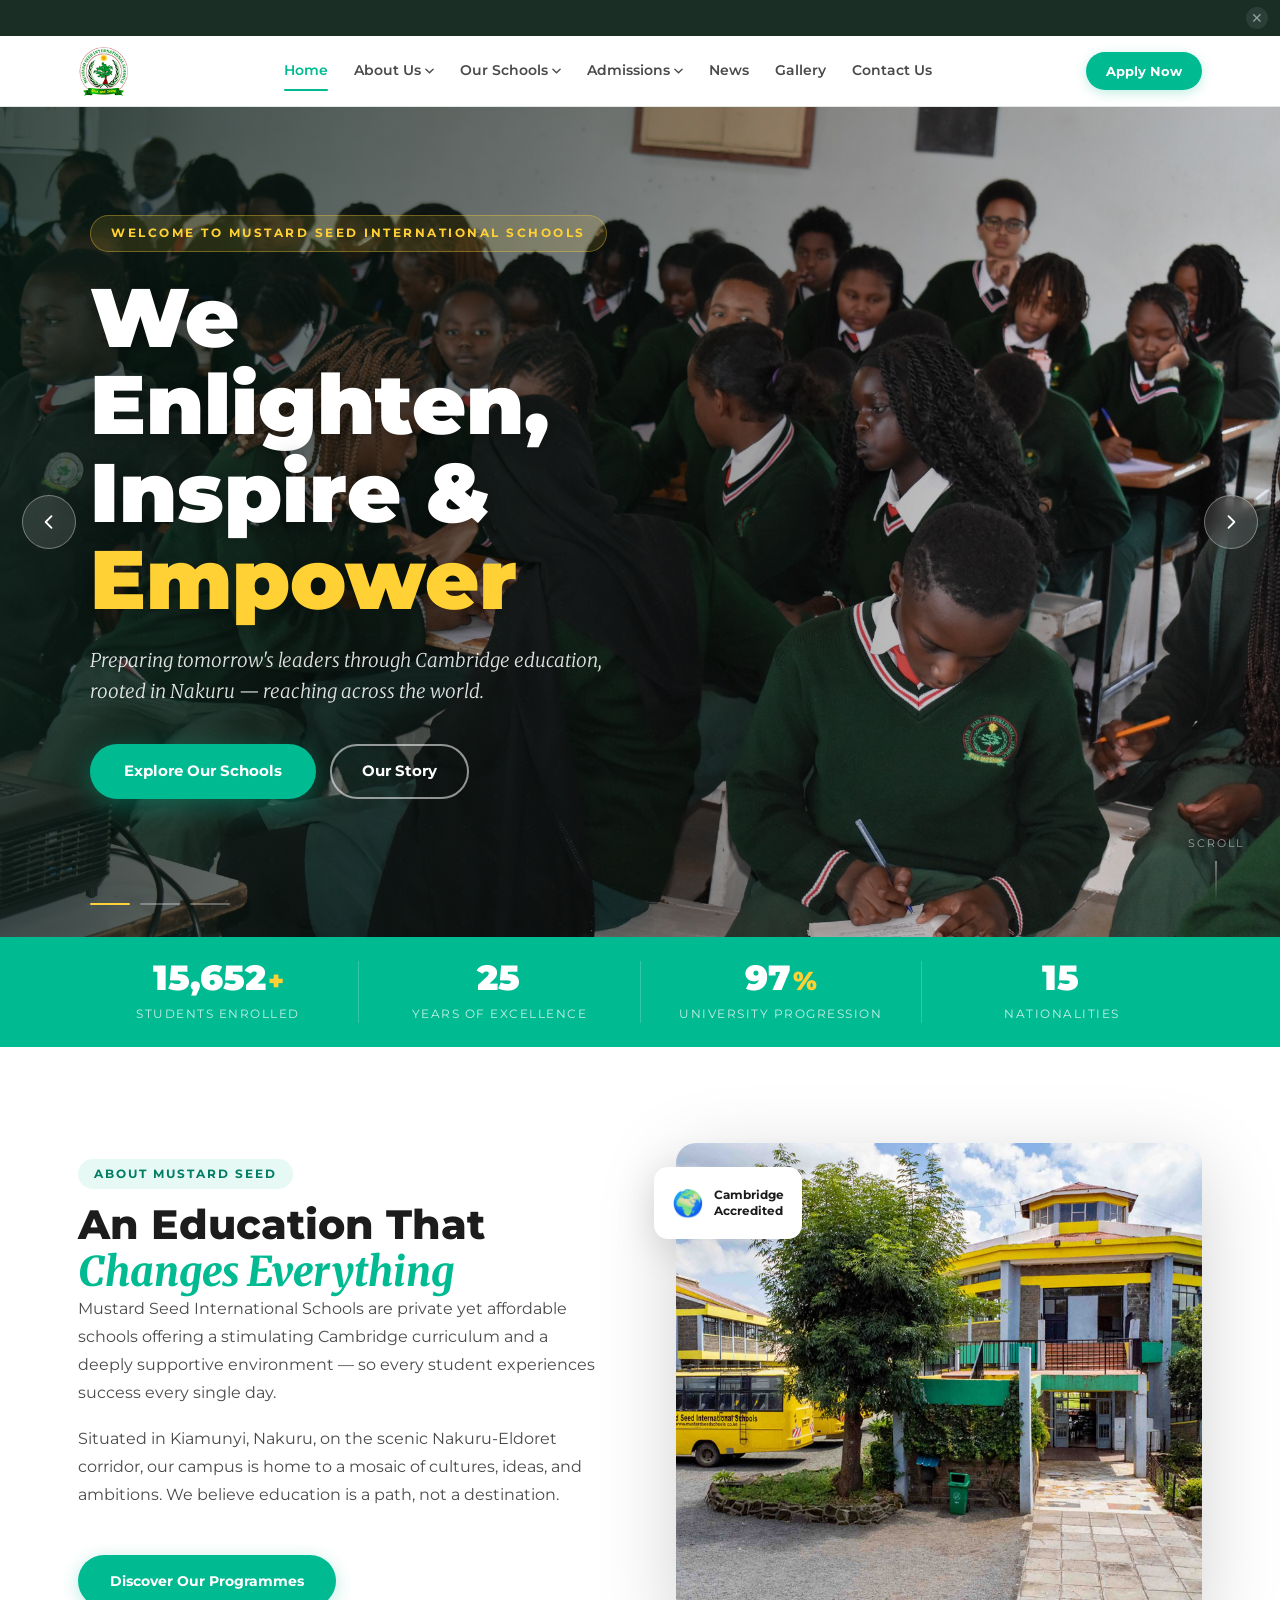
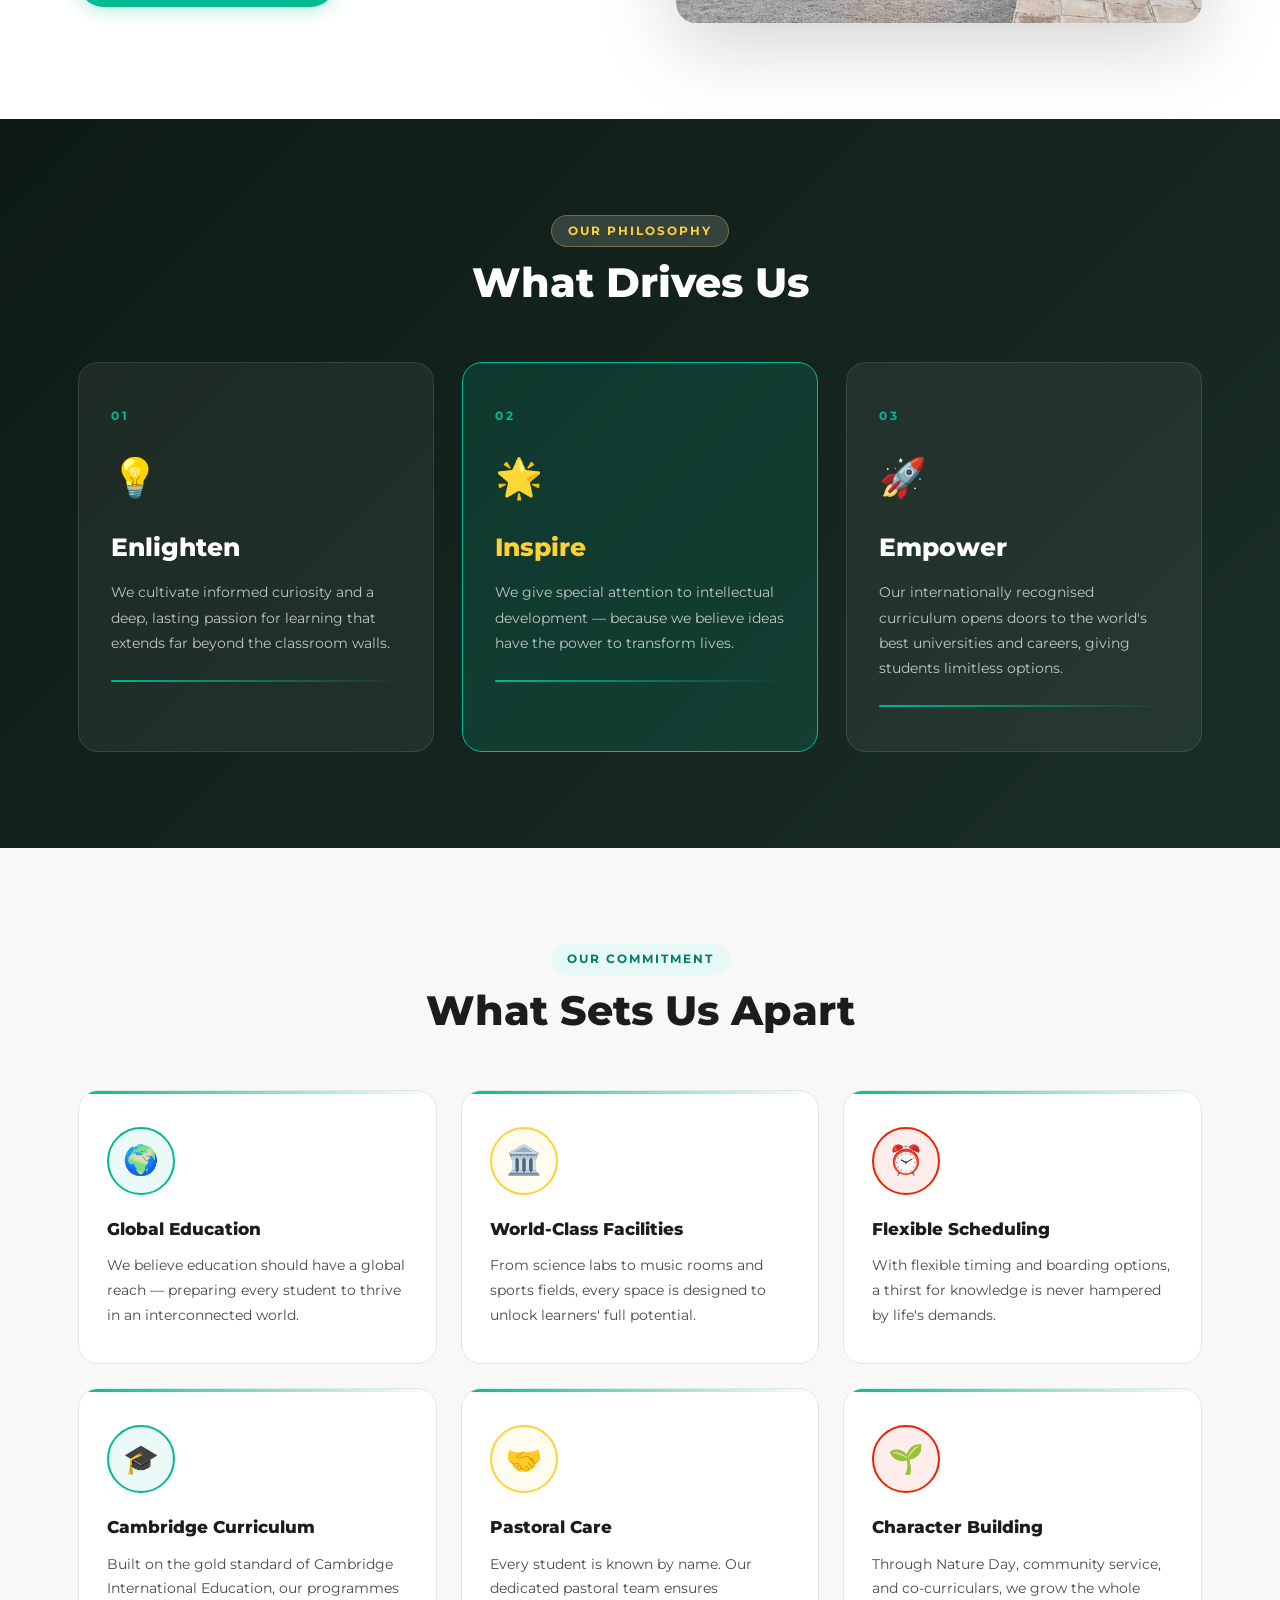
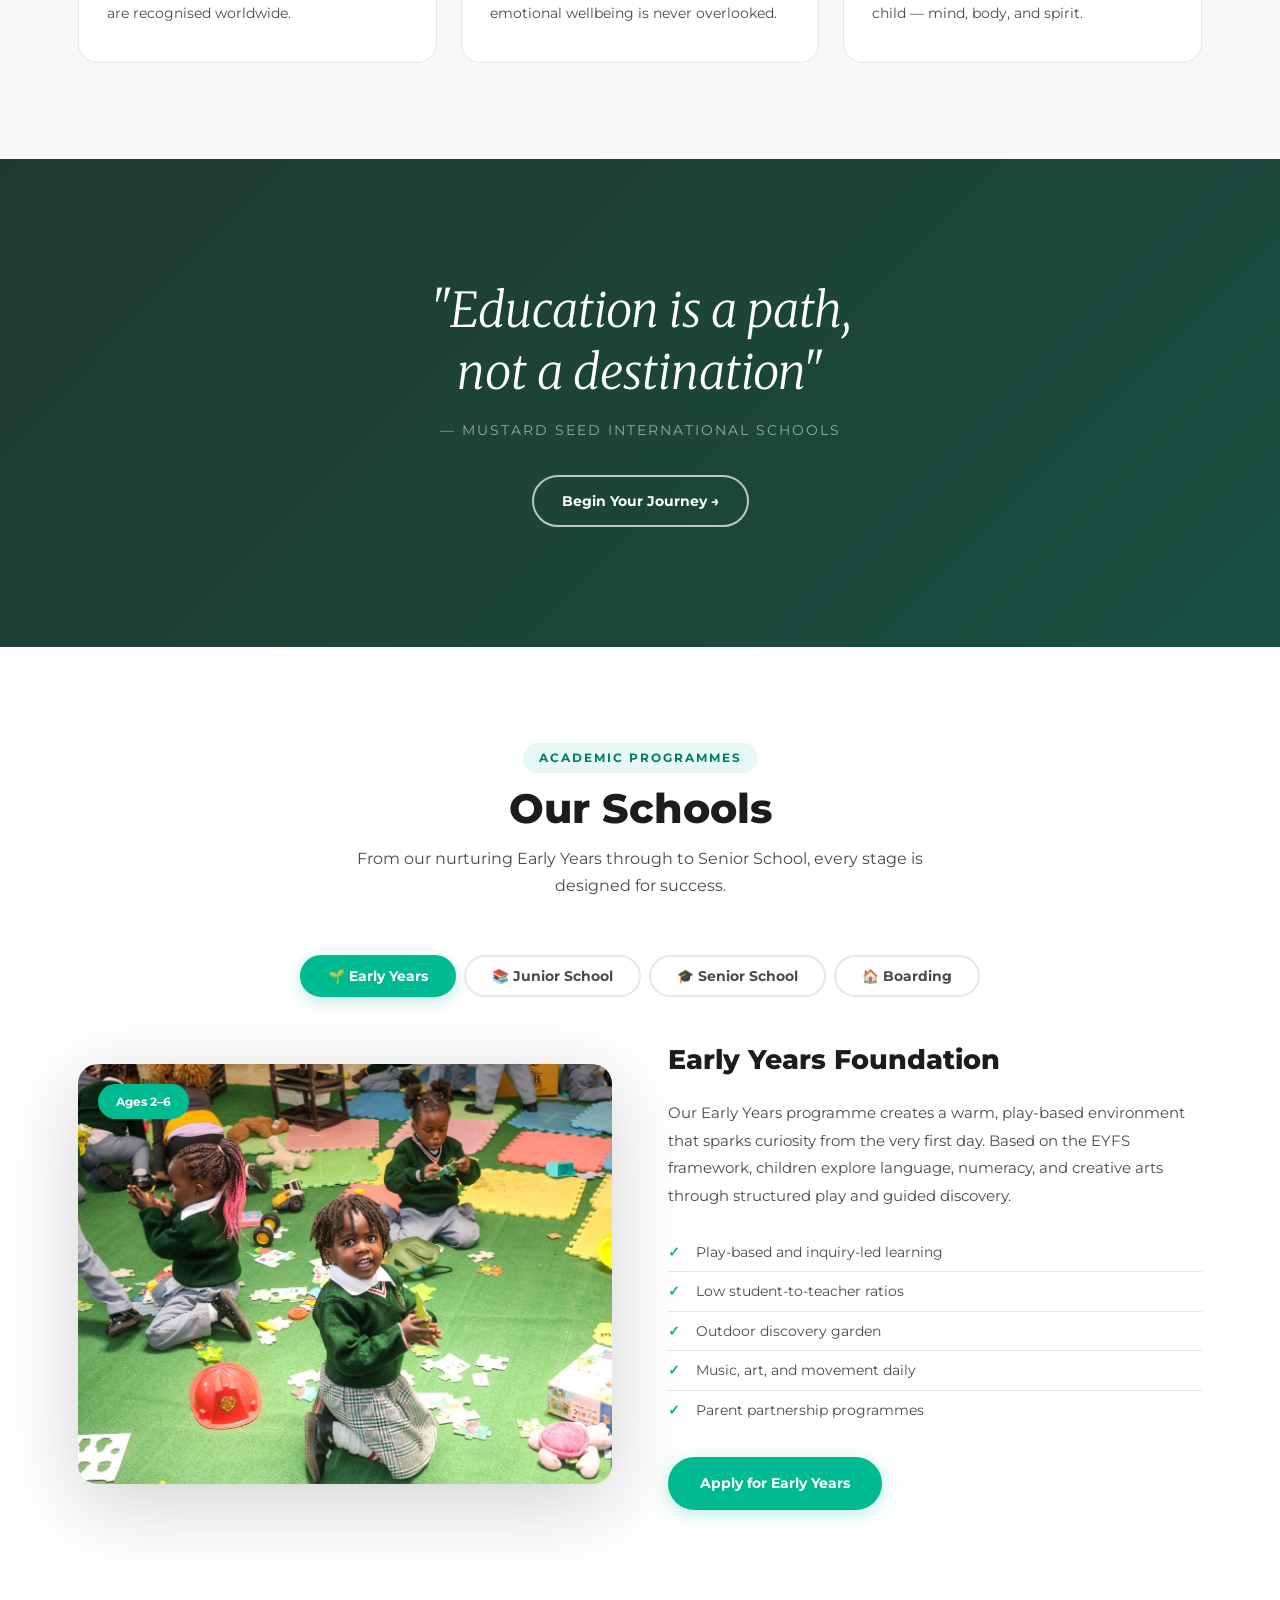
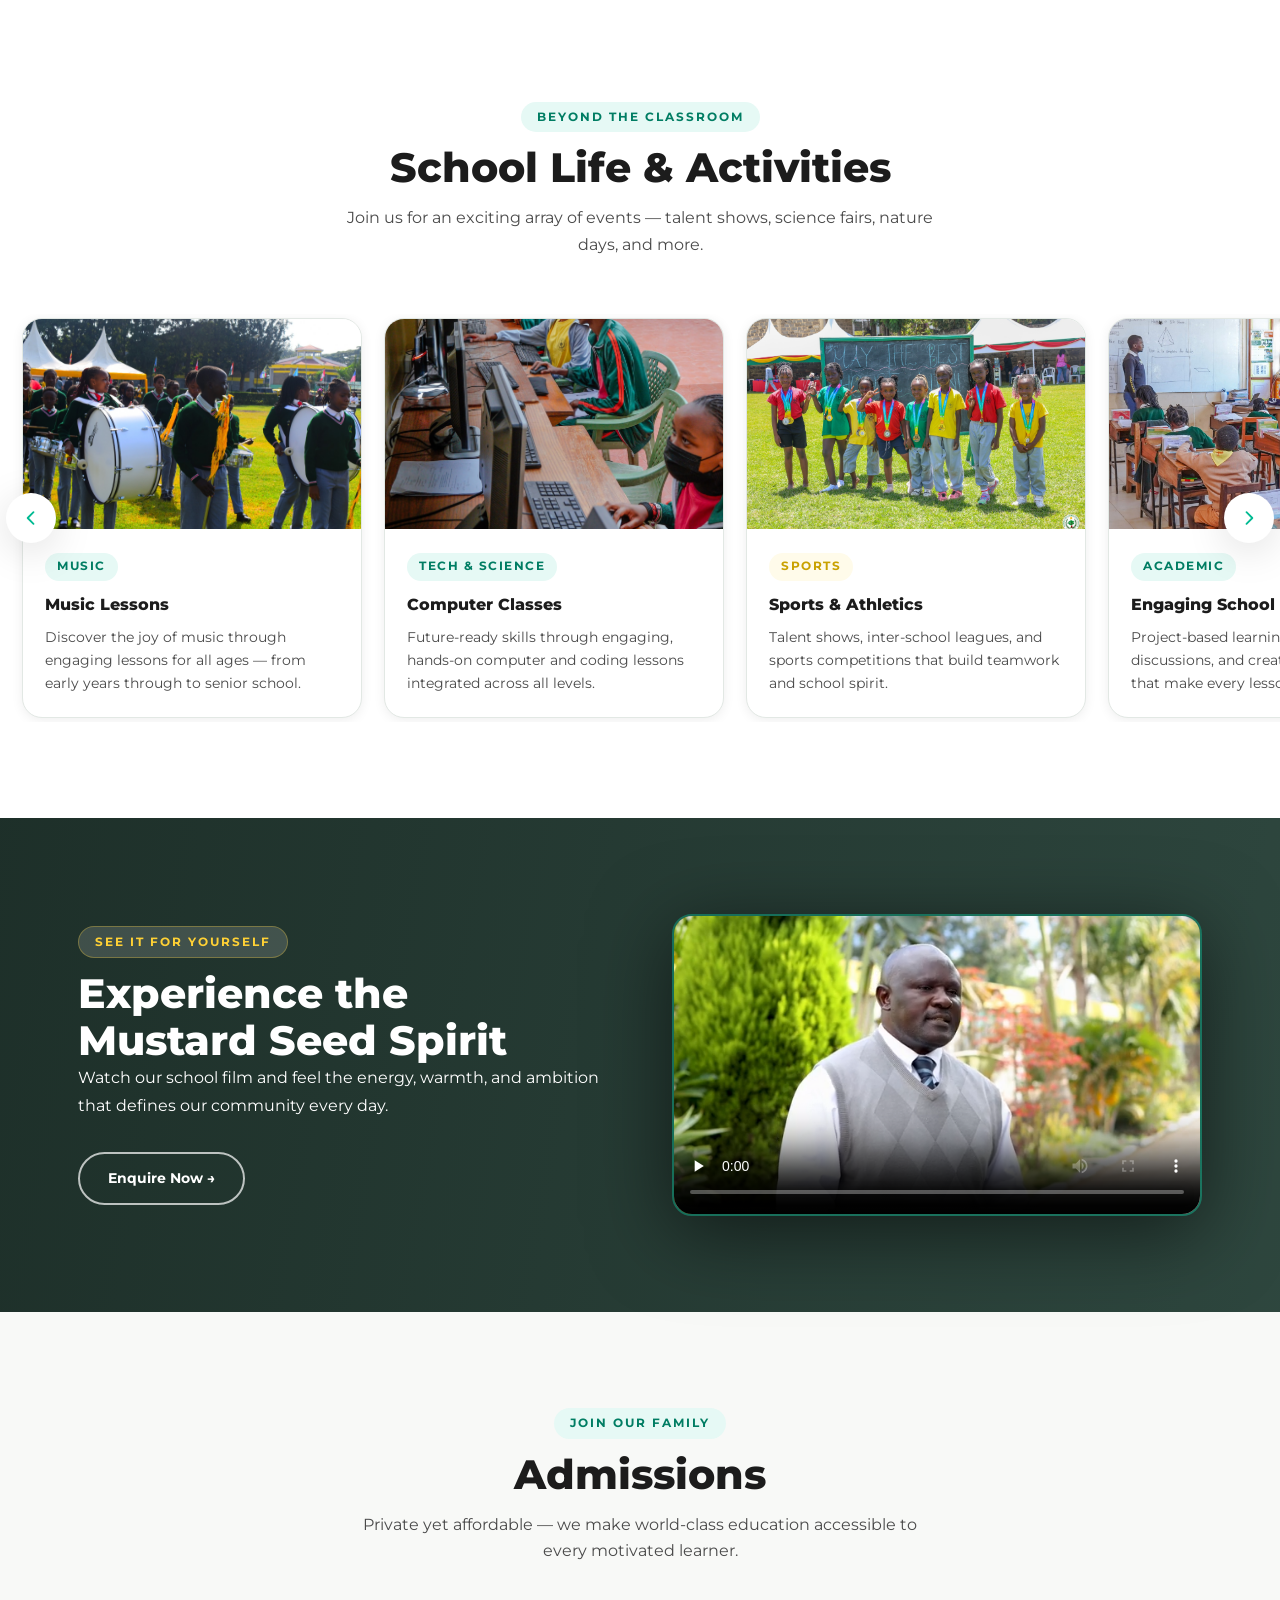
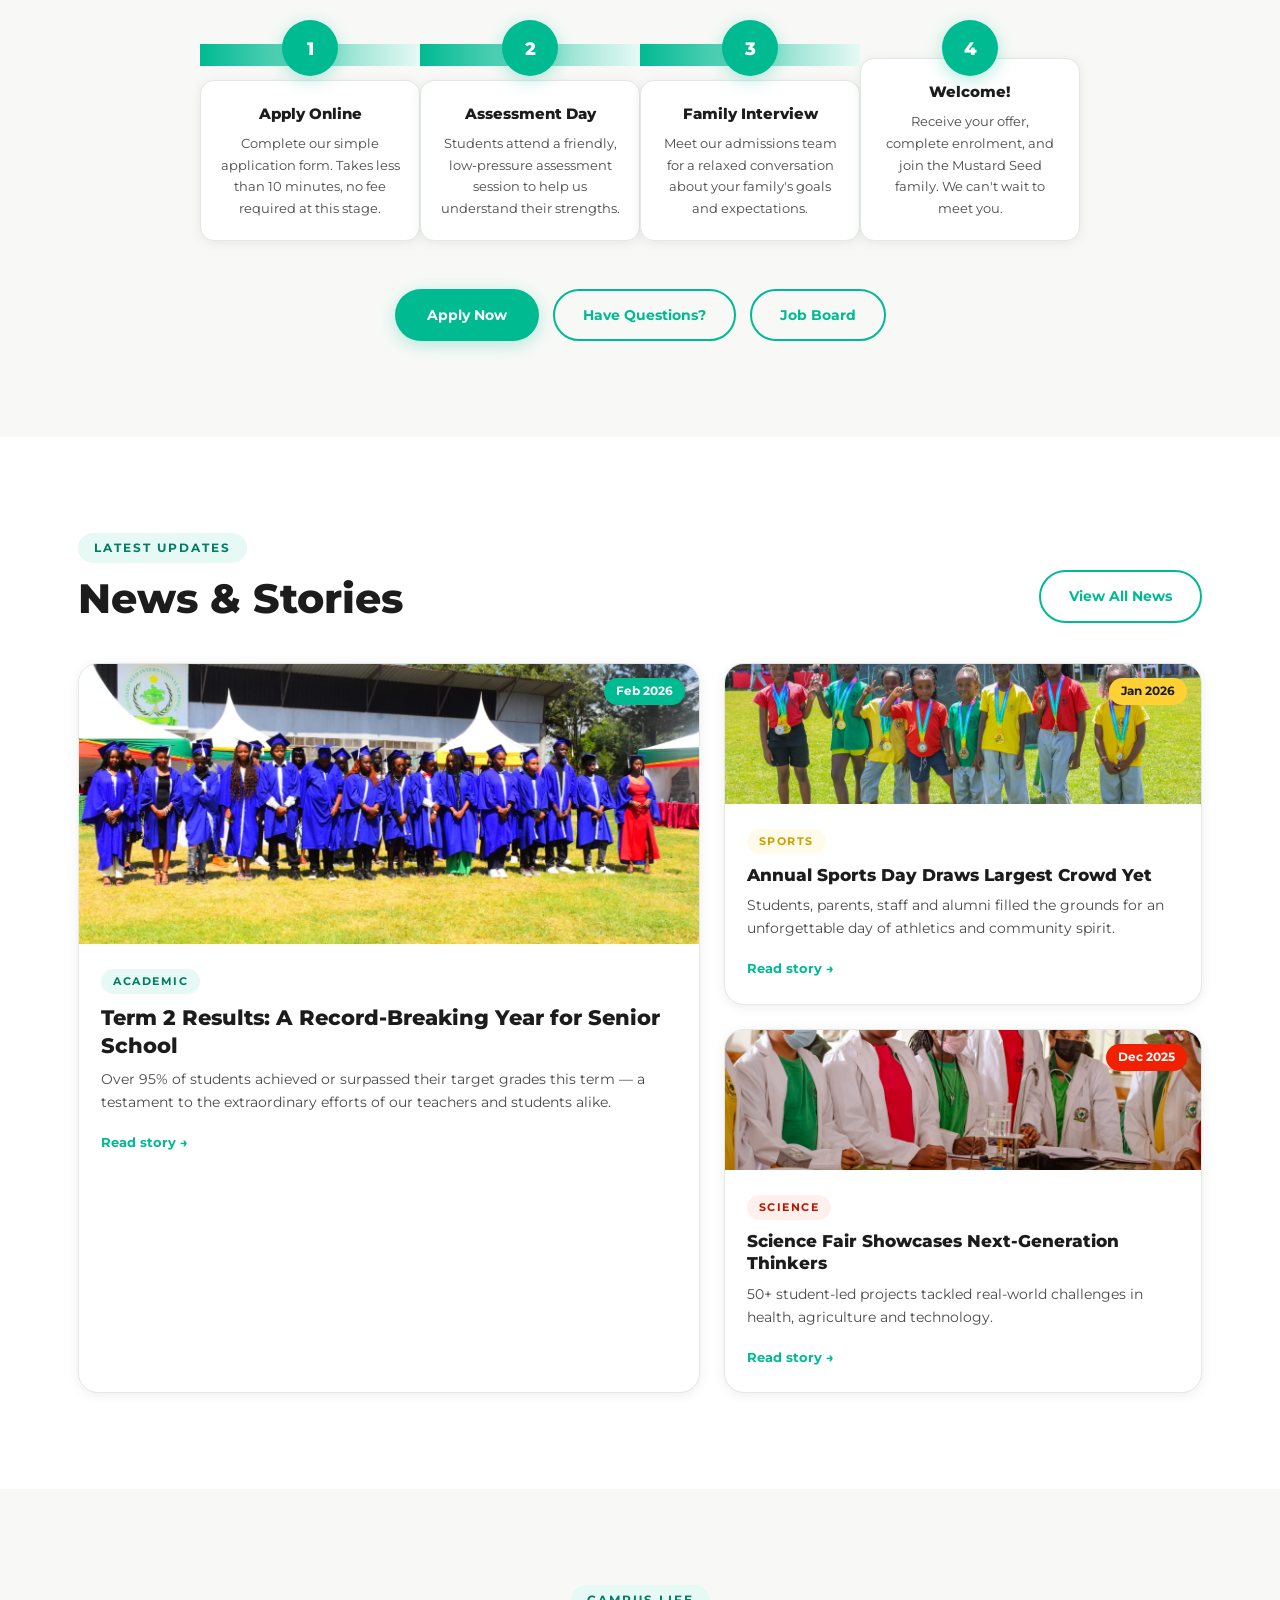
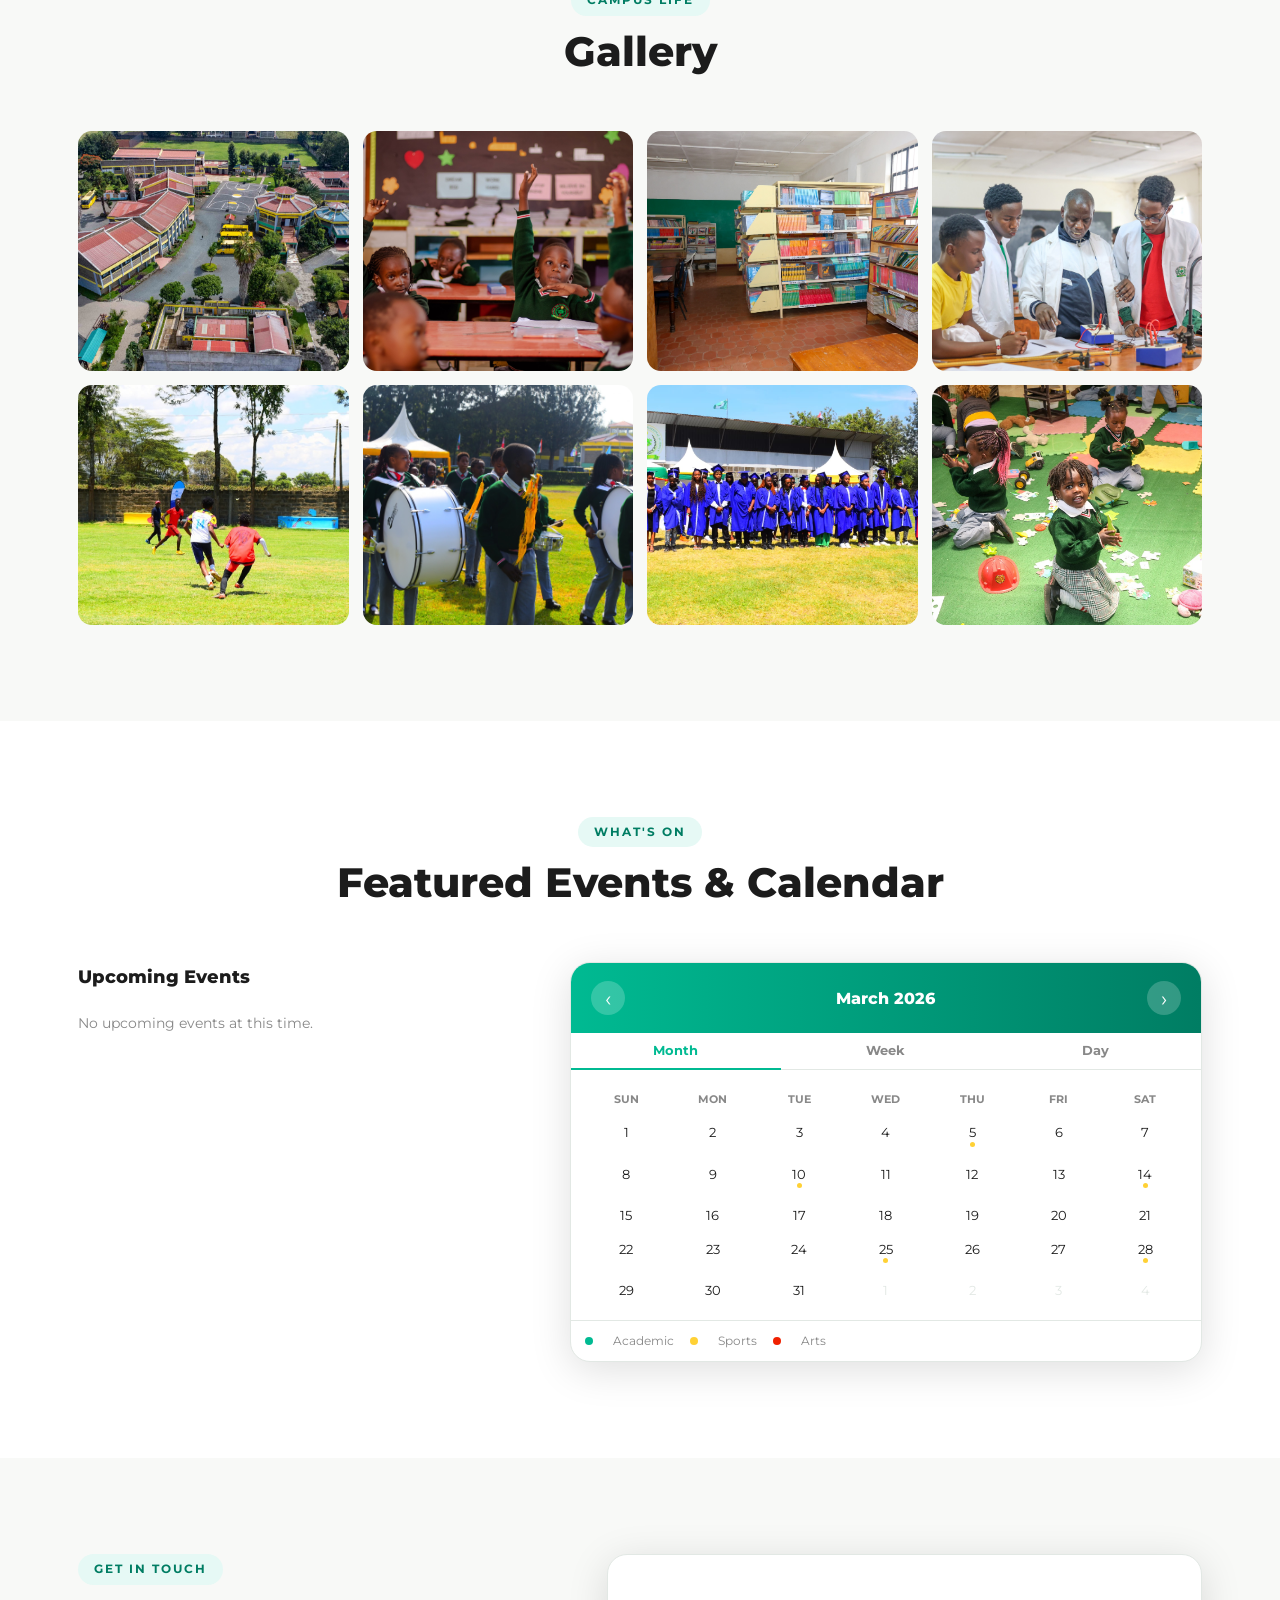
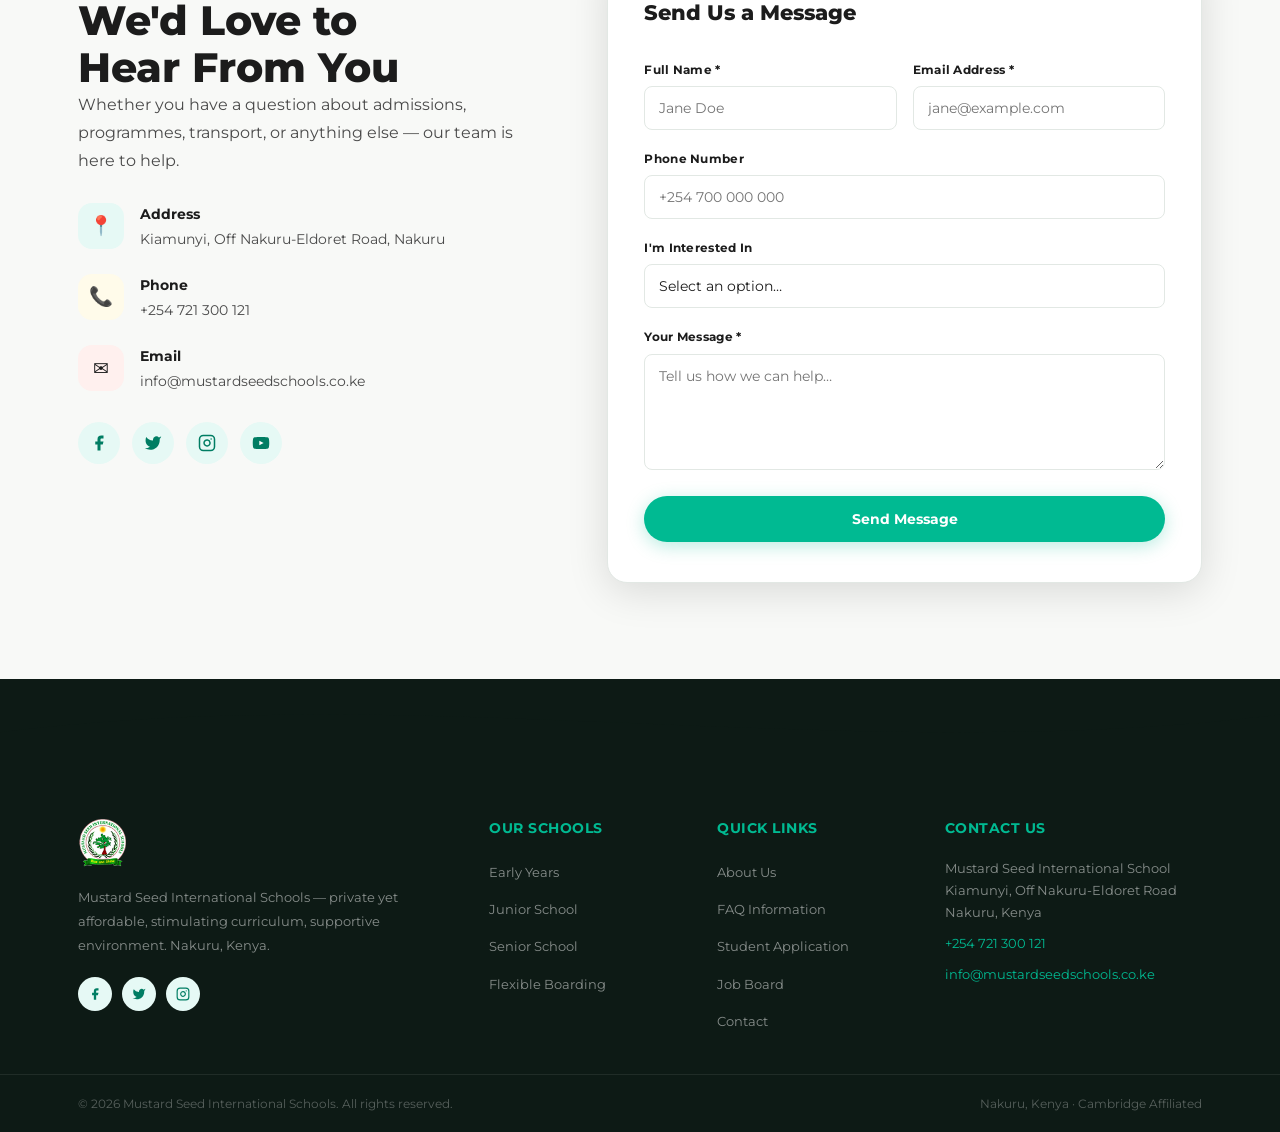
<file: index.html>
<!DOCTYPE html>
<html lang="en">

<head>
  <meta charset="UTF-8" />
  <meta name="viewport" content="width=device-width,initial-scale=1.0" />
  <title>Mustard Seed International Schools — Enlighten · Inspire · Empower</title>
  <meta name="description"
    content="Mustard Seed International Schools, Nakuru — Cambridge curriculum, Early Years through Senior School." />
  <link rel="icon" href="logo.png" type="image/png" />
  <link rel="preconnect" href="https://fonts.googleapis.com" />
  <link rel="preconnect" href="https://fonts.gstatic.com" crossorigin />
  <link
    href="https://fonts.googleapis.com/css2?family=Montserrat:ital,wght@0,400;0,500;0,600;0,700;0,800;0,900;1,400&family=Merriweather:ital,wght@0,300;0,400;0,700;1,300;1,400&display=swap"
    rel="stylesheet" />
  <link rel="stylesheet" href="index.css" />
</head>

<body class="page-loading">

  <!-- ══════════════════════════════════════
     PAGE LOADER
════════════════════════════════════════ -->
  <div id="page-loader" class="page-loader">
    <div class="loader-inner">
      <img src="logo.png" alt="Mustard Seed" class="loader-logo" />
      <div class="loader-bar"><span id="loader-fill"></span></div>
    </div>
  </div>

  <!-- ══════════════════════════════════════
     ANNOUNCEMENT RIBBON
════════════════════════════════════════ -->
  <div class="ribbon" id="ribbon">
    <div class="ribbon-track">
      <span>📞 +254721300121</span>
      <span class="ribbon-dot"></span>
      <span>✉ info@mustardseedschools.co.ke</span>
      <span class="ribbon-dot"></span>
      <span>📍 Kiamunyi, Off Nakuru-Eldoret Road, Nakuru</span>
      <span class="ribbon-dot"></span>
      <span>🗓️ Term 2 — Now Enrolling for 2026/2027</span>
      <span class="ribbon-dot"></span>
      <span>📞 +254721300121</span>
      <span class="ribbon-dot"></span>
      <span>✉ info@mustardseedschools.co.ke</span>
      <span class="ribbon-dot"></span>
      <span>📍 Kiamunyi, Off Nakuru-Eldoret Road, Nakuru</span>
      <span class="ribbon-dot"></span>
      <span>🗓️ Term 2 — Now Enrolling for 2026/2027</span>
    </div>
    <button class="ribbon-close" id="ribbon-close" aria-label="Close announcement">✕</button>
  </div>

  <!-- ══════════════════════════════════════
     MAIN HEADER
════════════════════════════════════════ -->
  <header class="site-header" id="site-header">
    <div class="header-container">
      <a href="#home" class="header-logo-link" id="logo-link">
        <img src="logo.png" alt="Mustard Seed International Schools" class="header-logo" />
      </a>

      <nav class="main-nav" id="main-nav" aria-label="Primary navigation">
        <ul class="nav-menu" id="nav-menu">
          <li><a href="#home" class="nav-item active" data-section="home">Home</a></li>
          <li class="nav-has-sub">
            <a href="#about" class="nav-item" data-section="about">About Us <svg class="chevron" viewBox="0 0 10 6">
                <path d="M1 1l4 4 4-4" fill="none" stroke="currentColor" stroke-width="1.5" stroke-linecap="round" />
              </svg></a>
            <div class="nav-sub">
              <a href="mission-and-vision.html">Our Mission &amp; Vision</a>
              <a href="core-values.html">Core Values</a>
              <a href="school-overview.html">School Overview</a>
            </div>
          </li>
          <li class="nav-has-sub">
            <a href="#schools" class="nav-item" data-section="schools">Our Schools <svg class="chevron"
                viewBox="0 0 10 6">
                <path d="M1 1l4 4 4-4" fill="none" stroke="currentColor" stroke-width="1.5" stroke-linecap="round" />
              </svg></a>
            <div class="nav-sub">
              <a href="#schools" onclick="document.getElementById('tab-early').click()">Early Years</a>
              <a href="#schools" onclick="document.getElementById('tab-junior').click()">Junior School</a>
              <a href="#schools" onclick="document.getElementById('tab-senior').click()">Senior School</a>
              <a href="#schools" onclick="document.getElementById('tab-boarding').click()">Flexible Boarding</a>
            </div>
          </li>
          <li class="nav-has-sub">
            <a href="#admissions" class="nav-item" data-section="admissions">Admissions <svg class="chevron"
                viewBox="0 0 10 6">
                <path d="M1 1l4 4 4-4" fill="none" stroke="currentColor" stroke-width="1.5" stroke-linecap="round" />
              </svg></a>
            <div class="nav-sub">
              <a href="#admissions">How to Apply</a>
              <a href="#admissions">FAQ</a>
            </div>
          </li>
          <li><a href="#news" class="nav-item" data-section="news">News</a></li>
          <li><a href="#gallery" class="nav-item" data-section="gallery">Gallery</a></li>
          <li><a href="#contact" class="nav-item" data-section="contact">Contact Us</a></li>
        </ul>
      </nav>

      <div class="header-actions">
        <a href="#admissions" class="hdr-btn hdr-filled" id="hdr-register">Apply Now</a>
        <button class="burger" id="burger" aria-label="Toggle menu" aria-expanded="false">
          <span></span><span></span><span></span>
        </button>
      </div>
    </div>
  </header>

  <!-- ══════════════════════════════════════
     HERO — CINEMATIC SLIDER
════════════════════════════════════════ -->
  <section class="hero" id="home">
    <!-- Slide backgrounds -->
    <div class="hero-slides" id="hero-slides">
      <div class="hero-slide active" style="background-image:url('tbd.jpg')" data-idx="0"></div>
      <div class="hero-slide" style="background-image:url('SL1.jpg')" data-idx="1"></div>
      <div class="hero-slide" style="background-image:url('Trip5.jpg')" data-idx="2"></div>
    </div>

    <!-- Gradient veil -->
    <div class="hero-veil"></div>

    <!-- Animated mesh overlay -->
    <div class="hero-mesh"></div>

    <!-- Content panels (one per slide) -->
    <div class="hero-panels" id="hero-panels">
      <div class="hero-panel active" data-idx="0">
        <div class="hero-inner">
          <div class="hero-eyebrow">Welcome to Mustard Seed International Schools</div>
          <h1 class="hero-headline">
            <span class="line-reveal">We Enlighten,</span>
            <span class="line-reveal">Inspire &amp;</span>
            <span class="line-reveal accent">Empower</span>
          </h1>
          <p class="hero-sub">Preparing tomorrow's leaders through Cambridge education, rooted in Nakuru — reaching
            across the world.</p>
          <div class="hero-btns">
            <a href="#schools" class="btn-hero-primary" id="hero-cta-1">Explore Our Schools</a>
            <a href="#about" class="btn-hero-ghost" id="hero-cta-about">Our Story</a>
          </div>
        </div>
      </div>
      <div class="hero-panel" data-idx="1">
        <div class="hero-inner">
          <div class="hero-eyebrow">A Vibrant School Community</div>
          <h1 class="hero-headline">
            <span class="line-reveal">600+ Students.</span>
            <span class="line-reveal">15 Nationalities.</span>
            <span class="line-reveal accent">One Family.</span>
          </h1>
          <p class="hero-sub">A multicultural community where every child is known, valued, and challenged to grow.</p>
          <div class="hero-btns">
            <a href="#about" class="btn-hero-primary" id="hero-cta-2">Meet Our Community</a>
          </div>
        </div>
      </div>
      <div class="hero-panel" data-idx="2">
        <div class="hero-inner">
          <div class="hero-eyebrow">Cambridge International Education</div>
          <h1 class="hero-headline">
            <span class="line-reveal">Global Education.</span>
            <span class="line-reveal">Local Heart.</span>
            <span class="line-reveal accent">Boundless Future.</span>
          </h1>
          <p class="hero-sub">97% of our graduates progress to university. Your child's story starts here.</p>
          <div class="hero-btns">
            <a href="#admissions" class="btn-hero-primary" id="hero-cta-3">Apply Now</a>
            <a href="#video-section" class="btn-hero-ghost" id="hero-cta-video">Watch Our Film</a>
          </div>
        </div>
      </div>
    </div>

    <!-- Slider controls -->
    <button class="hero-arrow left" id="hero-prev" aria-label="Previous slide">
      <svg viewBox="0 0 24 24">
        <path d="M15 19l-7-7 7-7" fill="none" stroke="currentColor" stroke-width="2.2" stroke-linecap="round"
          stroke-linejoin="round" />
      </svg>
    </button>
    <button class="hero-arrow right" id="hero-next" aria-label="Next slide">
      <svg viewBox="0 0 24 24">
        <path d="M9 5l7 7-7 7" fill="none" stroke="currentColor" stroke-width="2.2" stroke-linecap="round"
          stroke-linejoin="round" />
      </svg>
    </button>

    <!-- Progress dots + timer bars -->
    <div class="hero-progress" id="hero-progress">
      <div class="hero-prog-item active" data-idx="0"><span class="prog-line"><i id="p0"></i></span></div>
      <div class="hero-prog-item" data-idx="1"><span class="prog-line"><i id="p1"></i></span></div>
      <div class="hero-prog-item" data-idx="2"><span class="prog-line"><i id="p2"></i></span></div>
    </div>

    <!-- Scroll cue -->
    <div class="hero-scroll-cue"><span>Scroll</span>
      <div class="scroll-line"></div>
    </div>
  </section>

  <!-- ══════════════════════════════════════
     BRAND RIBBON (Key Stats Strip)
════════════════════════════════════════ -->
  <div class="brand-strip">
    <div class="brand-strip-inner">
      <div class="bstrip-item">
        <strong class="bstrip-num" data-target="15652">0</strong><span class="bstrip-plus">+</span>
        <span class="bstrip-label">Students Enrolled</span>
      </div>
      <div class="bstrip-divider"></div>
      <div class="bstrip-item">
        <strong class="bstrip-num" data-target="25">0</strong><span class="bstrip-plus"></span>
        <span class="bstrip-label">Years of Excellence</span>
      </div>
      <div class="bstrip-divider"></div>
      <div class="bstrip-item">
        <strong class="bstrip-num" data-target="97">0</strong><span class="bstrip-plus">%</span>
        <span class="bstrip-label">University Progression</span>
      </div>
      <div class="bstrip-divider"></div>
      <div class="bstrip-item">
        <strong class="bstrip-num" data-target="15">0</strong><span class="bstrip-plus"></span>
        <span class="bstrip-label">Nationalities</span>
      </div>
    </div>
  </div>

  <!-- ══════════════════════════════════════
     ABOUT / PILLARS
════════════════════════════════════════ -->
  <section class="section about-section" id="about">
    <div class="container">
      <div class="two-col-layout reverse-lap">
        <div class="col-text reveal-left">
          <div class="eyebrow-label green-label">About Mustard Seed</div>
          <h2 class="section-title">An Education That<br /><em>Changes Everything</em></h2>
          <p class="body-text">Mustard Seed International Schools are private yet affordable schools offering a
            stimulating Cambridge curriculum and a deeply supportive environment — so every student experiences success
            every single day.</p>
          <p class="body-text">Situated in Kiamunyi, Nakuru, on the scenic Nakuru-Eldoret corridor, our campus is home
            to a mosaic of cultures, ideas, and ambitions. We believe education is a path, not a destination.</p>
          <a href="#schools" class="btn-primary" id="about-cta">Discover Our Programmes</a>
        </div>
        <div class="col-visual reveal-right">
          <div class="img-stack">
            <img src="Dining Hall.jpg" alt="School campus aerial" class="img-stack-main" loading="lazy" />
            <div class="img-stack-badge">
              <span class="badge-icon">🌍</span>
              <span class="badge-text">Cambridge<br />Accredited</span>
            </div>
            <div class="img-stack-accent"></div>
          </div>
        </div>
      </div>
    </div>
  </section>

  <!-- ══════════════════════════════════════
     CORE VALUES PILLARS
════════════════════════════════════════ -->
  <section class="section pillar-section" id="pillar-section">
    <div class="pillar-bg"></div>
    <div class="container">
      <div class="section-header center reveal-up">
        <div class="eyebrow-label light-label">Our Philosophy</div>
        <h2 class="section-title white-text">What Drives Us</h2>
      </div>
      <div class="pillars-grid">
        <div class="pillar-card reveal-up" style="--delay:0s">
          <div class="pillar-num">01</div>
          <div class="pillar-icon-wrap">💡</div>
          <h3 class="pillar-heading">Enlighten</h3>
          <p class="pillar-body">We cultivate informed curiosity and a deep, lasting passion for learning that extends
            far beyond the classroom walls.</p>
          <div class="pillar-line"></div>
        </div>
        <div class="pillar-card bright reveal-up" style="--delay:0.12s">
          <div class="pillar-num">02</div>
          <div class="pillar-icon-wrap">🌟</div>
          <h3 class="pillar-heading">Inspire</h3>
          <p class="pillar-body">We give special attention to intellectual development — because we believe ideas have
            the power to transform lives.</p>
          <div class="pillar-line"></div>
        </div>
        <div class="pillar-card reveal-up" style="--delay:0.24s">
          <div class="pillar-num">03</div>
          <div class="pillar-icon-wrap">🚀</div>
          <h3 class="pillar-heading">Empower</h3>
          <p class="pillar-body">Our internationally recognised curriculum opens doors to the world's best universities
            and careers, giving students limitless options.</p>
          <div class="pillar-line"></div>
        </div>
      </div>
    </div>
  </section>

  <!-- ══════════════════════════════════════
     WHAT WE OFFER — FEATURE CARDS
════════════════════════════════════════ -->
  <section class="section offer-section" id="offer">
    <div class="container">
      <div class="section-header center reveal-up">
        <div class="eyebrow-label green-label">Our Commitment</div>
        <h2 class="section-title">What Sets Us Apart</h2>
      </div>
      <div class="offer-grid">
        <div class="offer-card reveal-up" style="--delay:0s">
          <div class="offer-icon-ring" style="--ring:#00ba92">
            <span>🌍</span>
          </div>
          <h3>Global Education</h3>
          <p>We believe education should have a global reach — preparing every student to thrive in an interconnected
            world.</p>
          <div class="offer-hover-bar"></div>
        </div>
        <div class="offer-card reveal-up" style="--delay:0.1s">
          <div class="offer-icon-ring" style="--ring:#ffd135">
            <span>🏛️</span>
          </div>
          <h3>World-Class Facilities</h3>
          <p>From science labs to music rooms and sports fields, every space is designed to unlock learners' full
            potential.</p>
          <div class="offer-hover-bar"></div>
        </div>
        <div class="offer-card reveal-up" style="--delay:0.2s">
          <div class="offer-icon-ring" style="--ring:#f02000">
            <span>⏰</span>
          </div>
          <h3>Flexible Scheduling</h3>
          <p>With flexible timing and boarding options, a thirst for knowledge is never hampered by life's demands.</p>
          <div class="offer-hover-bar"></div>
        </div>
        <div class="offer-card reveal-up" style="--delay:0.3s">
          <div class="offer-icon-ring" style="--ring:#00ba92">
            <span>🎓</span>
          </div>
          <h3>Cambridge Curriculum</h3>
          <p>Built on the gold standard of Cambridge International Education, our programmes are recognised worldwide.
          </p>
          <div class="offer-hover-bar"></div>
        </div>
        <div class="offer-card reveal-up" style="--delay:0.4s">
          <div class="offer-icon-ring" style="--ring:#ffd135">
            <span>🤝</span>
          </div>
          <h3>Pastoral Care</h3>
          <p>Every student is known by name. Our dedicated pastoral team ensures emotional wellbeing is never
            overlooked.</p>
          <div class="offer-hover-bar"></div>
        </div>
        <div class="offer-card reveal-up" style="--delay:0.5s">
          <div class="offer-icon-ring" style="--ring:#f02000">
            <span>🌱</span>
          </div>
          <h3>Character Building</h3>
          <p>Through Nature Day, community service, and co-curriculars, we grow the whole child — mind, body, and
            spirit.</p>
          <div class="offer-hover-bar"></div>
        </div>
      </div>
    </div>
  </section>

  <!-- ══════════════════════════════════════
     PARALLAX QUOTE BREAK
════════════════════════════════════════ -->
  <div class="parallax-break" id="quote-break" style="background-image:url('gallery-sep2023-02.jpg')">
    <div class="parallax-scrim"></div>
    <div class="parallax-content reveal-up">
      <blockquote class="big-quote">
        "Education is a path,<br />not a destination"
      </blockquote>
      <p class="quote-attr">— Mustard Seed International Schools</p>
      <a href="#admissions" class="btn-outline-white" id="parallax-apply">Begin Your Journey →</a>
    </div>
  </div>

  <!-- ══════════════════════════════════════
     OUR SCHOOLS — TABS
════════════════════════════════════════ -->
  <section class="section schools-section" id="schools">
    <div class="container">
      <div class="section-header center reveal-up">
        <div class="eyebrow-label green-label">Academic Programmes</div>
        <h2 class="section-title">Our Schools</h2>
        <p class="section-desc">From our nurturing Early Years through to Senior School, every stage is designed for
          success.</p>
      </div>

      <div class="school-tabs" id="school-tabs">
        <button class="school-tab active" data-tab="early" id="tab-early">🌱 Early Years</button>
        <button class="school-tab" data-tab="junior" id="tab-junior">📚 Junior School</button>
        <button class="school-tab" data-tab="senior" id="tab-senior">🎓 Senior School</button>
        <button class="school-tab" data-tab="boarding" id="tab-boarding">🏠 Boarding</button>
      </div>

      <div class="school-panels">
        <div class="school-panel active" id="panel-early">
          <div class="school-panel-layout">
            <div class="school-panel-img">
              <img src="EY1.jpg" alt="Early Years" loading="lazy" />
              <div class="panel-img-badge green-badge-pill">Ages 2–6</div>
            </div>
            <div class="school-panel-text">
              <h3>Early Years Foundation</h3>
              <p>Our Early Years programme creates a warm, play-based environment that sparks curiosity from the very
                first day. Based on the EYFS framework, children explore language, numeracy, and creative arts through
                structured play and guided discovery.</p>
              <ul class="check-list">
                <li>Play-based and inquiry-led learning</li>
                <li>Low student-to-teacher ratios</li>
                <li>Outdoor discovery garden</li>
                <li>Music, art, and movement daily</li>
                <li>Parent partnership programmes</li>
              </ul>
              <a href="#admissions" class="btn-primary" id="cta-early">Apply for Early Years</a>
            </div>
          </div>
        </div>
        <div class="school-panel" id="panel-junior">
          <div class="school-panel-layout">
            <div class="school-panel-img">
              <img src="JS2.jpg" alt="Junior School" loading="lazy" />
              <div class="panel-img-badge yellow-badge-pill">Ages 6–12</div>
            </div>
            <div class="school-panel-text">
              <h3>Junior School</h3>
              <p>Building on early foundations, Junior School develops critical thinkers and confident communicators
                through the Cambridge Primary programme. Students are encouraged to ask questions, collaborate, and lead
                — skills that last a lifetime.</p>
              <ul class="check-list">
                <li>Cambridge Primary (Maths, English, Science)</li>
                <li>ICT integration across all subjects</li>
                <li>Drama, music, and art clubs</li>
                <li>School library &amp; reading programme</li>
                <li>Inter-school sports competitions</li>
              </ul>
              <a href="#admissions" class="btn-primary" id="cta-junior">Apply for Junior School</a>
            </div>
          </div>
        </div>
        <div class="school-panel" id="panel-senior">
          <div class="school-panel-layout">
            <div class="school-panel-img">
              <img src="School View Senior Section.jpg" alt="Senior School" loading="lazy" />
              <div class="panel-img-badge red-badge-pill">Ages 12–18</div>
            </div>
            <div class="school-panel-text">
              <h3>Senior School</h3>
              <p>Senior School unlocks the world's best universities. Students pursue Cambridge IGCSE and A-Level
                qualifications with expert guidance, university counselling, and leadership opportunities that build the
                whole person.</p>
              <ul class="check-list">
                <li>Cambridge IGCSE &amp; A Levels</li>
                <li>Dedicated university counsellor</li>
                <li>Science labs, computer centre &amp; library</li>
                <li>Leadership, debate, and MUN clubs</li>
                <li>97% university progression rate</li>
              </ul>
              <a href="#admissions" class="btn-primary" id="cta-senior">Apply for Senior School</a>
            </div>
          </div>
        </div>
        <div class="school-panel" id="panel-boarding">
          <div class="school-panel-layout">
            <div class="school-panel-img">
              <img src="Boarders Termly Trip.jpg" alt="Flexible Boarding" loading="lazy" />
              <div class="panel-img-badge green-badge-pill">Weekly &amp; Full Boarding</div>
            </div>
            <div class="school-panel-text">
              <h3>Flexible Boarding</h3>
              <p>Our boarding option provides a safe, nurturing home-from-home that complements academic life. Students
                enjoy supervised study hours, recreational activities, and the 24/7 support of our dedicated pastoral
                team.</p>
              <ul class="check-list">
                <li>Weekly and full boarding available</li>
                <li>Supervised evening study halls</li>
                <li>Recreational &amp; fitness facilities</li>
                <li>Nutritious, balanced meals daily</li>
                <li>24/7 pastoral care and security</li>
              </ul>
              <a href="#admissions" class="btn-primary" id="cta-boarding">Apply for Boarding</a>
            </div>
          </div>
        </div>
      </div>
    </div>
  </section>

  <!-- ══════════════════════════════════════
     ACTIVITIES / SCHOOL LIFE MARQUEE + CARDS
════════════════════════════════════════ -->
  <section class="section life-section" id="events">
    <div class="container">
      <div class="section-header center reveal-up">
        <div class="eyebrow-label green-label">Beyond the Classroom</div>
        <h2 class="section-title">School Life &amp; Activities</h2>
        <p class="section-desc">Join us for an exciting array of events — talent shows, science fairs, nature days, and
          more.</p>
      </div>
    </div>

    <!-- Full-width horizontal scroll strip -->
    <div class="life-strip-wrap">
      <div class="life-strip" id="life-strip">
        <div class="life-card" id="lc-music">
          <div class="life-img"><img src="School Band.jpg" alt="Music Lessons" loading="lazy" /></div>
          <div class="life-body">
            <span class="life-cat green-cat">Music</span>
            <h4>Music Lessons</h4>
            <p>Discover the joy of music through engaging lessons for all ages — from early years through to senior
              school.</p>
          </div>
        </div>
        <div class="life-card" id="lc-science">
          <div class="life-img"><img src="ICT Lab 1.jpg" alt="Computer Classes" loading="lazy" /></div>
          <div class="life-body">
            <span class="life-cat green-cat">Tech &amp; Science</span>
            <h4>Computer Classes</h4>
            <p>Future-ready skills through engaging, hands-on computer and coding lessons integrated across all levels.
            </p>
          </div>
        </div>
        <div class="life-card" id="lc-sports">
          <div class="life-img"><img src="Sports Day 1.jpg" alt="School Events" loading="lazy" /></div>
          <div class="life-body">
            <span class="life-cat yellow-cat">Sports</span>
            <h4>Sports &amp; Athletics</h4>
            <p>Talent shows, inter-school leagues, and sports competitions that build teamwork and school spirit.</p>
          </div>
        </div>
        <div class="life-card" id="lc-work">
          <div class="life-img"><img src="Junior School Class.jpg" alt="School Work" loading="lazy" /></div>
          <div class="life-body">
            <span class="life-cat green-cat">Academic</span>
            <h4>Engaging School Work</h4>
            <p>Project-based learning, group discussions, and creative assignments that make every lesson memorable.</p>
          </div>
        </div>
        <div class="life-card" id="lc-nature">
          <div class="life-img"><img src="Tree Planting.jpg" alt="Nature Day" loading="lazy" /></div>
          <div class="life-body">
            <span class="life-cat green-cat">Environment</span>
            <h4>Nature Day</h4>
            <p>We celebrate the world around us — planting trees, cleaning up reserves, and learning to be stewards of
              creation.</p>
          </div>
        </div>
        <div class="life-card" id="lc-certs">
          <div class="life-img"><img src="Awards Trophies.jpg" alt="Certificates" loading="lazy" /></div>
          <div class="life-body">
            <span class="life-cat red-cat">Achievement</span>
            <h4>Certificates &amp; Awards</h4>
            <p>Formal certificates that open doors — recognising skills, dedication, and the hard work of every learner.
            </p>
          </div>
        </div>
        <div class="life-card" id="lc-bus">
          <div class="life-img"><img src="School Transport 1.jpg" alt="School Bus" loading="lazy" /></div>
          <div class="life-body">
            <span class="life-cat yellow-cat">Transport</span>
            <h4>School Bus Network</h4>
            <p>Safe, reliable bus routes spanning Nakuru, ensuring students arrive and return home comfortably every
              day.</p>
          </div>
        </div>
        <div class="life-card" id="lc-teachers">
          <div class="life-img"><img src="Teacher Student Relationship.jpg" alt="Teachers" loading="lazy" /></div>
          <div class="life-body">
            <span class="life-cat green-cat">Faculty</span>
            <h4>Expert Teachers</h4>
            <p>Close to 100 expert faculty members dedicated to shaping futures and inspiring every child in their care.
            </p>
          </div>
        </div>
      </div>
      <button class="strip-btn strip-prev" id="strip-prev" aria-label="Previous">
        <svg viewBox="0 0 24 24">
          <path d="M15 19l-7-7 7-7" fill="none" stroke="currentColor" stroke-width="2.2" stroke-linecap="round"
            stroke-linejoin="round" />
        </svg>
      </button>
      <button class="strip-btn strip-next" id="strip-next" aria-label="Next">
        <svg viewBox="0 0 24 24">
          <path d="M9 5l7 7-7 7" fill="none" stroke="currentColor" stroke-width="2.2" stroke-linecap="round"
            stroke-linejoin="round" />
        </svg>
      </button>
    </div>
  </section>

  <!-- ══════════════════════════════════════
     VIDEO SECTION
════════════════════════════════════════ -->
  <section class="section video-section" id="video-section" style="background-image:url('tbd.jpg')">
    <div class="video-scrim"></div>
    <div class="container video-inner">
      <div class="video-text reveal-left">
        <div class="eyebrow-label light-label">See It For Yourself</div>
        <h2 class="section-title white-text">Experience the<br />Mustard Seed Spirit</h2>
        <p class="body-text white-text">Watch our school film and feel the energy, warmth, and ambition that defines our
          community every day.</p>
        <a href="#contact" class="btn-outline-white" id="video-enquire">Enquire Now →</a>
      </div>
      <div class="video-frame-wrap reveal-right">
        <div class="video-embed-box" id="video-embed-box">
          <video id="school-video" class="video-player" controls preload="none" poster="videoframe_190406.png"
            style="position:absolute; top:0; left:0; width:100%; height:100%; object-fit: cover;">
            <source src="video.mp4" type="video/mp4">
            Your browser does not support the video tag.
          </video>
        </div>
      </div>
    </div>
  </section>

  <!-- ══════════════════════════════════════
     ADMISSIONS — PROCESS
════════════════════════════════════════ -->
  <section class="section admissions-section" id="admissions">
    <div class="container">
      <div class="section-header center reveal-up">
        <div class="eyebrow-label green-label">Join Our Family</div>
        <h2 class="section-title">Admissions</h2>
        <p class="section-desc">Private yet affordable — we make world-class education accessible to every motivated
          learner.</p>
      </div>
      <div class="process-track">
        <div class="process-step reveal-up" style="--delay:0s" id="proc-1">
          <div class="proc-circle"><span>1</span></div>
          <div class="proc-connector"></div>
          <div class="proc-card">
            <h4>Apply Online</h4>
            <p>Complete our simple application form. Takes less than 10 minutes, no fee required at this stage.</p>
          </div>
        </div>
        <div class="process-step reveal-up" style="--delay:0.12s" id="proc-2">
          <div class="proc-circle"><span>2</span></div>
          <div class="proc-connector"></div>
          <div class="proc-card">
            <h4>Assessment Day</h4>
            <p>Students attend a friendly, low-pressure assessment session to help us understand their strengths.</p>
          </div>
        </div>
        <div class="process-step reveal-up" style="--delay:0.24s" id="proc-3">
          <div class="proc-circle"><span>3</span></div>
          <div class="proc-connector"></div>
          <div class="proc-card">
            <h4>Family Interview</h4>
            <p>Meet our admissions team for a relaxed conversation about your family's goals and expectations.</p>
          </div>
        </div>
        <div class="process-step reveal-up" style="--delay:0.36s" id="proc-4">
          <div class="proc-circle"><span>4</span></div>
          <div class="proc-connector last-connector"></div>
          <div class="proc-card">
            <h4>Welcome!</h4>
            <p>Receive your offer, complete enrolment, and join the Mustard Seed family. We can't wait to meet you.</p>
          </div>
        </div>
      </div>
      <div class="admissions-actions reveal-up">
        <a href="#contact" class="btn-primary" id="btn-apply-now">Apply Now</a>
        <a href="#contact" class="btn-outline-green" id="btn-faq">Have Questions?</a>
        <a href="#contact" class="btn-outline-green" id="btn-jobs">Job Board</a>
      </div>
    </div>
  </section>

  <!-- ══════════════════════════════════════
     NEWS
════════════════════════════════════════ -->
  <section class="section news-section" id="news">
    <div class="container">
      <div class="news-header-row reveal-up">
        <div>
          <div class="eyebrow-label green-label">Latest Updates</div>
          <h2 class="section-title">News &amp; Stories</h2>
        </div>
        <a href="#news" class="btn-outline-green" id="news-view-all">View All News</a>
      </div>
      <div class="news-grid">
        <article class="news-card news-card-featured reveal-up" id="news-feat" style="--delay:0s">
          <div class="nc-img-wrap">
            <img src="IGCSE Graduation Class.jpg" alt="IGCSE Graduation" loading="lazy" />
            <div class="nc-date-pip green-pip">Feb 2026</div>
          </div>
          <div class="nc-body">
            <span class="nc-cat green-cat-label">Academic</span>
            <h3>Term 2 Results: A Record-Breaking Year for Senior School</h3>
            <p>Over 95% of students achieved or surpassed their target grades this term — a testament to the
              extraordinary efforts of our teachers and students alike.</p>
            <a href="news/term-2-results.html" class="nc-link" id="news-link-1">Read story →</a>
          </div>
        </article>
        <div class="news-side-stack">
          <article class="news-card reveal-up" id="news-2" style="--delay:0.1s">
            <div class="nc-img-wrap sm-img">
              <img src="Sports Day 1.jpg" alt="Sports Day" loading="lazy" />
              <div class="nc-date-pip yellow-pip">Jan 2026</div>
            </div>
            <div class="nc-body">
              <span class="nc-cat yellow-cat-label">Sports</span>
              <h3>Annual Sports Day Draws Largest Crowd Yet</h3>
              <p>Students, parents, staff and alumni filled the grounds for an unforgettable day of athletics and
                community spirit.</p>
              <a href="news/sports-day.html" class="nc-link" id="news-link-2">Read story →</a>
            </div>
          </article>
          <article class="news-card reveal-up" id="news-3" style="--delay:0.2s">
            <div class="nc-img-wrap sm-img">
              <img src="Science Lab 2.jpg" alt="Science" loading="lazy" />
              <div class="nc-date-pip red-pip">Dec 2025</div>
            </div>
            <div class="nc-body">
              <span class="nc-cat red-cat-label">Science</span>
              <h3>Science Fair Showcases Next-Generation Thinkers</h3>
              <p>50+ student-led projects tackled real-world challenges in health, agriculture and technology.</p>
              <a href="news/science-fair.html" class="nc-link" id="news-link-3">Read story →</a>
            </div>
          </article>
        </div>
      </div>
    </div>
  </section>

  <!-- ══════════════════════════════════════
     GALLERY — MASONRY
════════════════════════════════════════ -->
  <section class="section gallery-section" id="gallery">
    <div class="container">
      <div class="section-header center reveal-up">
        <div class="eyebrow-label green-label">Campus Life</div>
        <h2 class="section-title">Gallery</h2>
      </div>
      <div class="masonry-grid" id="masonry-grid">
        <div class="m-item reveal-up" id="g1" style="--delay:0s">
          <img src="Drone shot.jpg" alt="Campus" loading="lazy" />
          <div class="m-overlay"><span>Our Campus</span></div>
        </div>
        <div class="m-item reveal-up" id="g2" style="--delay:0.08s">
          <img src="Junior School Class 2.jpg" alt="Students" loading="lazy" />
          <div class="m-overlay"><span>Student Life</span></div>
        </div>
        <div class="m-item reveal-up" id="g3" style="--delay:0.16s">
          <img src="Lib1.jpg" alt="Library" loading="lazy" />
          <div class="m-overlay"><span>Library</span></div>
        </div>
        <div class="m-item reveal-up" id="g4" style="--delay:0.24s">
          <img src="SL2.jpg" alt="Science Lab" loading="lazy" />
          <div class="m-overlay"><span>Science Lab</span></div>
        </div>
        <div class="m-item reveal-up" id="g5" style="--delay:0.32s">
          <img src="Football 1.jpg" alt="Sports" loading="lazy" />
          <div class="m-overlay"><span>Sports &amp; Athletics</span></div>
        </div>
        <div class="m-item reveal-up" id="g6" style="--delay:0.4s">
          <img src="School Band.jpg" alt="Music" loading="lazy" />
          <div class="m-overlay"><span>Music &amp; Arts</span></div>
        </div>
        <div class="m-item reveal-up" id="g7" style="--delay:0.48s">
          <img src="IGCSE Graduation Class.jpg" alt="Graduation" loading="lazy" />
          <div class="m-overlay"><span>Graduation</span></div>
        </div>
        <div class="m-item reveal-up" id="g8" style="--delay:0.56s">
          <img src="EY1.jpg" alt="Early Years" loading="lazy" />
          <div class="m-overlay"><span>Early Years</span></div>
        </div>
      </div>
    </div>
  </section>

  <!-- ════════════════════════════════════
     CALENDAR + EVENTS
════════════════════════════════════════ -->
  <section class="section calendar-section" id="calendar">
    <div class="container">
      <div class="section-header center reveal-up">
        <div class="eyebrow-label green-label">What's On</div>
        <h2 class="section-title">Featured Events &amp; Calendar</h2>
      </div>
      <div class="cal-layout">
        <!-- Upcoming Events List -->
        <div class="cal-upcoming reveal-left" id="cal-upcoming">
          <h3 class="cal-sub-h">Upcoming Events</h3>
          <div id="ev-list" class="ev-list"></div>
        </div>
        <!-- Calendar Widget -->
        <div class="cal-widget reveal-right" id="cal-widget">
          <div class="cal-hdr">
            <button class="cal-nav" id="cal-prev">‹</button>
            <span class="cal-title" id="cal-title">March 2026</span>
            <button class="cal-nav" id="cal-next">›</button>
          </div>
          <div class="cal-tabs" id="cal-tabs">
            <button class="cal-tab-btn active" data-view="month">Month</button>
            <button class="cal-tab-btn" data-view="week">Week</button>
            <button class="cal-tab-btn" data-view="day">Day</button>
          </div>
          <div class="cal-body" id="cal-body">
            <!-- Filled by JS -->
          </div>
          <div class="cal-legend-row">
            <span class="legend-pip green-pip2"></span> Academic
            <span class="legend-pip yellow-pip2"></span> Sports
            <span class="legend-pip red-pip2"></span> Arts
          </div>
        </div>
      </div>
    </div>
  </section>

  <!-- ══════════════════════════════════════
     CONTACT
════════════════════════════════════════ -->
  <section class="section contact-section" id="contact">
    <div class="container">
      <div class="contact-layout">
        <div class="contact-col reveal-left">
          <div class="eyebrow-label green-label">Get In Touch</div>
          <h2 class="section-title">We'd Love to<br />Hear From You</h2>
          <p class="body-text">Whether you have a question about admissions, programmes, transport, or anything else —
            our team is here to help.</p>
          <div class="contact-details">
            <div class="cdet-row">
              <div class="cdet-icon" style="--ico-bg:#e6f9f5">📍</div>
              <div>
                <strong>Address</strong>
                <p>Kiamunyi, Off Nakuru-Eldoret Road, Nakuru</p>
              </div>
            </div>
            <div class="cdet-row">
              <div class="cdet-icon" style="--ico-bg:#fffbea">📞</div>
              <div>
                <strong>Phone</strong>
                <p><a href="tel:+254721300121">+254 721 300 121</a></p>
              </div>
            </div>
            <div class="cdet-row">
              <div class="cdet-icon" style="--ico-bg:#fff0ee">✉</div>
              <div>
                <strong>Email</strong>
                <p><a href="mailto:info@mustardseedschools.co.ke">info@mustardseedschools.co.ke</a></p>
              </div>
            </div>
          </div>
          <div class="social-links" id="social-links">
            <a href="#" class="soc-btn" id="soc-fb" aria-label="Facebook"><svg viewBox="0 0 24 24" fill="currentColor">
                <path d="M18 2h-3a5 5 0 0 0-5 5v3H7v4h3v8h4v-8h3l1-4h-4V7a1 1 0 0 1 1-1h3z" />
              </svg></a>
            <a href="#" class="soc-btn" id="soc-tw" aria-label="Twitter"><svg viewBox="0 0 24 24" fill="currentColor">
                <path
                  d="M23 3a10.9 10.9 0 0 1-3.14 1.53 4.48 4.48 0 0 0-7.86 3v1A10.66 10.66 0 0 1 3 4s-4 9 5 13a11.64 11.64 0 0 1-7 2c9 5 20 0 20-11.5a4.5 4.5 0 0 0-.08-.83A7.72 7.72 0 0 0 23 3z" />
              </svg></a>
            <a href="#" class="soc-btn" id="soc-ig" aria-label="Instagram"><svg viewBox="0 0 24 24" fill="none"
                stroke="currentColor" stroke-width="2" stroke-linecap="round" stroke-linejoin="round">
                <rect x="2" y="2" width="20" height="20" rx="5" ry="5" />
                <path d="M16 11.37A4 4 0 1 1 12.63 8 4 4 0 0 1 16 11.37z" />
                <line x1="17.5" y1="6.5" x2="17.51" y2="6.5" />
              </svg></a>
            <a href="#" class="soc-btn" id="soc-yt" aria-label="YouTube"><svg viewBox="0 0 24 24" fill="currentColor">
                <path
                  d="M22.54 6.42a2.78 2.78 0 0 0-1.95-1.96C18.88 4 12 4 12 4s-6.88 0-8.59.46a2.78 2.78 0 0 0-1.95 1.96A29 29 0 0 0 1 12a29 29 0 0 0 .46 5.58A2.78 2.78 0 0 0 3.41 19.6C5.12 20 12 20 12 20s6.88 0 8.59-.46a2.78 2.78 0 0 0 1.95-1.95A29 29 0 0 0 23 12a29 29 0 0 0-.46-5.58z" />
                <polygon fill="#fff" points="9.75 15.02 15.5 12 9.75 8.98 9.75 15.02" />
              </svg></a>
          </div>
        </div>

        <div class="contact-form-wrap reveal-right">
          <form class="contact-form" id="contact-form" novalidate>
            <h3 class="form-title">Send Us a Message</h3>
            <div class="form-row">
              <div class="form-field">
                <label for="cf-name">Full Name *</label>
                <input type="text" id="cf-name" name="name" placeholder="Jane Doe" required />
              </div>
              <div class="form-field">
                <label for="cf-email">Email Address *</label>
                <input type="email" id="cf-email" name="email" placeholder="jane@example.com" required />
              </div>
            </div>
            <div class="form-field">
              <label for="cf-phone">Phone Number</label>
              <input type="tel" id="cf-phone" name="phone" placeholder="+254 700 000 000" />
            </div>
            <div class="form-field">
              <label for="cf-interest">I'm Interested In</label>
              <select id="cf-interest" name="interest">
                <option value="">Select an option…</option>
                <option>Early Years Admission</option>
                <option>Junior School Admission</option>
                <option>Senior School Admission</option>
                <option>Boarding Information</option>
                <option>Job Vacancy</option>
                <option>General Enquiry</option>
              </select>
            </div>
            <div class="form-field">
              <label for="cf-msg">Your Message *</label>
              <textarea id="cf-msg" name="message" rows="5" placeholder="Tell us how we can help…" required></textarea>
            </div>
            <button type="submit" class="btn-primary full-btn" id="cf-submit">Send Message</button>
            <div class="form-feedback" id="form-feedback" style="display:none"></div>
          </form>
        </div>
      </div>
    </div>
  </section>

  <!-- ══════════════════════════════════════
     FOOTER
════════════════════════════════════════ -->
  <footer class="site-footer" id="footer">
    <div class="footer-top-wave">
      <svg viewBox="0 0 1440 90" preserveAspectRatio="none">
        <path fill="#0d1a15" d="M0,60 C480,0 960,100 1440,40 L1440,90 L0,90 Z" />
      </svg>
    </div>
    <div class="footer-body">
      <div class="footer-container">
        <div class="footer-brand">
          <img src="logo.png" alt="Mustard Seed International Schools" class="footer-logo" />
          <p>Mustard Seed International Schools — private yet affordable, stimulating curriculum, supportive
            environment. Nakuru, Kenya.</p>
          <div class="footer-socials">
            <a href="#" aria-label="Facebook" class="soc-btn sm"><svg viewBox="0 0 24 24" fill="currentColor">
                <path d="M18 2h-3a5 5 0 0 0-5 5v3H7v4h3v8h4v-8h3l1-4h-4V7a1 1 0 0 1 1-1h3z" />
              </svg></a>
            <a href="#" aria-label="Twitter" class="soc-btn sm"><svg viewBox="0 0 24 24" fill="currentColor">
                <path
                  d="M23 3a10.9 10.9 0 0 1-3.14 1.53 4.48 4.48 0 0 0-7.86 3v1A10.66 10.66 0 0 1 3 4s-4 9 5 13a11.64 11.64 0 0 1-7 2c9 5 20 0 20-11.5a4.5 4.5 0 0 0-.08-.83A7.72 7.72 0 0 0 23 3z" />
              </svg></a>
            <a href="#" aria-label="Instagram" class="soc-btn sm"><svg viewBox="0 0 24 24" fill="none"
                stroke="currentColor" stroke-width="2" stroke-linecap="round" stroke-linejoin="round">
                <rect x="2" y="2" width="20" height="20" rx="5" ry="5" />
                <path d="M16 11.37A4 4 0 1 1 12.63 8 4 4 0 0 1 16 11.37z" />
                <line x1="17.5" y1="6.5" x2="17.51" y2="6.5" />
              </svg></a>
          </div>
        </div>
        <div class="footer-col">
          <h4>Our Schools</h4>
          <ul>
            <li><a href="schools/early-years.html">Early Years</a></li>
            <li><a href="schools/junior-school.html">Junior School</a></li>
            <li><a href="schools/senior-school.html">Senior School</a></li>
            <li><a href="schools/boarding.html">Flexible Boarding</a></li>
          </ul>
        </div>
        <div class="footer-col">
          <h4>Quick Links</h4>
          <ul>
            <li><a href="#about">About Us</a></li>
            <li><a href="#admissions">FAQ Information</a></li>
            <li><a href="#admissions">Student Application</a></li>
            <li><a href="#admissions">Job Board</a></li>
            <li><a href="#contact">Contact</a></li>
          </ul>
        </div>
        <div class="footer-col footer-contact-col">
          <h4>Contact Us</h4>
          <p>Mustard Seed International School<br />Kiamunyi, Off Nakuru-Eldoret Road<br />Nakuru, Kenya</p>
          <p><a href="tel:+254721300121">+254 721 300 121</a></p>
          <p><a href="mailto:info@mustardseedschools.co.ke">info@mustardseedschools.co.ke</a></p>
        </div>
      </div>
    </div>
    <div class="footer-bottom">
      <div class="footer-container">
        <p>© 2026 Mustard Seed International Schools. All rights reserved.</p>
        <p>Nakuru, Kenya · Cambridge Affiliated</p>
      </div>
    </div>
  </footer>

  <!-- Lightbox -->
  <div class="lightbox" id="lightbox" aria-hidden="true">
    <div class="lb-backdrop" id="lb-backdrop"></div>
    <img class="lb-img" id="lb-img" alt="" />
    <button class="lb-close" id="lb-close" aria-label="Close">✕</button>
    <button class="lb-nav lb-left" id="lb-left" aria-label="Previous">‹</button>
    <button class="lb-nav lb-right" id="lb-right" aria-label="Next">›</button>
  </div>

  <!-- Scroll to top -->
  <button class="to-top" id="to-top" aria-label="Back to top">
    <svg viewBox="0 0 24 24">
      <path d="M12 19V5M5 12l7-7 7 7" fill="none" stroke="currentColor" stroke-width="2.2" stroke-linecap="round"
        stroke-linejoin="round" />
    </svg>
  </button>

  <script src="index.js"></script>
</body>

</html>
</file>
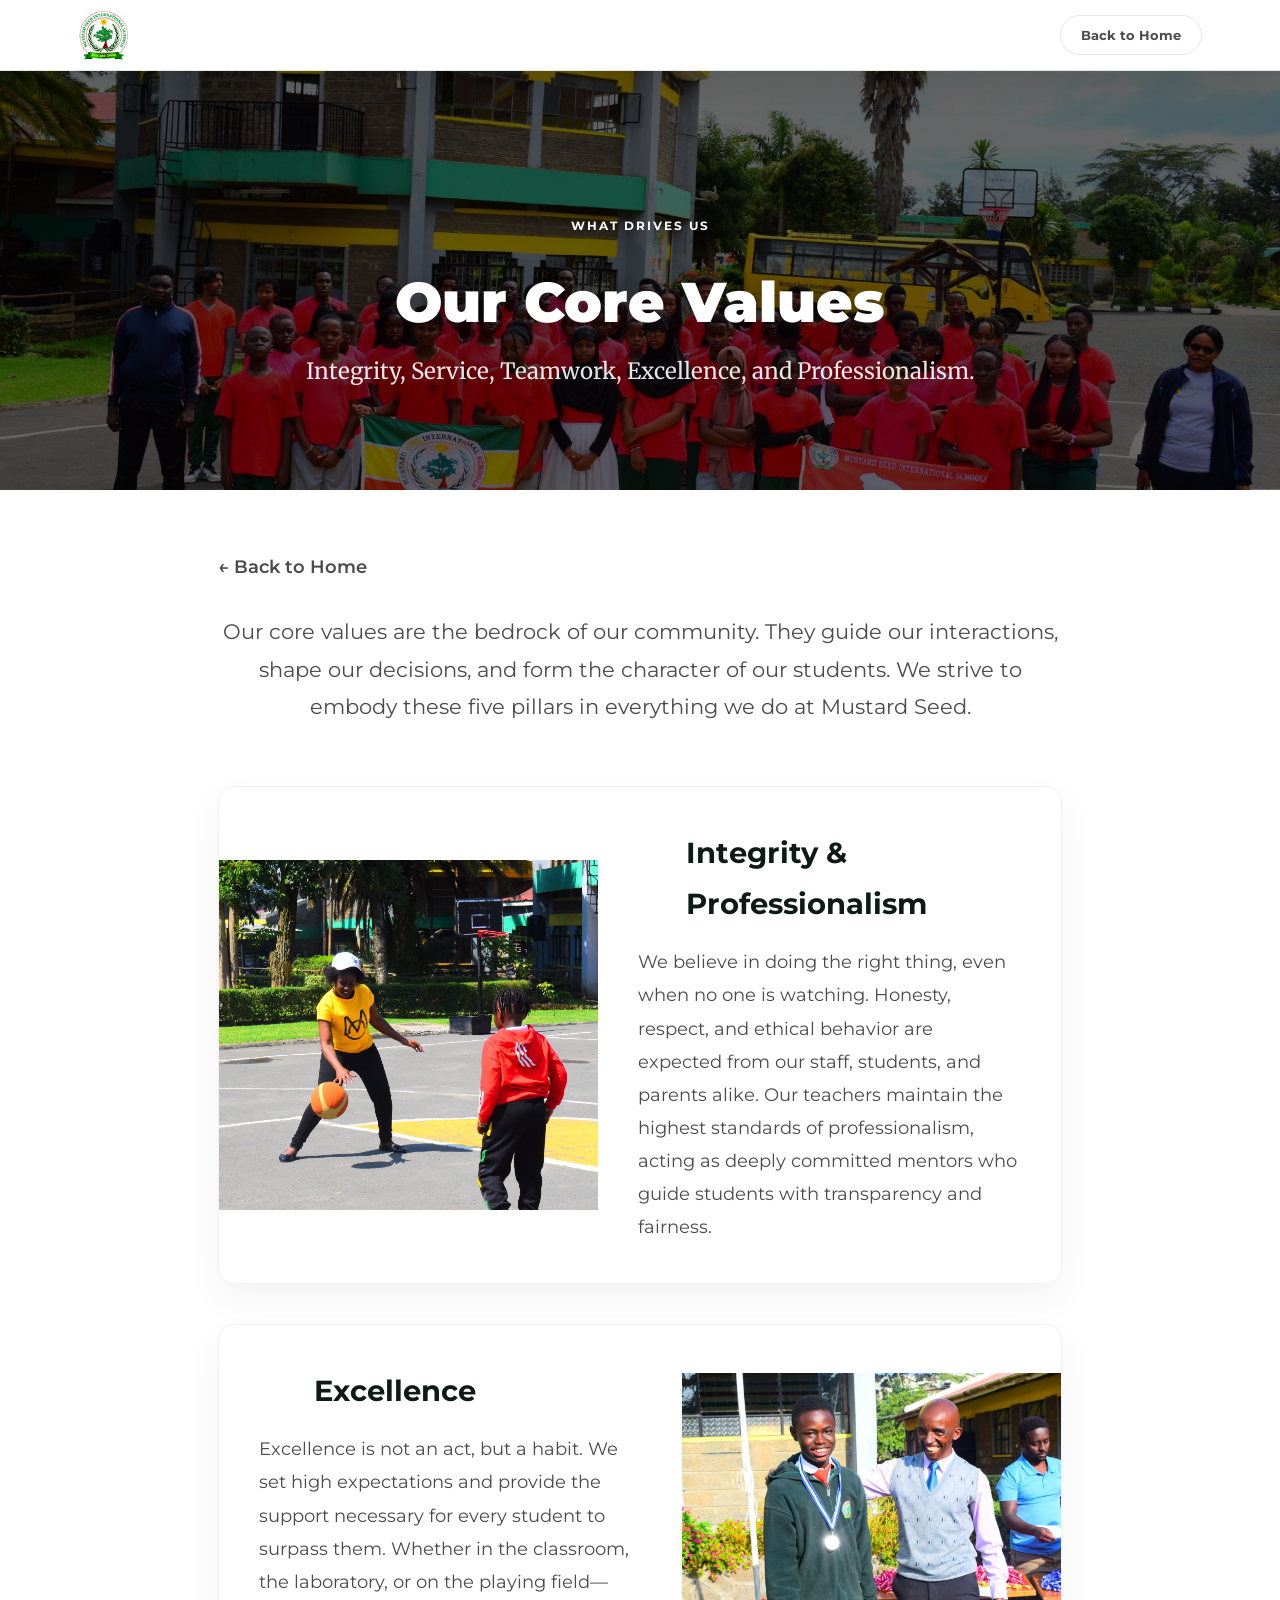
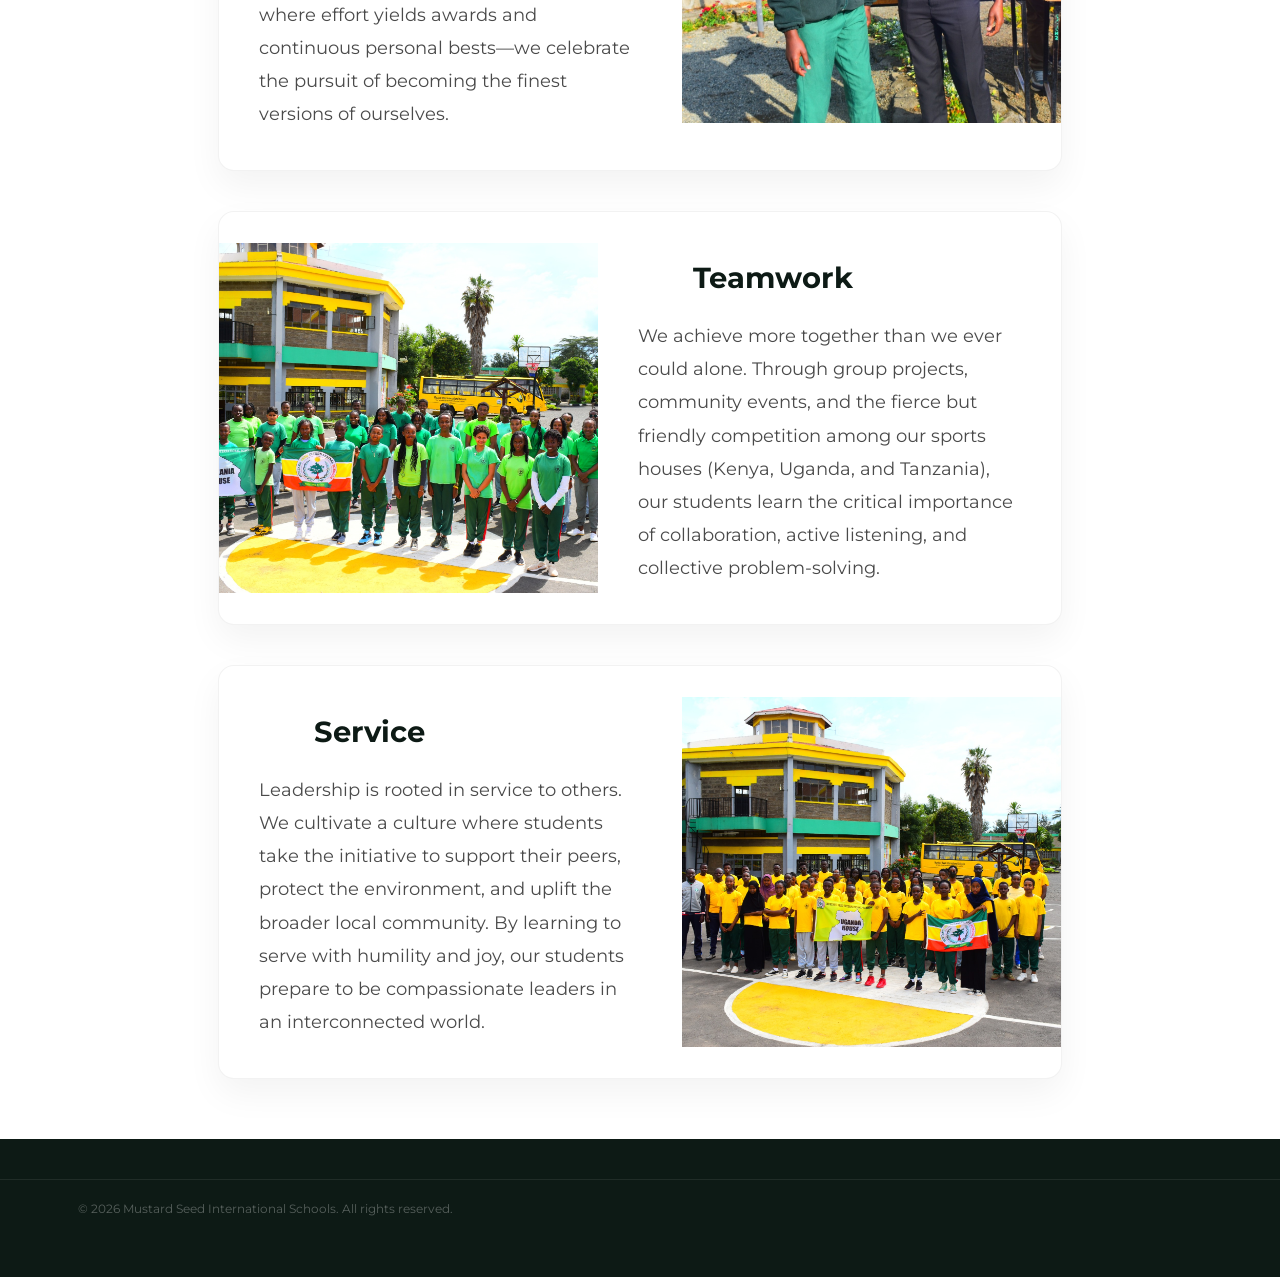
<file: core-values.html>
<!DOCTYPE html>
<html lang="en">

<head>
    <meta charset="UTF-8" />
    <meta name="viewport" content="width=device-width,initial-scale=1.0" />
    <title>Core Values — Mustard Seed International Schools</title>
    <link rel="icon" href="logo.png" type="image/png" />
    <link rel="preconnect" href="https://fonts.googleapis.com" />
    <link rel="preconnect" href="https://fonts.gstatic.com" crossorigin />
    <link
        href="https://fonts.googleapis.com/css2?family=Montserrat:wght@400;500;600;700;800;900&family=Merriweather:ital,wght@0,300;0,400;1,300;1,400&display=swap"
        rel="stylesheet" />
    <link rel="stylesheet" href="index.css" />
    <style>
        .article-hero {
            background: var(--dark) url('Kenya House.jpg') center/cover no-repeat;
            padding: 140px 0 100px;
            position: relative;
            color: white;
            text-align: center;
        }

        .article-hero::after {
            content: '';
            position: absolute;
            inset: 0;
            background: rgba(0, 0, 0, 0.6);
            z-index: 1;
        }

        .article-header {
            position: relative;
            z-index: 2;
            max-width: 800px;
            margin: 0 auto;
        }

        .article-content {
            max-width: 900px;
            margin: 60px auto;
            padding: 0 28px;
            line-height: 1.8;
            font-size: 1.15rem;
            color: var(--mid);
        }

        .article-content h2 {
            color: var(--text);
            margin: 50px 0 20px;
            font-size: 2.2rem;
            letter-spacing: -0.02em;
        }

        .values-grid {
            display: grid;
            grid-template-columns: 1fr;
            gap: 40px;
            margin: 60px 0;
        }

        .value-card {
            display: flex;
            background: #fff;
            border-radius: 16px;
            overflow: hidden;
            box-shadow: 0 15px 35px rgba(0, 0, 0, 0.05);
            border: 1px solid rgba(0, 0, 0, 0.05);
            align-items: center;
        }

        .value-card:nth-child(even) {
            flex-direction: row-reverse;
        }

        .vc-img {
            flex: 0 0 45%;
            height: 350px;
        }

        .vc-img img {
            width: 100%;
            height: 100%;
            object-fit: cover;
        }

        .vc-content {
            flex: 1;
            padding: 40px;
        }

        .vc-content h3 {
            font-size: 1.8rem;
            color: var(--dark);
            margin-bottom: 15px;
            display: flex;
            align-items: center;
            gap: 15px;
        }

        .vc-content h3 span {
            display: inline-flex;
            width: 40px;
            height: 40px;
            background: var(--green);
            color: white;
            border-radius: 50%;
            align-items: center;
            justify-content: center;
            font-size: 1rem;
            font-weight: 700;
        }

        .back-link {
            display: inline-block;
            margin-bottom: 30px;
            color: var(--green);
            font-weight: 600;
            text-decoration: none;
        }

        .back-link:hover {
            text-decoration: underline;
        }

        @media(max-width: 768px) {

            .value-card,
            .value-card:nth-child(even) {
                flex-direction: column;
            }

            .vc-img {
                height: 250px;
                width: 100%;
            }
        }
    </style>
</head>

<body>
    <!-- HEADER QUICK COPY -->
    <header class="site-header scrolled">
        <div class="header-container">
            <a href="index.html" class="header-logo-link">
                <img src="logo.png" alt="Mustard Seed" class="header-logo" />
            </a>
            <div class="header-actions">
                <a href="index.html" class="hdr-btn hdr-outline">Back to Home</a>
            </div>
        </div>
    </header>

    <section class="article-hero">
        <div class="container article-header">
            <div class="eyebrow-label" style="background:var(--green);color:white;border:none">What Drives Us</div>
            <h1 class="hero-headline" style="font-size:3.5rem;margin-top:20px;margin-bottom:20px">Our Core Values</h1>
            <p style="font-family:var(--serif);font-size:1.4rem;opacity:0.9">Integrity, Service, Teamwork, Excellence,
                and Professionalism.</p>
        </div>
    </section>

    <main class="article-content">
        <a href="index.html" class="back-link">← Back to Home</a>
        <p style="font-size: 1.3rem; margin-bottom: 40px; text-align: center;">
            Our core values are the bedrock of our community. They guide our interactions, shape our decisions, and form
            the character of our students. We strive to embody these five pillars in everything we do at Mustard Seed.
        </p>

        <div class="values-grid">
            <div class="value-card">
                <div class="vc-img">
                    <img src="Teacher Student Relationship.jpg"
                        alt="Teacher and student relationship representing integrity" loading="lazy" />
                </div>
                <div class="vc-content">
                    <h3><span>1</span> Integrity &amp; Professionalism</h3>
                    <p>We believe in doing the right thing, even when no one is watching. Honesty, respect, and ethical
                        behavior are expected from our staff, students, and parents alike. Our teachers maintain the
                        highest standards of professionalism, acting as deeply committed mentors who guide students with
                        transparency and fairness.</p>
                </div>
            </div>

            <div class="value-card">
                <div class="vc-img">
                    <img src="Awards Sports 1.jpg" alt="Student receiving sports award for excellence" loading="lazy" />
                </div>
                <div class="vc-content">
                    <h3><span>2</span> Excellence</h3>
                    <p>Excellence is not an act, but a habit. We set high expectations and provide the support necessary
                        for every student to surpass them. Whether in the classroom, the laboratory, or on the playing
                        field—where effort yields awards and continuous personal bests—we celebrate the pursuit of
                        becoming the finest versions of ourselves.</p>
                </div>
            </div>

            <div class="value-card">
                <div class="vc-img">
                    <img src="Tanzania.jpg" alt="Tanzania sports house showing teamwork" loading="lazy" />
                </div>
                <div class="vc-content">
                    <h3><span>3</span> Teamwork</h3>
                    <p>We achieve more together than we ever could alone. Through group projects, community events, and
                        the fierce but friendly competition among our sports houses (Kenya, Uganda, and Tanzania), our
                        students learn the critical importance of collaboration, active listening, and collective
                        problem-solving.</p>
                </div>
            </div>

            <div class="value-card">
                <div class="vc-img">
                    <img src="Uganda House.jpg" alt="Uganda house displaying service and school spirit"
                        loading="lazy" />
                </div>
                <div class="vc-content">
                    <h3><span>4</span> Service</h3>
                    <p>Leadership is rooted in service to others. We cultivate a culture where students take the
                        initiative to support their peers, protect the environment, and uplift the broader local
                        community. By learning to serve with humility and joy, our students prepare to be compassionate
                        leaders in an interconnected world.</p>
                </div>
            </div>
        </div>
    </main>

    <!-- FOOTER QUICK COPY -->
    <footer class="site-footer" style="margin-top:60px; background: var(--dark); padding: 40px 0;">
        <div class="footer-bottom">
            <div class="footer-container" style="text-align:center; color: white;">
                <p>© 2026 Mustard Seed International Schools. All rights reserved.</p>
            </div>
        </div>
    </footer>
</body>

</html>
</file>
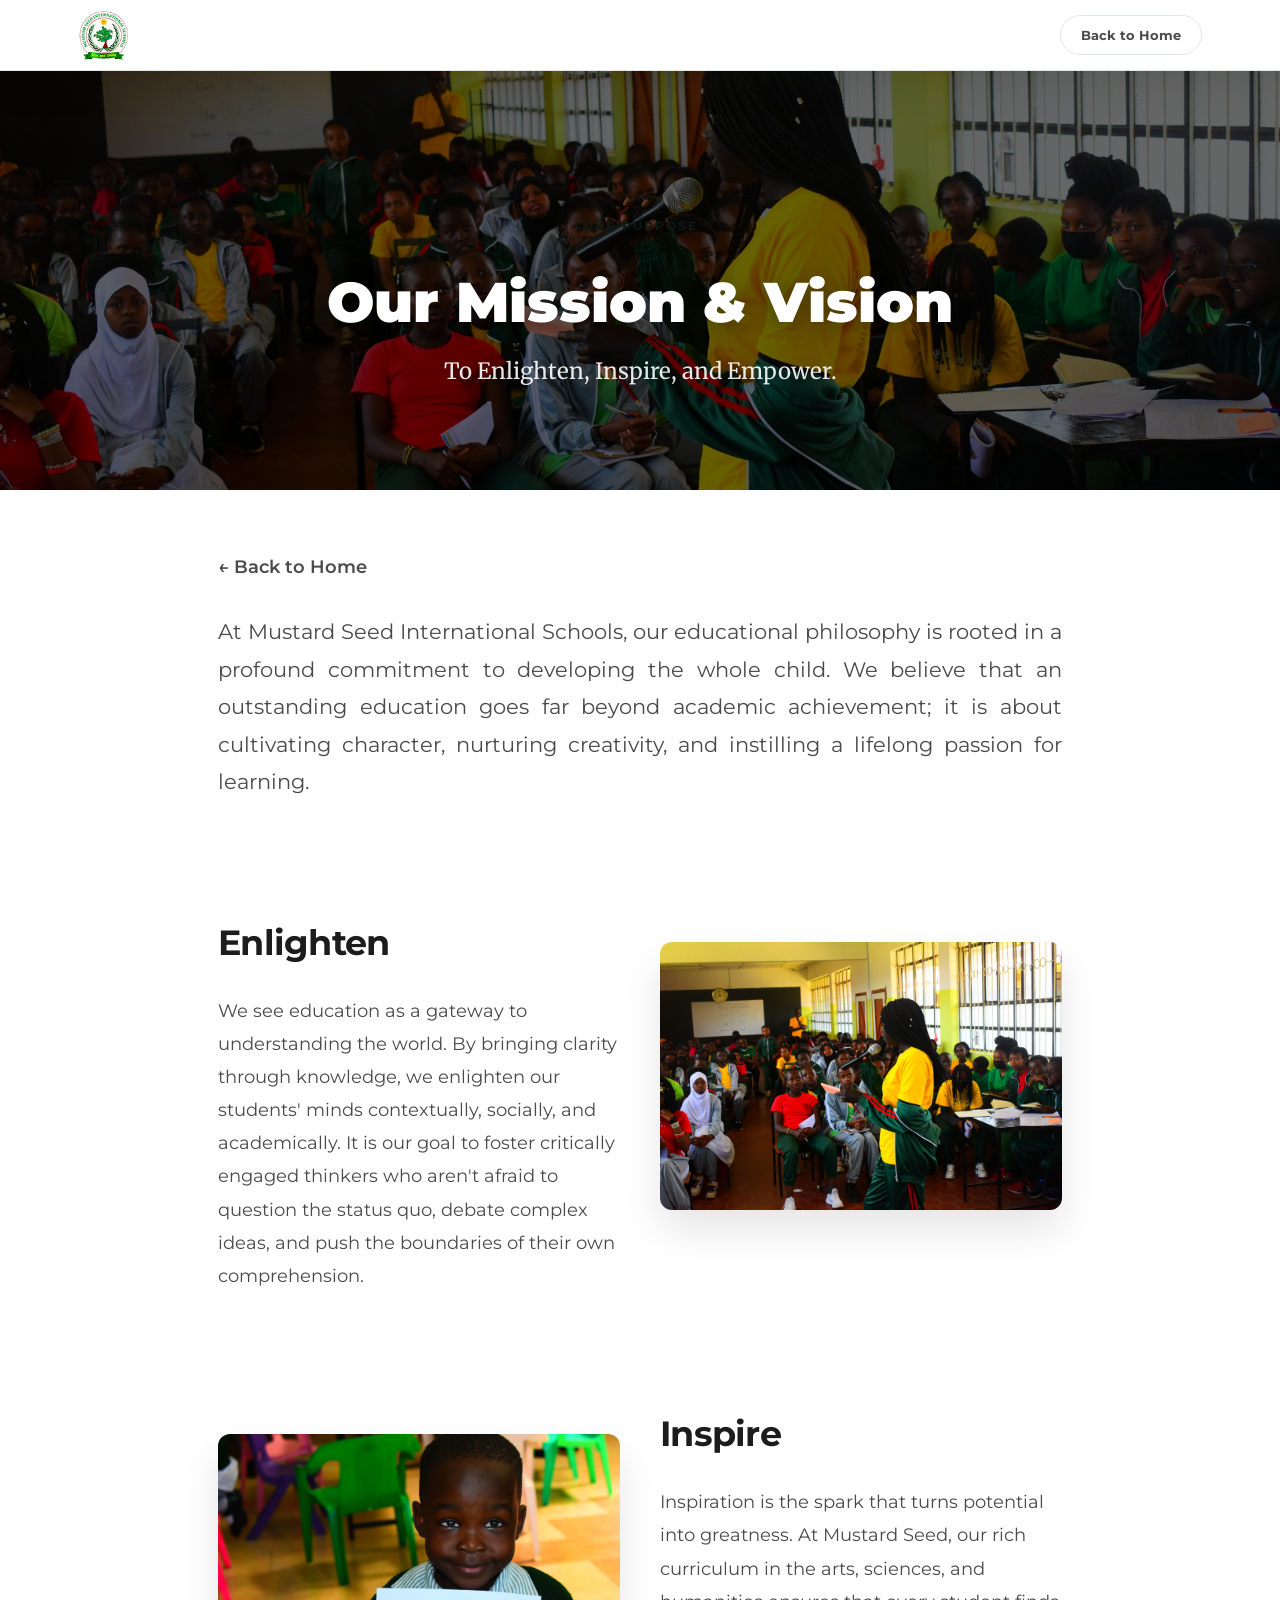
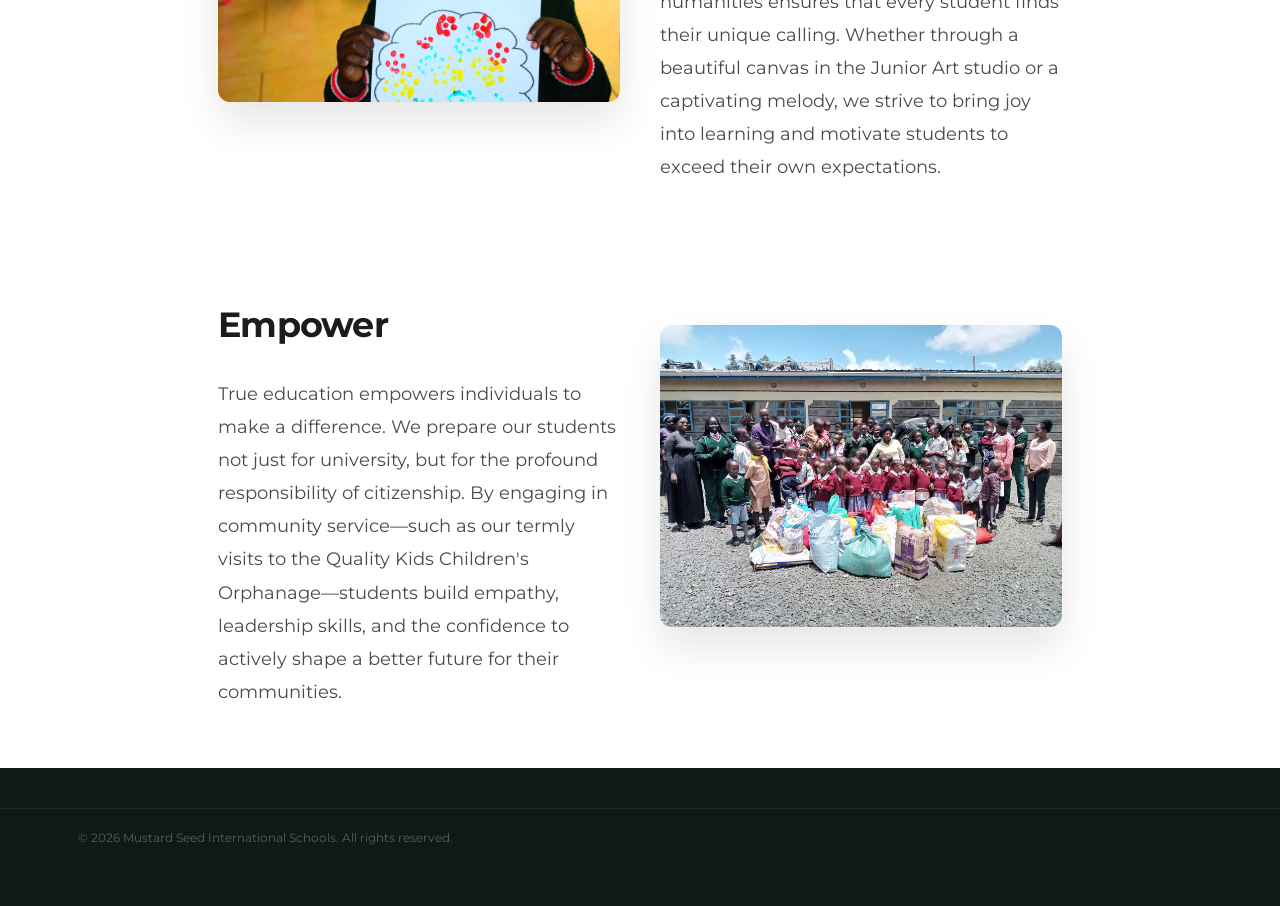
<file: mission-and-vision.html>
<!DOCTYPE html>
<html lang="en">

<head>
    <meta charset="UTF-8" />
    <meta name="viewport" content="width=device-width,initial-scale=1.0" />
    <title>Our Mission and Vision — Mustard Seed International Schools</title>
    <link rel="icon" href="logo.png" type="image/png" />
    <link rel="preconnect" href="https://fonts.googleapis.com" />
    <link rel="preconnect" href="https://fonts.gstatic.com" crossorigin />
    <link
        href="https://fonts.googleapis.com/css2?family=Montserrat:wght@400;500;600;700;800;900&family=Merriweather:ital,wght@0,300;0,400;1,300;1,400&display=swap"
        rel="stylesheet" />
    <link rel="stylesheet" href="index.css" />
    <style>
        .article-hero {
            background: var(--dark) url('Debate 1.jpg') center/cover no-repeat;
            padding: 140px 0 100px;
            position: relative;
            color: white;
            text-align: center;
        }

        .article-hero::after {
            content: '';
            position: absolute;
            inset: 0;
            background: rgba(0, 0, 0, 0.6);
            z-index: 1;
        }

        .article-header {
            position: relative;
            z-index: 2;
            max-width: 800px;
            margin: 0 auto;
        }

        .article-content {
            max-width: 900px;
            margin: 60px auto;
            padding: 0 28px;
            line-height: 1.8;
            font-size: 1.15rem;
            color: var(--mid);
        }

        .article-content h2 {
            color: var(--text);
            margin: 50px 0 20px;
            font-size: 2.2rem;
            letter-spacing: -0.02em;
        }

        .value-block {
            display: flex;
            align-items: center;
            gap: 40px;
            margin: 60px 0;
            flex-wrap: wrap;
        }

        .value-block.reverse {
            flex-direction: row-reverse;
        }

        .value-text {
            flex: 1;
            min-width: 300px;
        }

        .value-img {
            flex: 1;
            min-width: 300px;
            border-radius: 12px;
            overflow: hidden;
            box-shadow: 0 20px 40px rgba(0, 0, 0, 0.1);
        }

        .value-img img {
            width: 100%;
            height: auto;
            display: block;
            transition: transform 0.4s ease;
        }

        .value-img:hover img {
            transform: scale(1.05);
        }

        .back-link {
            display: inline-block;
            margin-bottom: 30px;
            color: var(--green);
            font-weight: 600;
            text-decoration: none;
        }

        .back-link:hover {
            text-decoration: underline;
        }
    </style>
</head>

<body>
    <!-- HEADER QUICK COPY -->
    <header class="site-header scrolled">
        <div class="header-container">
            <a href="index.html" class="header-logo-link">
                <img src="logo.png" alt="Mustard Seed" class="header-logo" />
            </a>
            <div class="header-actions">
                <a href="index.html" class="hdr-btn hdr-outline">Back to Home</a>
            </div>
        </div>
    </header>

    <section class="article-hero">
        <div class="container article-header">
            <div class="eyebrow-label" style="background:var(--yellow);color:var(--dark);border:none">Our Purpose</div>
            <h1 class="hero-headline" style="font-size:3.5rem;margin-top:20px;margin-bottom:20px">Our Mission &amp;
                Vision</h1>
            <p style="font-family:var(--serif);font-size:1.4rem;opacity:0.9">To Enlighten, Inspire, and Empower.</p>
        </div>
    </section>

    <main class="article-content">
        <a href="index.html" class="back-link">← Back to Home</a>
        <p style="font-size: 1.3rem; margin-bottom: 40px; text-align: justify;">
            At Mustard Seed International Schools, our educational philosophy is rooted in a profound commitment to
            developing the whole child. We believe that an outstanding education goes far beyond academic achievement;
            it is about cultivating character, nurturing creativity, and instilling a lifelong passion for learning.
        </p>

        <div class="value-block">
            <div class="value-text">
                <h2>Enlighten</h2>
                <p>We see education as a gateway to understanding the world. By bringing clarity through knowledge, we
                    enlighten our students' minds contextually, socially, and academically. It is our goal to foster
                    critically engaged thinkers who aren't afraid to question the status quo, debate complex ideas, and
                    push the boundaries of their own comprehension.</p>
            </div>
            <div class="value-img">
                <img src="Debate 1.jpg" alt="Students engaging in debate and leadership" loading="lazy" />
            </div>
        </div>

        <div class="value-block reverse">
            <div class="value-text">
                <h2>Inspire</h2>
                <p>Inspiration is the spark that turns potential into greatness. At Mustard Seed, our rich curriculum in
                    the arts, sciences, and humanities ensures that every student finds their unique calling. Whether
                    through a beautiful canvas in the Junior Art studio or a captivating melody, we strive to bring joy
                    into learning and motivate students to exceed their own expectations.</p>
            </div>
            <div class="value-img">
                <img src="Junior Art.jpg" alt="Student expressing creativity in art" loading="lazy" />
            </div>
        </div>

        <div class="value-block">
            <div class="value-text">
                <h2>Empower</h2>
                <p>True education empowers individuals to make a difference. We prepare our students not just for
                    university, but for the profound responsibility of citizenship. By engaging in community
                    service—such as our termly visits to the Quality Kids Children's Orphanage—students build empathy,
                    leadership skills, and the confidence to actively shape a better future for their communities.</p>
            </div>
            <div class="value-img">
                <img src="Quality Kids Children's Orphanage Termly Community Service.jpg"
                    alt="Community service at Quality Kids Orphanage" loading="lazy" />
            </div>
        </div>
    </main>

    <!-- FOOTER QUICK COPY -->
    <footer class="site-footer" style="margin-top:60px; background: var(--dark); padding: 40px 0;">
        <div class="footer-bottom">
            <div class="footer-container" style="text-align:center; color: white;">
                <p>© 2026 Mustard Seed International Schools. All rights reserved.</p>
            </div>
        </div>
    </footer>
</body>

</html>
</file>
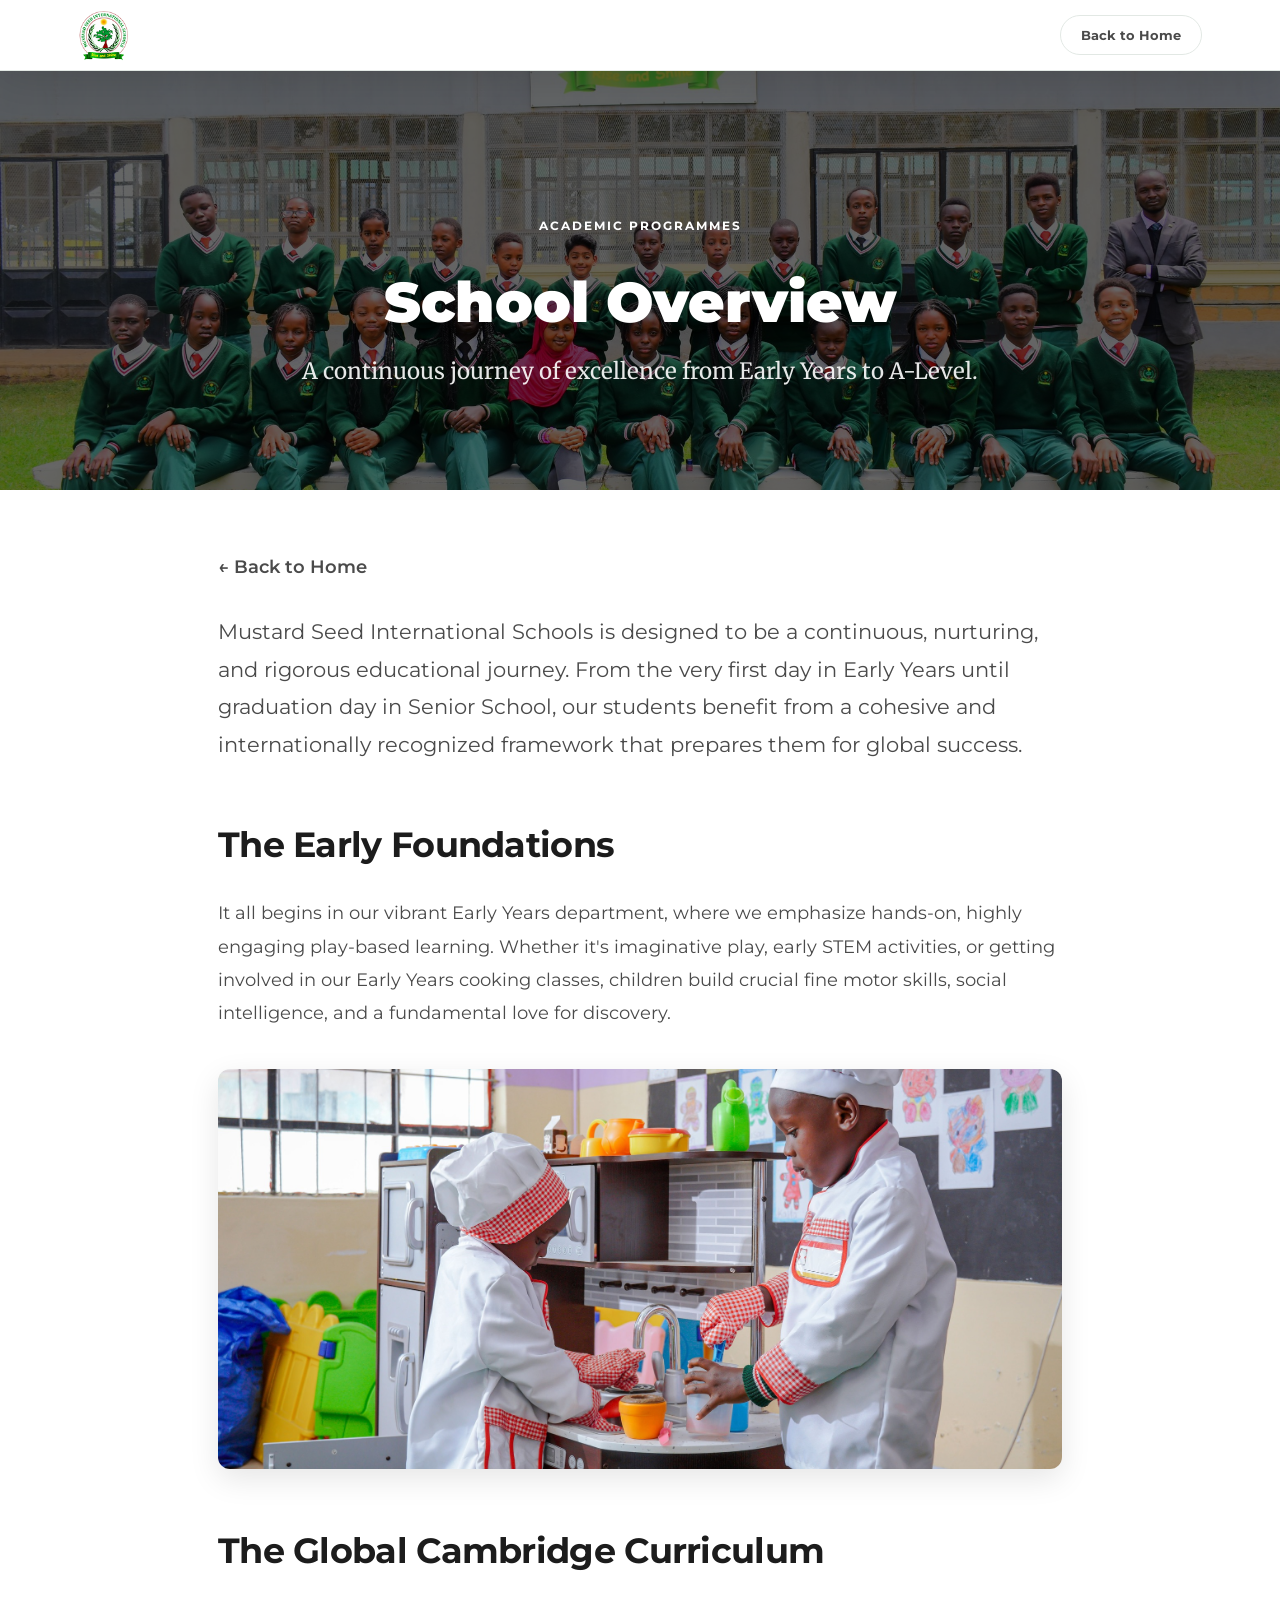
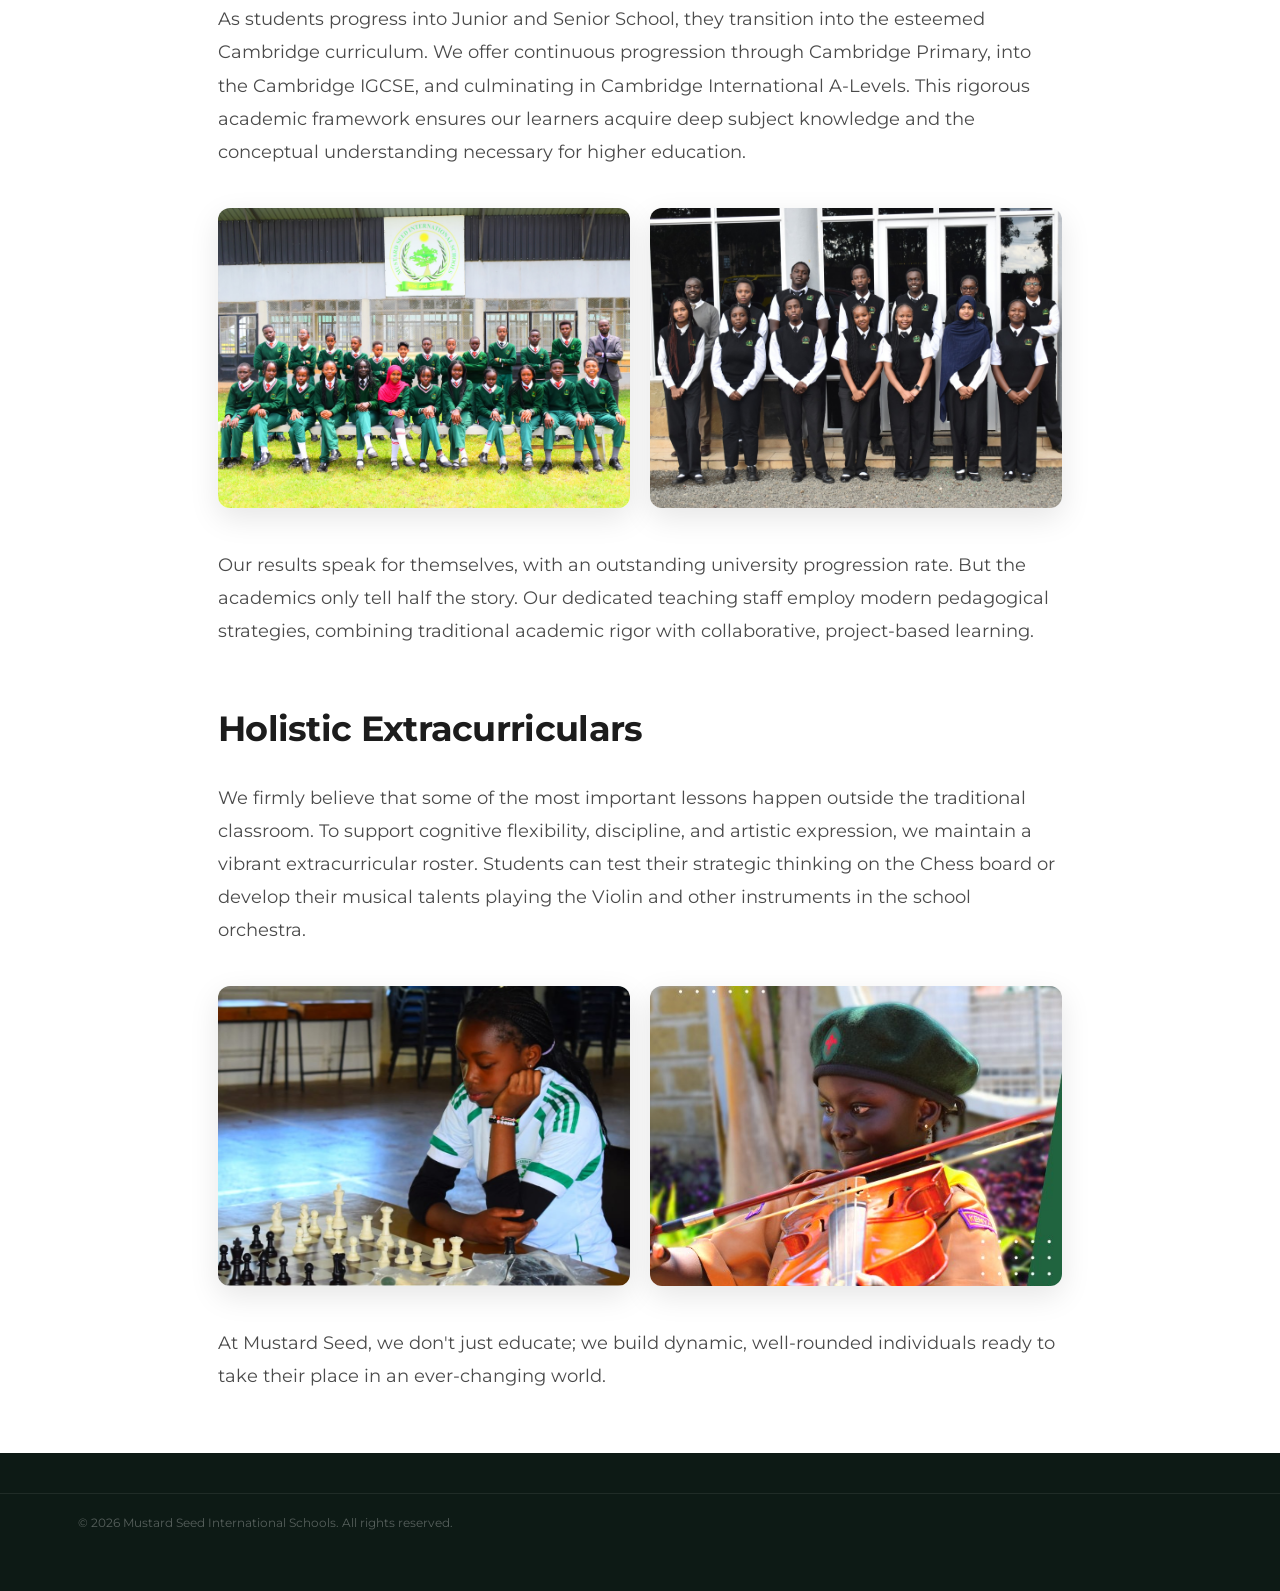
<file: school-overview.html>
<!DOCTYPE html>
<html lang="en">

<head>
    <meta charset="UTF-8" />
    <meta name="viewport" content="width=device-width,initial-scale=1.0" />
    <title>School Overview — Mustard Seed International Schools</title>
    <link rel="icon" href="logo.png" type="image/png" />
    <link rel="preconnect" href="https://fonts.googleapis.com" />
    <link rel="preconnect" href="https://fonts.gstatic.com" crossorigin />
    <link
        href="https://fonts.googleapis.com/css2?family=Montserrat:wght@400;500;600;700;800;900&family=Merriweather:ital,wght@0,300;0,400;1,300;1,400&display=swap"
        rel="stylesheet" />
    <link rel="stylesheet" href="index.css" />
    <style>
        .article-hero {
            background: var(--dark) url('IGCSE Class.jpg') center/cover no-repeat;
            padding: 140px 0 100px;
            position: relative;
            color: white;
            text-align: center;
        }

        .article-hero::after {
            content: '';
            position: absolute;
            inset: 0;
            background: rgba(0, 0, 0, 0.6);
            z-index: 1;
        }

        .article-header {
            position: relative;
            z-index: 2;
            max-width: 800px;
            margin: 0 auto;
        }

        .article-content {
            max-width: 900px;
            margin: 60px auto;
            padding: 0 28px;
            line-height: 1.8;
            font-size: 1.15rem;
            color: var(--mid);
        }

        .article-content h2 {
            color: var(--text);
            margin: 50px 0 20px;
            font-size: 2.2rem;
            letter-spacing: -0.02em;
        }

        .img-grid {
            display: grid;
            grid-template-columns: 1fr 1fr;
            gap: 20px;
            margin: 40px 0;
        }

        .img-grid img {
            width: 100%;
            height: 300px;
            object-fit: cover;
            border-radius: 12px;
            box-shadow: 0 10px 30px rgba(0, 0, 0, 0.1);
        }

        .full-img {
            width: 100%;
            height: 400px;
            object-fit: cover;
            border-radius: 12px;
            margin: 40px 0;
            box-shadow: 0 10px 30px rgba(0, 0, 0, 0.1);
        }

        .back-link {
            display: inline-block;
            margin-bottom: 30px;
            color: var(--green);
            font-weight: 600;
            text-decoration: none;
        }

        .back-link:hover {
            text-decoration: underline;
        }
    </style>
</head>

<body>
    <!-- HEADER QUICK COPY -->
    <header class="site-header scrolled">
        <div class="header-container">
            <a href="index.html" class="header-logo-link">
                <img src="logo.png" alt="Mustard Seed" class="header-logo" />
            </a>
            <div class="header-actions">
                <a href="index.html" class="hdr-btn hdr-outline">Back to Home</a>
            </div>
        </div>
    </header>

    <section class="article-hero">
        <div class="container article-header">
            <div class="eyebrow-label" style="background:var(--red);color:white;border:none">Academic Programmes</div>
            <h1 class="hero-headline" style="font-size:3.5rem;margin-top:20px;margin-bottom:20px">School Overview</h1>
            <p style="font-family:var(--serif);font-size:1.4rem;opacity:0.9">A continuous journey of excellence from
                Early Years to A-Level.</p>
        </div>
    </section>

    <main class="article-content">
        <a href="index.html" class="back-link">← Back to Home</a>
        <p style="font-size: 1.3rem; margin-bottom: 40px;">
            Mustard Seed International Schools is designed to be a continuous, nurturing, and rigorous educational
            journey. From the very first day in Early Years until graduation day in Senior School, our students benefit
            from a cohesive and internationally recognized framework that prepares them for global success.
        </p>

        <h2>The Early Foundations</h2>
        <p>It all begins in our vibrant Early Years department, where we emphasize hands-on, highly engaging play-based
            learning. Whether it's imaginative play, early STEM activities, or getting involved in our Early Years
            cooking classes, children build crucial fine motor skills, social intelligence, and a fundamental love for
            discovery.</p>

        <img src="Early Years Cooking.jpg" alt="Early Years Cooking Activity" class="full-img" loading="lazy" />

        <h2>The Global Cambridge Curriculum</h2>
        <p>As students progress into Junior and Senior School, they transition into the esteemed Cambridge curriculum.
            We offer continuous progression through Cambridge Primary, into the Cambridge IGCSE, and culminating in
            Cambridge International A-Levels. This rigorous academic framework ensures our learners acquire deep subject
            knowledge and the conceptual understanding necessary for higher education.</p>

        <div class="img-grid">
            <img src="IGCSE Class.jpg" alt="IGCSE Students collaborating" loading="lazy" />
            <img src="A level class.jpg" alt="A level students in class" loading="lazy" />
        </div>

        <p>Our results speak for themselves, with an outstanding university progression rate. But the academics only
            tell half the story. Our dedicated teaching staff employ modern pedagogical strategies, combining
            traditional academic rigor with collaborative, project-based learning.</p>

        <h2>Holistic Extracurriculars</h2>
        <p>We firmly believe that some of the most important lessons happen outside the traditional classroom. To
            support cognitive flexibility, discipline, and artistic expression, we maintain a vibrant extracurricular
            roster. Students can test their strategic thinking on the Chess board or develop their musical talents
            playing the Violin and other instruments in the school orchestra.</p>

        <div class="img-grid">
            <img src="Chess.jpg" alt="Students playing chess" loading="lazy" />
            <img src="Violin.jpg" alt="Student playing the violin" loading="lazy" />
        </div>

        <p>At Mustard Seed, we don't just educate; we build dynamic, well-rounded individuals ready to take their place
            in an ever-changing world.</p>
    </main>

    <!-- FOOTER QUICK COPY -->
    <footer class="site-footer" style="margin-top:60px; background: var(--dark); padding: 40px 0;">
        <div class="footer-bottom">
            <div class="footer-container" style="text-align:center; color: white;">
                <p>© 2026 Mustard Seed International Schools. All rights reserved.</p>
            </div>
        </div>
    </footer>
</body>

</html>
</file>
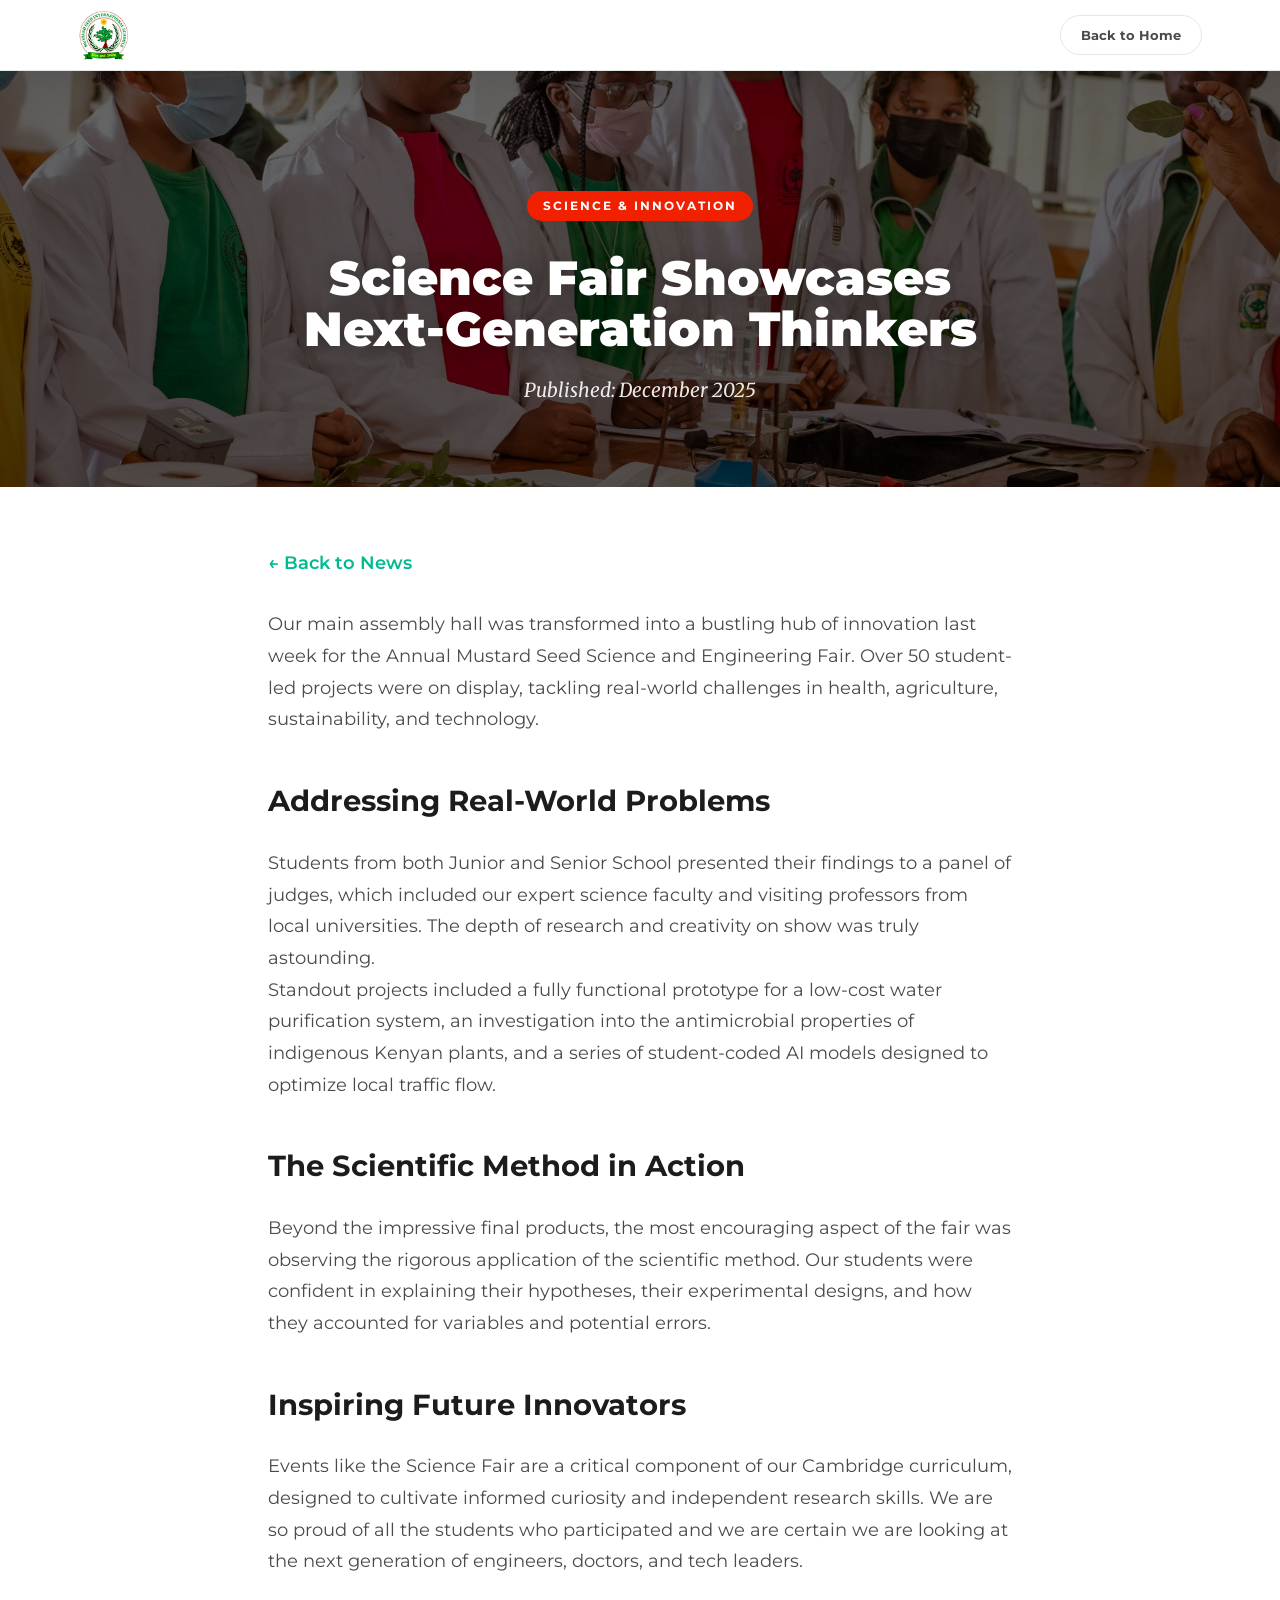
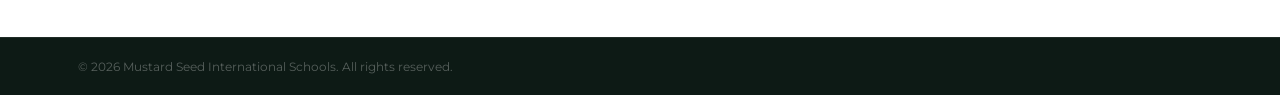
<file: news/science-fair.html>
<!DOCTYPE html>
<html lang="en">

<head>
    <meta charset="UTF-8" />
    <meta name="viewport" content="width=device-width,initial-scale=1.0" />
    <title>Science Fair Showcases Next-Generation Thinkers — Mustard Seed International Schools</title>
    <link rel="icon" href="../logo.png" type="image/png" />
    <link rel="preconnect" href="https://fonts.googleapis.com" />
    <link rel="preconnect" href="https://fonts.gstatic.com" crossorigin />
    <link
        href="https://fonts.googleapis.com/css2?family=Montserrat:wght@400;500;600;700;800;900&family=Merriweather:ital,wght@0,300;0,400;1,300;1,400&display=swap"
        rel="stylesheet" />
    <link rel="stylesheet" href="../index.css" />
    <style>
        .article-hero {
            background: var(--dark) url('../Science Lab 2.jpg') center/cover no-repeat;
            padding: 120px 0 80px;
            position: relative;
            color: white;
            text-align: center;
        }

        .article-hero::after {
            content: '';
            position: absolute;
            inset: 0;
            background: rgba(0, 0, 0, 0.6);
            z-index: 1;
        }

        .article-header {
            position: relative;
            z-index: 2;
            max-width: 800px;
            margin: 0 auto;
        }

        .article-content {
            max-width: 800px;
            margin: 60px auto;
            padding: 0 28px;
            line-height: 1.8;
            font-size: 1.1rem;
            color: var(--mid);
        }

        .article-content h2 {
            color: var(--text);
            margin: 40px 0 20px;
            font-size: 1.8rem;
        }

        .back-link {
            display: inline-block;
            margin-bottom: 30px;
            color: var(--g);
            font-weight: 600;
            text-decoration: none;
        }

        .back-link:hover {
            text-decoration: underline;
        }
    </style>
</head>

<body>
    <!-- HEADER QUICK COPY -->
    <header class="site-header scrolled">
        <div class="header-container">
            <a href="../index.html" class="header-logo-link">
                <img src="../logo.png" alt="Mustard Seed" class="header-logo" />
            </a>
            <div class="header-actions">
                <a href="../index.html" class="hdr-btn hdr-outline">Back to Home</a>
            </div>
        </div>
    </header>

    <section class="article-hero">
        <div class="container article-header">
            <div class="eyebrow-label" style="background:#f02000;color:#fff;border:none">Science & Innovation</div>
            <h1 class="hero-headline" style="font-size:3rem;margin-top:20px;margin-bottom:20px">Science Fair Showcases
                Next-Generation Thinkers</h1>
            <p style="font-family:var(--serif);font-style:italic;font-size:1.2rem;opacity:0.9">Published: December 2025
            </p>
        </div>
    </section>

    <main class="article-content">
        <a href="../index.html#news" class="back-link">← Back to News</a>
        <p>Our main assembly hall was transformed into a bustling hub of innovation last week for the Annual Mustard
            Seed Science and Engineering Fair. Over 50 student-led projects were on display, tackling real-world
            challenges in health, agriculture, sustainability, and technology.</p>

        <h2>Addressing Real-World Problems</h2>
        <p>Students from both Junior and Senior School presented their findings to a panel of judges, which included our
            expert science faculty and visiting professors from local universities. The depth of research and creativity
            on show was truly astounding.</p>
        <p>Standout projects included a fully functional prototype for a low-cost water purification system, an
            investigation into the antimicrobial properties of indigenous Kenyan plants, and a series of student-coded
            AI models designed to optimize local traffic flow.</p>

        <h2>The Scientific Method in Action</h2>
        <p>Beyond the impressive final products, the most encouraging aspect of the fair was observing the rigorous
            application of the scientific method. Our students were confident in explaining their hypotheses, their
            experimental designs, and how they accounted for variables and potential errors.</p>

        <h2>Inspiring Future Innovators</h2>
        <p>Events like the Science Fair are a critical component of our Cambridge curriculum, designed to cultivate
            informed curiosity and independent research skills. We are so proud of all the students who participated and
            we are certain we are looking at the next generation of engineers, doctors, and tech leaders.</p>
    </main>

    <!-- FOOTER QUICK COPY -->
    <footer class="site-footer" style="margin-top:60px">
        <div class="footer-bottom">
            <div class="footer-container" style="text-align:center">
                <p>© 2026 Mustard Seed International Schools. All rights reserved.</p>
            </div>
        </div>
    </footer>
</body>

</html>
</file>
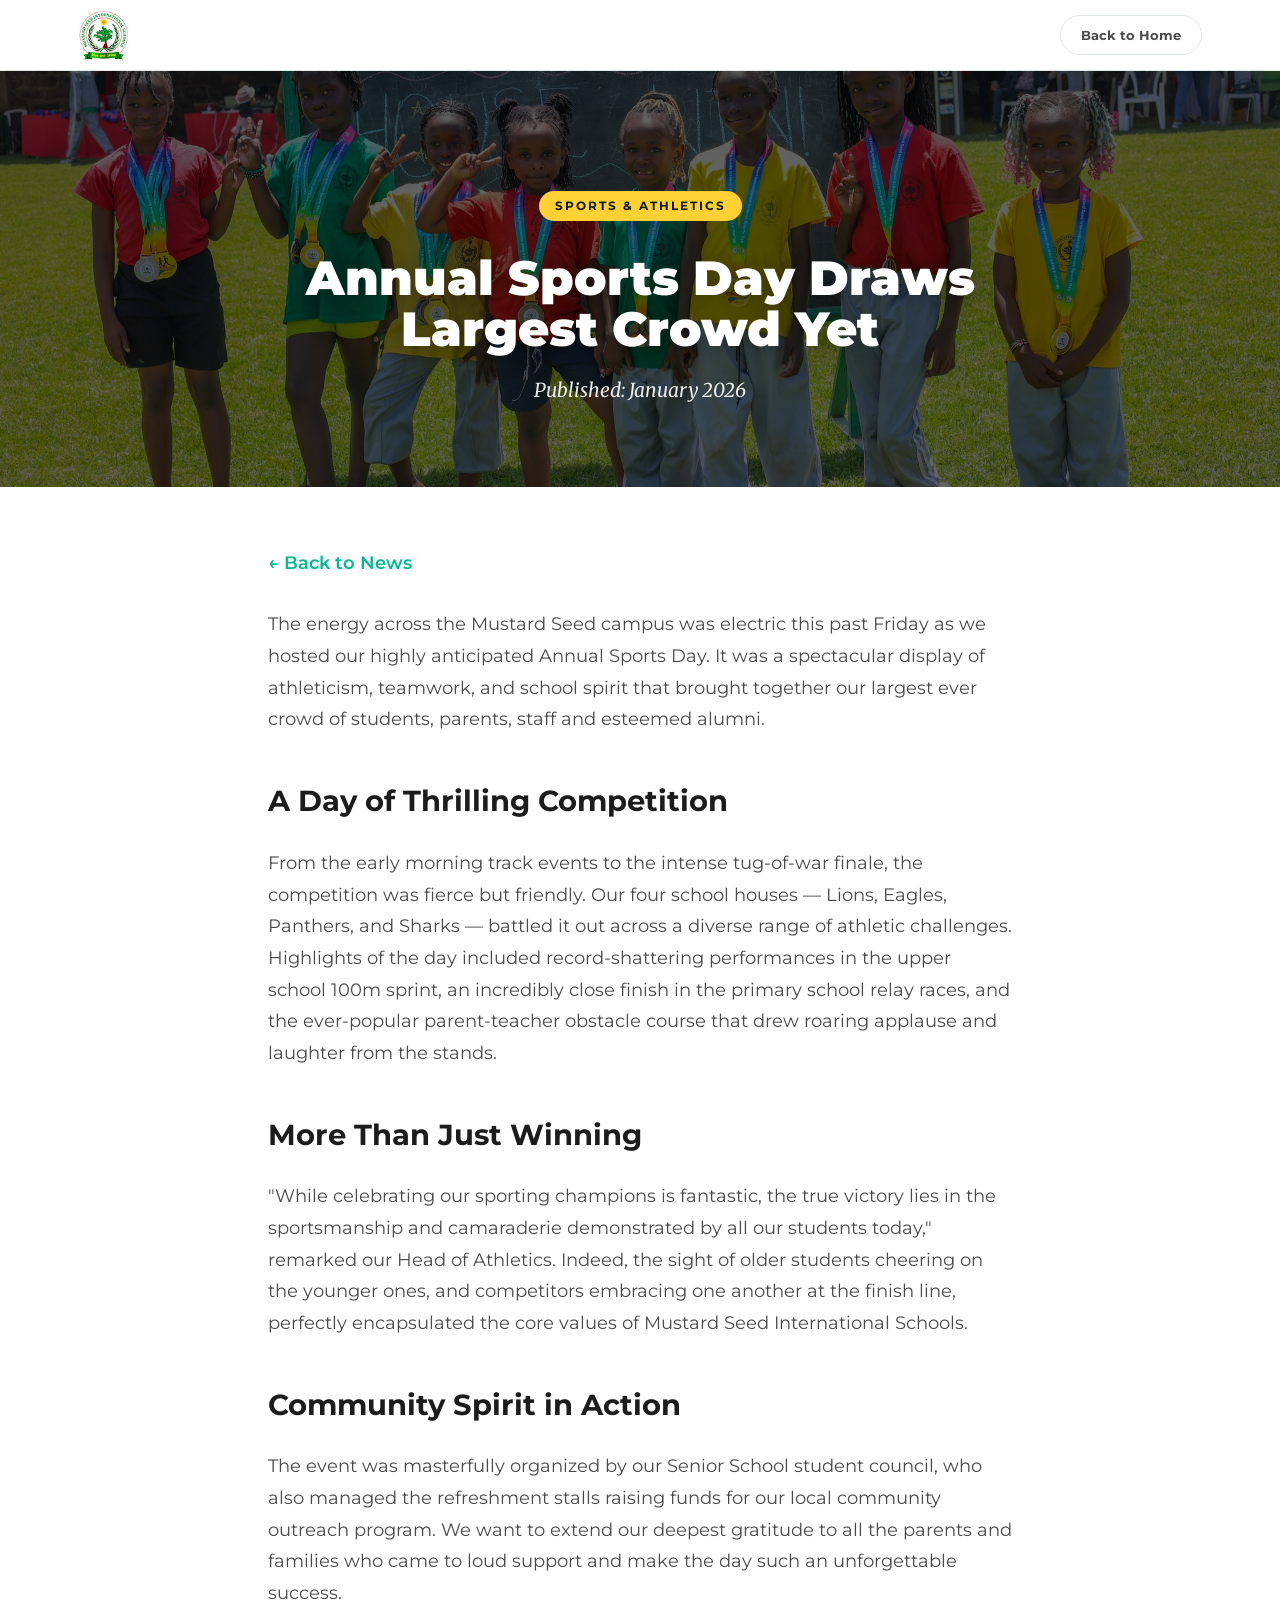
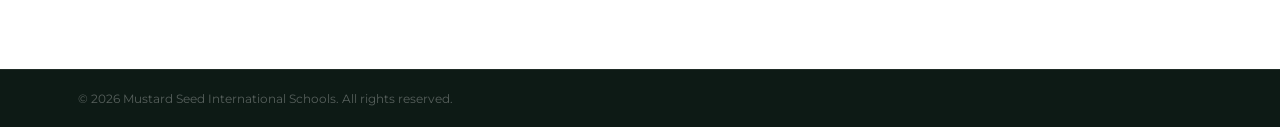
<file: news/sports-day.html>
<!DOCTYPE html>
<html lang="en">

<head>
    <meta charset="UTF-8" />
    <meta name="viewport" content="width=device-width,initial-scale=1.0" />
    <title>Annual Sports Day Draws Largest Crowd Yet — Mustard Seed International Schools</title>
    <link rel="icon" href="../logo.png" type="image/png" />
    <link rel="preconnect" href="https://fonts.googleapis.com" />
    <link rel="preconnect" href="https://fonts.gstatic.com" crossorigin />
    <link
        href="https://fonts.googleapis.com/css2?family=Montserrat:wght@400;500;600;700;800;900&family=Merriweather:ital,wght@0,300;0,400;1,300;1,400&display=swap"
        rel="stylesheet" />
    <link rel="stylesheet" href="../index.css" />
    <style>
        .article-hero {
            background: var(--dark) url('../Sports Day 1.jpg') center/cover no-repeat;
            padding: 120px 0 80px;
            position: relative;
            color: white;
            text-align: center;
        }

        .article-hero::after {
            content: '';
            position: absolute;
            inset: 0;
            background: rgba(0, 0, 0, 0.6);
            z-index: 1;
        }

        .article-header {
            position: relative;
            z-index: 2;
            max-width: 800px;
            margin: 0 auto;
        }

        .article-content {
            max-width: 800px;
            margin: 60px auto;
            padding: 0 28px;
            line-height: 1.8;
            font-size: 1.1rem;
            color: var(--mid);
        }

        .article-content h2 {
            color: var(--text);
            margin: 40px 0 20px;
            font-size: 1.8rem;
        }

        .back-link {
            display: inline-block;
            margin-bottom: 30px;
            color: var(--g);
            font-weight: 600;
            text-decoration: none;
        }

        .back-link:hover {
            text-decoration: underline;
        }
    </style>
</head>

<body>
    <!-- HEADER QUICK COPY -->
    <header class="site-header scrolled">
        <div class="header-container">
            <a href="../index.html" class="header-logo-link">
                <img src="../logo.png" alt="Mustard Seed" class="header-logo" />
            </a>
            <div class="header-actions">
                <a href="../index.html" class="hdr-btn hdr-outline">Back to Home</a>
            </div>
        </div>
    </header>

    <section class="article-hero">
        <div class="container article-header">
            <div class="eyebrow-label light-label" style="background:#ffd135;color:var(--dark);border:none">Sports &
                Athletics</div>
            <h1 class="hero-headline" style="font-size:3rem;margin-top:20px;margin-bottom:20px">Annual Sports Day Draws
                Largest Crowd Yet</h1>
            <p style="font-family:var(--serif);font-style:italic;font-size:1.2rem;opacity:0.9">Published: January 2026
            </p>
        </div>
    </section>

    <main class="article-content">
        <a href="../index.html#news" class="back-link">← Back to News</a>
        <p>The energy across the Mustard Seed campus was electric this past Friday as we hosted our highly anticipated
            Annual Sports Day. It was a spectacular display of athleticism, teamwork, and school spirit that brought
            together our largest ever crowd of students, parents, staff and esteemed alumni.</p>

        <h2>A Day of Thrilling Competition</h2>
        <p>From the early morning track events to the intense tug-of-war finale, the competition was fierce but
            friendly. Our four school houses — Lions, Eagles, Panthers, and Sharks — battled it out across a diverse
            range of athletic challenges.</p>
        <p>Highlights of the day included record-shattering performances in the upper school 100m sprint, an incredibly
            close finish in the primary school relay races, and the ever-popular parent-teacher obstacle course that
            drew roaring applause and laughter from the stands.</p>

        <h2>More Than Just Winning</h2>
        <p>"While celebrating our sporting champions is fantastic, the true victory lies in the sportsmanship and
            camaraderie demonstrated by all our students today," remarked our Head of Athletics. Indeed, the sight of
            older students cheering on the younger ones, and competitors embracing one another at the finish line,
            perfectly encapsulated the core values of Mustard Seed International Schools.</p>

        <h2>Community Spirit in Action</h2>
        <p>The event was masterfully organized by our Senior School student council, who also managed the refreshment
            stalls raising funds for our local community outreach program. We want to extend our deepest gratitude to
            all the parents and families who came to loud support and make the day such an unforgettable success.</p>
    </main>

    <!-- FOOTER QUICK COPY -->
    <footer class="site-footer" style="margin-top:60px">
        <div class="footer-bottom">
            <div class="footer-container" style="text-align:center">
                <p>© 2026 Mustard Seed International Schools. All rights reserved.</p>
            </div>
        </div>
    </footer>
</body>

</html>
</file>
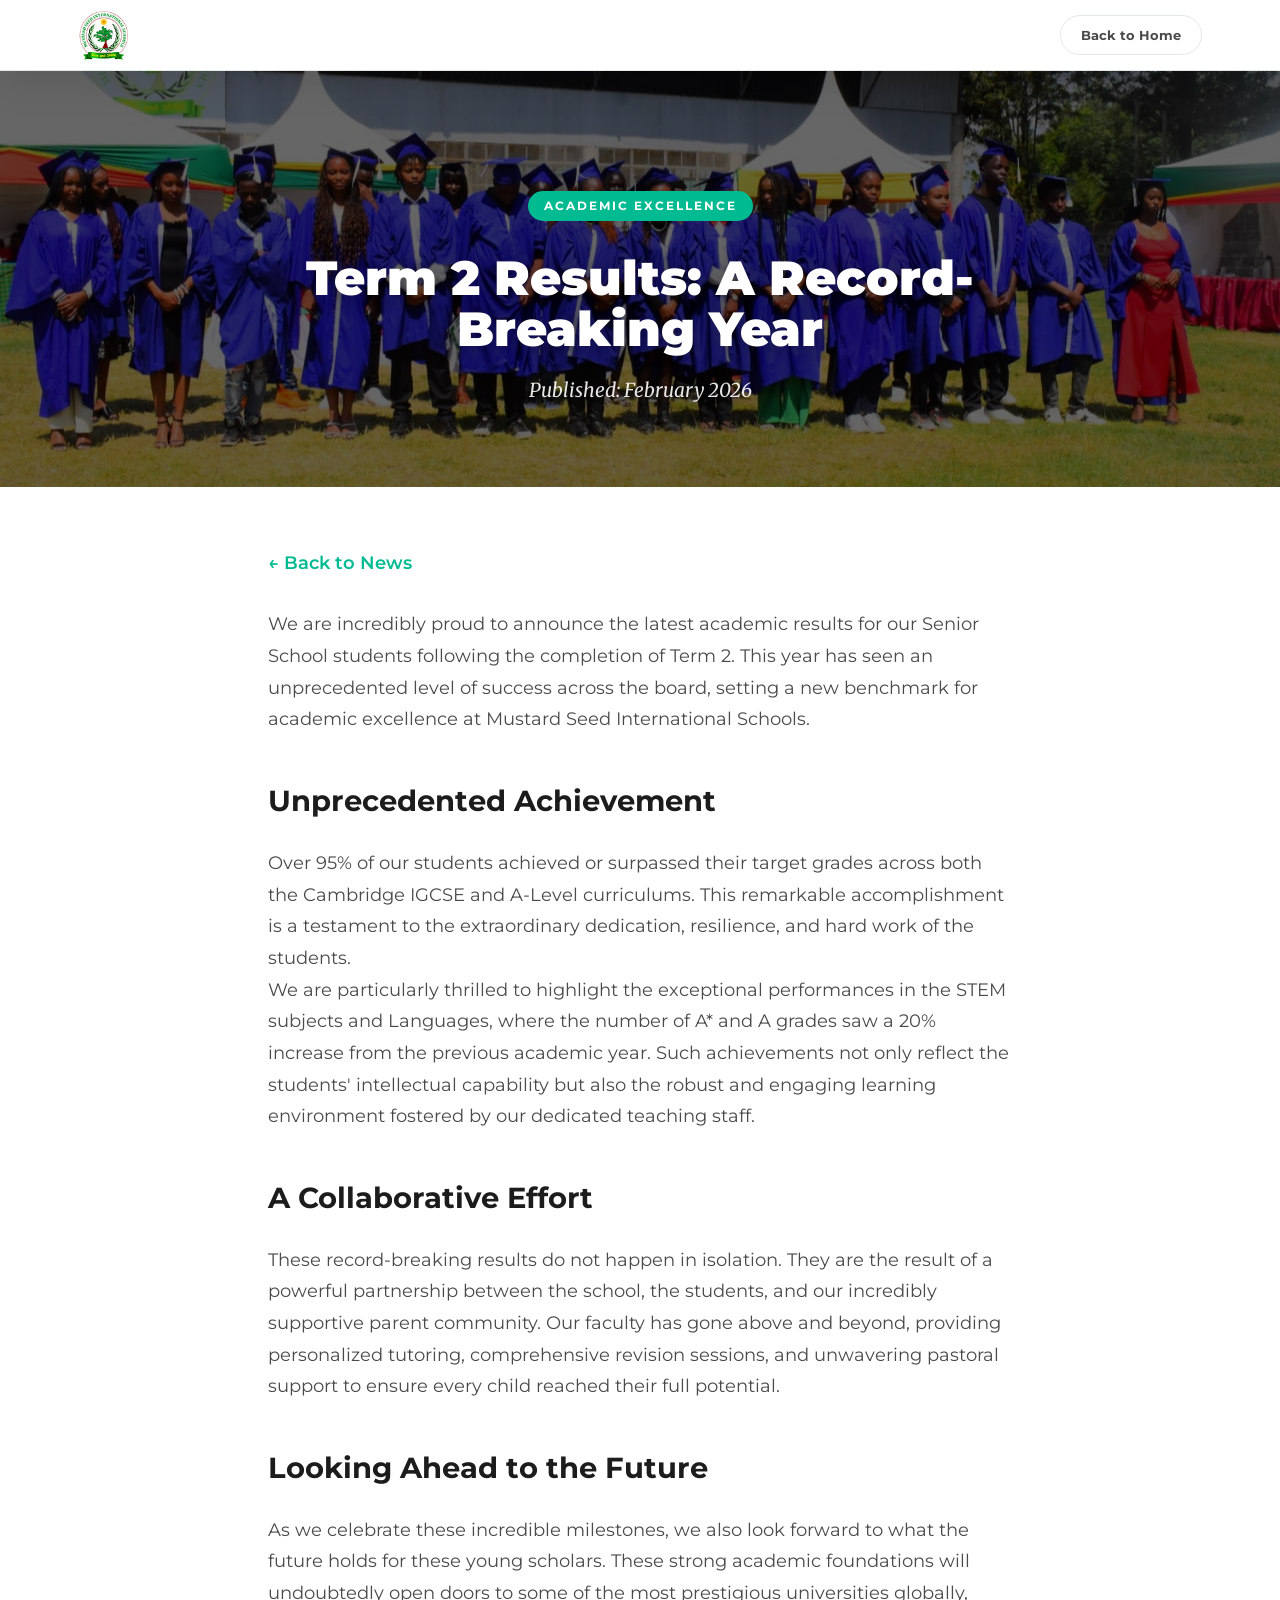
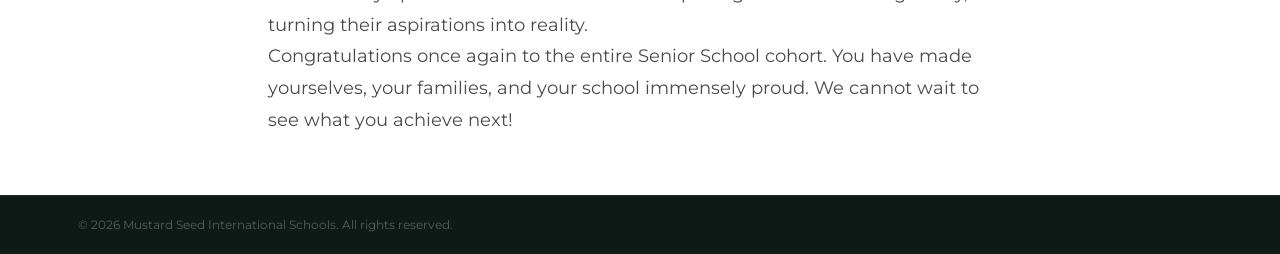
<file: news/term-2-results.html>
<!DOCTYPE html>
<html lang="en">

<head>
    <meta charset="UTF-8" />
    <meta name="viewport" content="width=device-width,initial-scale=1.0" />
    <title>Term 2 Results: A Record-Breaking Year — Mustard Seed International Schools</title>
    <link rel="icon" href="../logo.png" type="image/png" />
    <link rel="preconnect" href="https://fonts.googleapis.com" />
    <link rel="preconnect" href="https://fonts.gstatic.com" crossorigin />
    <link
        href="https://fonts.googleapis.com/css2?family=Montserrat:wght@400;500;600;700;800;900&family=Merriweather:ital,wght@0,300;0,400;1,300;1,400&display=swap"
        rel="stylesheet" />
    <link rel="stylesheet" href="../index.css" />
    <style>
        .article-hero {
            background: var(--dark) url('../IGCSE Graduation Class.jpg') center/cover no-repeat;
            padding: 120px 0 80px;
            position: relative;
            color: white;
            text-align: center;
        }

        .article-hero::after {
            content: '';
            position: absolute;
            inset: 0;
            background: rgba(0, 0, 0, 0.6);
            z-index: 1;
        }

        .article-header {
            position: relative;
            z-index: 2;
            max-width: 800px;
            margin: 0 auto;
        }

        .article-content {
            max-width: 800px;
            margin: 60px auto;
            padding: 0 28px;
            line-height: 1.8;
            font-size: 1.1rem;
            color: var(--mid);
        }

        .article-content h2 {
            color: var(--text);
            margin: 40px 0 20px;
            font-size: 1.8rem;
        }

        .back-link {
            display: inline-block;
            margin-bottom: 30px;
            color: var(--g);
            font-weight: 600;
            text-decoration: none;
        }

        .back-link:hover {
            text-decoration: underline;
        }
    </style>
</head>

<body>
    <!-- HEADER QUICK COPY -->
    <header class="site-header scrolled">
        <div class="header-container">
            <a href="../index.html" class="header-logo-link">
                <img src="../logo.png" alt="Mustard Seed" class="header-logo" />
            </a>
            <div class="header-actions">
                <a href="../index.html" class="hdr-btn hdr-outline">Back to Home</a>
            </div>
        </div>
    </header>

    <section class="article-hero">
        <div class="container article-header">
            <div class="eyebrow-label green-label" style="background:#00ba92;color:#fff;border:none">Academic Excellence
            </div>
            <h1 class="hero-headline" style="font-size:3rem;margin-top:20px;margin-bottom:20px">Term 2 Results: A
                Record-Breaking Year</h1>
            <p style="font-family:var(--serif);font-style:italic;font-size:1.2rem;opacity:0.9">Published: February 2026
            </p>
        </div>
    </section>

    <main class="article-content">
        <a href="../index.html#news" class="back-link">← Back to News</a>
        <p>We are incredibly proud to announce the latest academic results for our Senior School students following the
            completion of Term 2. This year has seen an unprecedented level of success across the board, setting a new
            benchmark for academic excellence at Mustard Seed International Schools.</p>

        <h2>Unprecedented Achievement</h2>
        <p>Over 95% of our students achieved or surpassed their target grades across both the Cambridge IGCSE and
            A-Level curriculums. This remarkable accomplishment is a testament to the extraordinary dedication,
            resilience, and hard work of the students.</p>
        <p>We are particularly thrilled to highlight the exceptional performances in the STEM subjects and Languages,
            where the number of A* and A grades saw a 20% increase from the previous academic year. Such achievements
            not only reflect the students' intellectual capability but also the robust and engaging learning environment
            fostered by our dedicated teaching staff.</p>

        <h2>A Collaborative Effort</h2>
        <p>These record-breaking results do not happen in isolation. They are the result of a powerful partnership
            between the school, the students, and our incredibly supportive parent community. Our faculty has gone above
            and beyond, providing personalized tutoring, comprehensive revision sessions, and unwavering pastoral
            support to ensure every child reached their full potential.</p>

        <h2>Looking Ahead to the Future</h2>
        <p>As we celebrate these incredible milestones, we also look forward to what the future holds for these young
            scholars. These strong academic foundations will undoubtedly open doors to some of the most prestigious
            universities globally, turning their aspirations into reality.</p>
        <p>Congratulations once again to the entire Senior School cohort. You have made yourselves, your families, and
            your school immensely proud. We cannot wait to see what you achieve next!</p>
    </main>

    <!-- FOOTER QUICK COPY -->
    <footer class="site-footer" style="margin-top:60px">
        <div class="footer-bottom">
            <div class="footer-container" style="text-align:center">
                <p>© 2026 Mustard Seed International Schools. All rights reserved.</p>
            </div>
        </div>
    </footer>
</body>

</html>
</file>
<file: index.css>
/* ===== MUSTARD SEED INTERNATIONAL SCHOOLS — Premium Redesign CSS ===== */

/* ─── VARIABLES ─────────────────────────────────────────────────────── */
:root {
  --g: #00ba92;
  --gd: #007d63;
  --gl: #e6f9f5;
  --g2: #003d2e;
  --y: #ffd135;
  --yd: #c9a100;
  --yl: #fffbea;
  --r: #f02000;
  --rd: #b81800;
  --rl: #fff0ee;
  --dark: #0d1a15;
  --dark2: #1a2e26;
  --text: #1c1c1c;
  --mid: #4a4a4a;
  --muted: #888;
  --white: #fff;
  --off: #f8f9f7;
  --border: #e2e8e4;
  --s1: 0 2px 12px rgba(0, 0, 0, .07);
  --s2: 0 8px 40px rgba(0, 0, 0, .13);
  --s3: 0 20px 80px rgba(0, 0, 0, .18);
  --r8: 8px;
  --r14: 14px;
  --r20: 20px;
  --r99: 999px;
  --ease: cubic-bezier(.4, 0, .2, 1);
  --t: .32s;
  --font: 'Montserrat', sans-serif;
  --serif: 'Merriweather', Georgia, serif;
}

/* ─── RESET ─────────────────────────────────────────────────────────── */
*,
*::before,
*::after {
  box-sizing: border-box;
  margin: 0;
  padding: 0
}

html {
  scroll-behavior: smooth;
  font-size: 16px
}

body {
  font-family: var(--font);
  color: var(--text);
  background: var(--white);
  overflow-x: hidden;
  line-height: 1.7
}

a {
  color: inherit;
  text-decoration: none
}

img {
  max-width: 100%;
  display: block;
  object-fit: cover
}

ul {
  list-style: none
}

button {
  cursor: pointer;
  border: none;
  background: none;
  font-family: inherit
}

/* ─── UTILITY ────────────────────────────────────────────────────────── */
.container {
  max-width: 1180px;
  margin: 0 auto;
  padding: 0 28px
}

.section {
  padding: 96px 0
}

.section-header {
  margin-bottom: 56px
}

.section-header.center {
  text-align: center
}

.section-title {
  font-size: clamp(1.8rem, 3.2vw, 2.8rem);
  font-weight: 800;
  line-height: 1.15;
  color: var(--text)
}

.section-title em {
  font-style: italic;
  color: var(--g);
  font-family: var(--serif)
}

.white-text {
  color: #fff !important
}

.section-desc {
  color: var(--mid);
  margin-top: 14px;
  max-width: 600px;
  margin-left: auto;
  margin-right: auto;
  font-size: .97rem
}

.eyebrow-label {
  display: inline-flex;
  align-items: center;
  gap: 6px;
  font-size: .75rem;
  font-weight: 700;
  letter-spacing: 2px;
  text-transform: uppercase;
  padding: 5px 16px;
  border-radius: var(--r99);
  margin-bottom: 12px
}

.green-label {
  background: var(--gl);
  color: var(--gd)
}

.light-label {
  background: rgba(255, 255, 255, .15);
  color: var(--y);
  border: 1px solid rgba(255, 209, 53, .3)
}

.body-text {
  color: var(--mid);
  line-height: 1.8;
  margin-bottom: 18px;
  font-size: .97rem
}

/* Buttons */
.btn-primary {
  display: inline-block;
  background: var(--g);
  color: #fff;
  font-weight: 700;
  font-size: .9rem;
  padding: 14px 32px;
  border-radius: var(--r99);
  transition: all var(--t) var(--ease);
  box-shadow: 0 4px 18px rgba(0, 186, 146, .28)
}

.btn-primary:hover {
  background: var(--gd);
  transform: translateY(-2px);
  box-shadow: 0 8px 30px rgba(0, 186, 146, .38)
}

.btn-outline-green {
  display: inline-block;
  border: 2px solid var(--g);
  color: var(--g);
  font-weight: 700;
  font-size: .9rem;
  padding: 12px 28px;
  border-radius: var(--r99);
  transition: all var(--t)
}

.btn-outline-green:hover {
  background: var(--g);
  color: #fff;
  transform: translateY(-2px)
}

.btn-outline-white {
  display: inline-block;
  border: 2px solid rgba(255, 255, 255, .7);
  color: #fff;
  font-weight: 700;
  font-size: .9rem;
  padding: 12px 28px;
  border-radius: var(--r99);
  transition: all var(--t)
}

.btn-outline-white:hover {
  background: rgba(255, 255, 255, .15);
  border-color: #fff
}

.full-btn {
  width: 100%;
  text-align: center;
  display: block
}

/* ─── PAGE LOADER ────────────────────────────────────────────────────── */
.page-loader {
  position: fixed;
  inset: 0;
  z-index: 9999;
  background: var(--dark);
  display: flex;
  align-items: center;
  justify-content: center;
  transition: opacity .5s, visibility .5s
}

.page-loader.done {
  opacity: 0;
  visibility: hidden;
  pointer-events: none
}

.loader-inner {
  text-align: center
}

.loader-logo {
  height: 80px;
  margin: 0 auto 24px;
  animation: loaderPulse 1.2s ease-in-out infinite
}

.loader-bar {
  width: 200px;
  height: 3px;
  background: rgba(255, 255, 255, .15);
  border-radius: 4px;
  overflow: hidden
}

.loader-bar span {
  display: block;
  height: 100%;
  background: linear-gradient(90deg, var(--g), var(--y));
  border-radius: 4px;
  width: 0;
  transition: width .8s var(--ease)
}

@keyframes loaderPulse {

  0%,
  100% {
    transform: scale(1);
    opacity: 1
  }

  50% {
    transform: scale(1.05);
    opacity: .8
  }
}

/* ─── ANNOUNCEMENT RIBBON ────────────────────────────────────────────── */
.ribbon {
  position: relative;
  background: var(--dark2);
  color: rgba(255, 255, 255, .85);
  overflow: hidden;
  height: 36px;
  display: flex;
  align-items: center
}

.ribbon-track {
  display: flex;
  gap: 32px;
  white-space: nowrap;
  animation: marquee 28s linear infinite;
  font-size: .78rem;
  padding-left: 100%
}

.ribbon-track span {
  flex-shrink: 0
}

.ribbon-dot {
  width: 4px;
  height: 4px;
  background: var(--g);
  border-radius: 50%;
  display: inline-block;
  vertical-align: middle
}

.ribbon-close {
  position: absolute;
  right: 12px;
  top: 50%;
  transform: translateY(-50%);
  color: rgba(255, 255, 255, .5);
  font-size: .85rem;
  background: rgba(255, 255, 255, .08);
  border-radius: 50%;
  width: 22px;
  height: 22px;
  display: flex;
  align-items: center;
  justify-content: center;
  z-index: 2;
  transition: all var(--t)
}

.ribbon-close:hover {
  color: #fff;
  background: rgba(255, 255, 255, .18)
}

@keyframes marquee {
  0% {
    transform: translateX(0)
  }

  100% {
    transform: translateX(-50%)
  }
}

.ribbon.hidden {
  display: none
}

/* ─── HEADER ─────────────────────────────────────────────────────────── */
.site-header {
  position: sticky;
  top: 0;
  z-index: 1000;
  background: rgba(255, 255, 255, .96);
  backdrop-filter: blur(20px);
  -webkit-backdrop-filter: blur(20px);
  border-bottom: 1px solid var(--border);
  transition: box-shadow var(--t)
}

.site-header.scrolled {
  box-shadow: var(--s2)
}

.header-container {
  max-width: 1180px;
  margin: 0 auto;
  padding: 0 28px;
  height: 70px;
  display: flex;
  align-items: center;
  justify-content: space-between;
  gap: 20px
}

.header-logo {
  height: 52px;
  width: auto;
  transition: transform var(--t)
}

.header-logo-link:hover .header-logo {
  transform: scale(1.04)
}

/* Nav */
.main-nav {
  display: flex;
  align-items: center
}

.nav-menu {
  display: flex;
  align-items: center;
  gap: 2px
}

.nav-item {
  display: flex;
  align-items: center;
  gap: 4px;
  font-size: .855rem;
  font-weight: 600;
  color: var(--mid);
  padding: 8px 12px;
  border-radius: var(--r8);
  transition: all var(--t);
  position: relative;
  white-space: nowrap
}

.nav-item:hover,
.nav-item.active {
  color: var(--g)
}

.nav-item.active::after {
  content: '';
  position: absolute;
  bottom: 0;
  left: 12px;
  right: 12px;
  height: 2px;
  background: var(--g);
  border-radius: 2px
}

.chevron {
  width: 9px;
  height: 6px;
  transition: transform var(--t)
}

.nav-has-sub {
  position: relative
}

.nav-has-sub:hover .chevron {
  transform: rotate(180deg)
}

.nav-sub {
  position: absolute;
  top: calc(100% + 8px);
  left: 0;
  min-width: 210px;
  background: #fff;
  border-radius: var(--r14);
  box-shadow: var(--s3);
  border-top: 3px solid var(--g);
  padding: 8px 0;
  opacity: 0;
  visibility: hidden;
  transform: translateY(6px);
  transition: all .22s var(--ease);
  z-index: 100
}

.nav-has-sub:hover .nav-sub {
  opacity: 1;
  visibility: visible;
  transform: translateY(0)
}

.nav-sub a {
  display: block;
  padding: 9px 18px;
  font-size: .84rem;
  font-weight: 500;
  color: var(--mid);
  transition: all var(--t)
}

.nav-sub a:hover {
  color: var(--g);
  background: var(--gl);
  padding-left: 24px
}

/* Header actions */
.header-actions {
  display: flex;
  align-items: center;
  gap: 10px
}

.hdr-btn {
  font-size: .82rem;
  font-weight: 700;
  padding: 8px 20px;
  border-radius: var(--r99);
  transition: all var(--t)
}

.hdr-outline {
  border: 1.5px solid var(--border);
  color: var(--mid)
}

.hdr-outline:hover {
  border-color: var(--g);
  color: var(--g)
}

.hdr-filled {
  background: var(--g);
  color: #fff;
  box-shadow: 0 3px 12px rgba(0, 186, 146, .25)
}

.hdr-filled:hover {
  background: var(--gd);
  transform: translateY(-1px)
}

.burger {
  display: none;
  flex-direction: column;
  gap: 5px;
  padding: 8px;
  border-radius: var(--r8)
}

.burger span {
  display: block;
  width: 22px;
  height: 2px;
  background: var(--text);
  border-radius: 2px;
  transition: all var(--t)
}

.burger.open span:nth-child(1) {
  transform: translateY(7px) rotate(45deg)
}

.burger.open span:nth-child(2) {
  opacity: 0
}

.burger.open span:nth-child(3) {
  transform: translateY(-7px) rotate(-45deg)
}

/* ─── HERO ───────────────────────────────────────────────────────────── */
.hero {
  position: relative;
  height: calc(100vh - 70px);
  min-height: 740px;
  overflow: hidden
}

.hero-slides,
.hero-slide {
  position: absolute;
  inset: 0
}

.hero-slide {
  background-size: cover;
  background-position: center;
  opacity: 0;
  transform: scale(1.06);
  transition: opacity 1s var(--ease), transform 8s ease-out
}

.hero-slide.active {
  opacity: 1;
  transform: scale(1);
  z-index: 2
}

.hero-veil {
  position: absolute;
  inset: 0;
  z-index: 3;
  background: linear-gradient(100deg, rgba(5, 25, 18, .78) 0%, rgba(0, 0, 0, .35) 60%, transparent 100%)
}

.hero-mesh {
  position: absolute;
  inset: 0;
  z-index: 3;
  background-image: radial-gradient(rgba(0, 186, 146, .06) 1px, transparent 1px);
  background-size: 32px 32px
}

/* Panels */
.hero-panels {
  position: absolute;
  inset: 0;
  z-index: 5;
  display: flex;
  align-items: center;
  padding-bottom: 60px
}

.hero-panel {
  position: absolute;
  inset: 0;
  display: flex;
  align-items: center;
  opacity: 0;
  visibility: hidden;
  transition: opacity .8s var(--ease)
}

.hero-panel.active {
  opacity: 1;
  visibility: visible
}

.hero-inner {
  padding: 0 90px;
  max-width: 800px;
  margin-top: -30px
}

.hero-eyebrow {
  display: inline-block;
  font-size: .75rem;
  font-weight: 700;
  letter-spacing: 2.5px;
  text-transform: uppercase;
  color: var(--y);
  background: rgba(255, 209, 53, .12);
  border: 1px solid rgba(255, 209, 53, .35);
  padding: 7px 20px;
  border-radius: var(--r99);
  margin-bottom: 22px
}

.hero-headline {
  font-size: clamp(2.6rem, 6.5vw, 5.2rem);
  font-weight: 900;
  color: #fff;
  line-height: 1.05;
  margin-bottom: 22px;
  text-shadow: 0 2px 20px rgba(0, 0, 0, .3)
}

.hero-headline .accent {
  color: var(--y)
}

.line-reveal {
  display: block
}

.hero-sub {
  font-size: clamp(1rem, 1.7vw, 1.18rem);
  color: rgba(255, 255, 255, .88);
  max-width: 520px;
  margin-bottom: 36px;
  line-height: 1.65;
  font-family: var(--serif);
  font-style: italic;
  font-weight: 300
}

.hero-btns {
  display: flex;
  gap: 14px;
  flex-wrap: wrap
}

.btn-hero-primary {
  display: inline-block;
  background: var(--g);
  color: #fff;
  font-weight: 700;
  font-size: .92rem;
  padding: 15px 34px;
  border-radius: var(--r99);
  box-shadow: 0 6px 28px rgba(0, 186, 146, .4);
  transition: all var(--t)
}

.btn-hero-primary:hover {
  background: var(--gd);
  transform: translateY(-3px);
  box-shadow: 0 10px 40px rgba(0, 186, 146, .5)
}

.btn-hero-ghost {
  display: inline-block;
  border: 2px solid rgba(255, 255, 255, .55);
  color: #fff;
  font-weight: 700;
  font-size: .92rem;
  padding: 13px 30px;
  border-radius: var(--r99);
  transition: all var(--t)
}

.btn-hero-ghost:hover {
  background: rgba(255, 255, 255, .12);
  border-color: #fff
}

/* Hero arrows */
.hero-arrow {
  position: absolute;
  top: 50%;
  transform: translateY(-50%);
  z-index: 8;
  background: rgba(255, 255, 255, .12);
  border: 1.5px solid rgba(255, 255, 255, .35);
  border-radius: 50%;
  width: 54px;
  height: 54px;
  display: flex;
  align-items: center;
  justify-content: center;
  color: #fff;
  backdrop-filter: blur(8px);
  transition: all var(--t)
}

.hero-arrow svg {
  width: 20px;
  height: 20px
}

.hero-arrow.left {
  left: 22px
}

.hero-arrow.right {
  right: 22px
}

.hero-arrow:hover {
  background: var(--g);
  border-color: var(--g);
  transform: translateY(-50%) scale(1.08)
}

/* Progress bars */
.hero-progress {
  position: absolute;
  bottom: 32px;
  left: 90px;
  z-index: 8;
  display: flex;
  gap: 10px
}

.hero-prog-item {
  display: flex;
  align-items: center;
  cursor: pointer
}

.prog-line {
  display: block;
  width: 40px;
  height: 2.5px;
  background: rgba(255, 255, 255, .3);
  border-radius: 2px;
  overflow: hidden
}

.prog-line i {
  display: block;
  height: 100%;
  background: var(--y);
  width: 0;
  border-radius: 2px
}

.hero-prog-item.active .prog-line i {
  animation: progFill 5s linear forwards
}

@keyframes progFill {
  to {
    width: 100%
  }
}

/* Scroll cue */
.hero-scroll-cue {
  position: absolute;
  right: 36px;
  bottom: 36px;
  z-index: 8;
  display: flex;
  flex-direction: column;
  align-items: center;
  gap: 8px;
  color: rgba(255, 255, 255, .55);
  font-size: .7rem;
  letter-spacing: 2px;
  text-transform: uppercase
}

.scroll-line {
  width: 1.5px;
  height: 40px;
  background: linear-gradient(rgba(255, 255, 255, .4), transparent)
}

/* ─── BRAND STRIP ────────────────────────────────────────────────────── */
.brand-strip {
  background: var(--g);
  padding: 0
}

.brand-strip-inner {
  max-width: 1180px;
  margin: 0 auto;
  padding: 0 28px;
  display: flex;
  justify-content: space-between;
  align-items: center;
  height: 110px
}

.bstrip-item {
  display: block;
  text-align: center;
  position: relative;
  flex: 1
}

.bstrip-num {
  font-size: 2.2rem;
  font-weight: 900;
  color: #fff;
  line-height: 1
}

.bstrip-plus {
  font-size: 1.6rem;
  font-weight: 900;
  color: var(--y);
  line-height: 1;
  display: inline-block;
  margin-left: 2px
}

.bstrip-label {
  display: block;
  font-size: .75rem;
  color: rgba(255, 255, 255, .78);
  text-transform: uppercase;
  letter-spacing: 1.5px;
  margin-top: 6px
}

.bstrip-divider {
  width: 1px;
  background: rgba(255, 255, 255, .2);
  align-self: stretch;
  margin: 24px 0
}

/* ─── ABOUT ──────────────────────────────────────────────────────────── */
.about-section {
  background: var(--white)
}

.two-col-layout {
  display: grid;
  grid-template-columns: 1fr 1fr;
  gap: 72px;
  align-items: center
}

.col-text .btn-primary {
  margin-top: 28px
}

/* Image stack */
.img-stack {
  position: relative;
  height: 480px
}

.img-stack-main {
  width: 100%;
  height: 100%;
  object-fit: cover;
  border-radius: var(--r20);
  box-shadow: var(--s3)
}

.img-stack-accent {
  position: absolute;
  bottom: -18px;
  right: -18px;
  width: 55%;
  height: 55%;
  background: linear-gradient(135deg, var(--y), var(--g));
  border-radius: var(--r14);
  z-index: -1;
  opacity: .6
}

.img-stack-badge {
  position: absolute;
  top: 24px;
  left: -22px;
  background: #fff;
  border-radius: var(--r14);
  padding: 14px 18px;
  box-shadow: var(--s2);
  display: flex;
  align-items: center;
  gap: 10px;
  z-index: 2
}

.badge-icon {
  font-size: 1.6rem
}

.badge-text {
  font-size: .78rem;
  font-weight: 700;
  color: var(--text);
  line-height: 1.3
}

/* ─── PILLARS ────────────────────────────────────────────────────────── */
.pillar-section {
  position: relative;
  padding: 96px 0
}

.pillar-bg {
  position: absolute;
  inset: 0;
  background: linear-gradient(135deg, var(--dark) 0%, var(--dark2) 100%);
  z-index: 0
}

.pillar-section .container {
  position: relative;
  z-index: 1
}

.pillars-grid {
  display: grid;
  grid-template-columns: repeat(3, 1fr);
  gap: 28px;
  margin-top: 52px
}

.pillar-card {
  background: rgba(255, 255, 255, .06);
  border: 1.5px solid rgba(255, 255, 255, .1);
  border-radius: var(--r20);
  padding: 44px 32px;
  color: #fff;
  transition: all var(--t);
  animation-delay: var(--delay)
}

.pillar-card:hover {
  background: rgba(255, 255, 255, .1);
  transform: translateY(-8px);
  border-color: rgba(0, 186, 146, .5)
}

.pillar-card.bright {
  background: rgba(0, 186, 146, .15);
  border-color: var(--g)
}

.pillar-num {
  font-size: .72rem;
  font-weight: 700;
  letter-spacing: 3px;
  color: var(--g);
  margin-bottom: 18px
}

.pillar-icon-wrap {
  font-size: 2.4rem;
  margin-bottom: 16px
}

.pillar-heading {
  font-size: 1.55rem;
  font-weight: 800;
  margin-bottom: 12px;
  color: #fff
}

.pillar-card.bright .pillar-heading {
  color: var(--y)
}

.pillar-body {
  font-size: .9rem;
  color: rgba(255, 255, 255, .72);
  line-height: 1.75
}

.pillar-line {
  margin-top: 24px;
  height: 2px;
  background: linear-gradient(90deg, var(--g), transparent);
  border-radius: 2px
}

/* ─── OFFER CARDS ────────────────────────────────────────────────────── */
.offer-section {
  background: var(--off)
}

.offer-grid {
  display: grid;
  grid-template-columns: repeat(3, 1fr);
  gap: 24px
}

.offer-card {
  background: #fff;
  border-radius: var(--r20);
  padding: 36px 28px;
  border: 1.5px solid var(--border);
  transition: all var(--t);
  position: relative;
  overflow: hidden;
  animation-delay: var(--delay)
}

.offer-card::before {
  content: '';
  position: absolute;
  top: 0;
  left: 0;
  right: 0;
  height: 3px;
  background: linear-gradient(90deg, var(--ring, var(--g)), transparent)
}

.offer-card:hover {
  transform: translateY(-8px);
  box-shadow: var(--s2);
  border-color: transparent
}

.offer-icon-ring {
  width: 68px;
  height: 68px;
  border-radius: 50%;
  border: 2.5px solid var(--ring, var(--g));
  display: flex;
  align-items: center;
  justify-content: center;
  font-size: 1.8rem;
  margin-bottom: 20px;
  background: rgba(from var(--ring) r g b / .08);
  transition: all var(--t)
}

.offer-card:hover .offer-icon-ring {
  background: var(--ring, var(--g));
  border-color: var(--ring, var(--g))
}

.offer-card h3 {
  font-size: 1.05rem;
  font-weight: 800;
  margin-bottom: 10px;
  color: var(--text)
}

.offer-card p {
  font-size: .88rem;
  color: var(--mid);
  line-height: 1.75
}

.offer-hover-bar {
  position: absolute;
  bottom: 0;
  left: 0;
  width: 0;
  height: 3px;
  background: var(--ring, var(--g));
  transition: width .4s var(--ease)
}

.offer-card:hover .offer-hover-bar {
  width: 100%
}

/* ─── PARALLAX BREAK ─────────────────────────────────────────────────── */
.parallax-break {
  position: relative;
  background-attachment: fixed;
  background-size: cover;
  background-position: center;
  padding: 120px 0;
  text-align: center
}

.parallax-scrim {
  position: absolute;
  inset: 0;
  background: linear-gradient(135deg, rgba(0, 30, 20, .88), rgba(0, 60, 44, .9))
}

.parallax-content {
  position: relative;
  z-index: 2;
  padding: 0 24px
}

.big-quote {
  font-family: var(--serif);
  font-size: clamp(1.8rem, 4vw, 3rem);
  font-weight: 300;
  font-style: italic;
  color: #fff;
  line-height: 1.3;
  margin-bottom: 16px
}

.quote-attr {
  color: rgba(255, 255, 255, .55);
  font-size: .85rem;
  letter-spacing: 2px;
  text-transform: uppercase;
  margin-bottom: 32px
}

/* ─── SCHOOLS TABS ───────────────────────────────────────────────────── */
.schools-section {
  background: var(--white)
}

.school-tabs {
  display: flex;
  gap: 8px;
  justify-content: center;
  margin-bottom: 40px;
  flex-wrap: wrap
}

.school-tab {
  padding: 11px 26px;
  border-radius: var(--r99);
  font-size: .85rem;
  font-weight: 700;
  border: 2px solid var(--border);
  color: var(--mid);
  transition: all var(--t)
}

.school-tab.active,
.school-tab:hover {
  background: var(--g);
  color: #fff;
  border-color: var(--g);
  box-shadow: 0 4px 16px rgba(0, 186, 146, .28)
}

.school-panels {
  min-height: 420px
}

.school-panel {
  display: none
}

.school-panel.active {
  display: block
}

.school-panel-layout {
  display: grid;
  grid-template-columns: 1fr 1fr;
  gap: 56px;
  align-items: center
}

.school-panel-img {
  position: relative;
  border-radius: var(--r20);
  overflow: hidden;
  height: 420px;
  box-shadow: var(--s3)
}

.school-panel-img img {
  width: 100%;
  height: 100%;
  object-fit: cover;
  transition: transform .6s var(--ease)
}

.school-panel-img:hover img {
  transform: scale(1.04)
}

.panel-img-badge {
  position: absolute;
  top: 20px;
  left: 20px;
  padding: 7px 18px;
  border-radius: var(--r99);
  font-size: .78rem;
  font-weight: 700
}

.green-badge-pill {
  background: var(--g);
  color: #fff
}

.yellow-badge-pill {
  background: var(--y);
  color: var(--text)
}

.red-badge-pill {
  background: var(--r);
  color: #fff
}

.school-panel-text h3 {
  font-size: 1.7rem;
  font-weight: 800;
  margin-bottom: 16px;
  color: var(--text)
}

.school-panel-text p {
  color: var(--mid);
  font-size: .95rem;
  line-height: 1.8;
  margin-bottom: 24px
}

.check-list {
  list-style: none;
  margin-bottom: 28px
}

.check-list li {
  padding: 7px 0 7px 28px;
  position: relative;
  font-size: .9rem;
  color: var(--mid);
  border-bottom: 1px solid var(--border)
}

.check-list li::before {
  content: '✓';
  position: absolute;
  left: 0;
  color: var(--g);
  font-weight: 800
}

.check-list li:last-child {
  border: none
}

/* ─── SCHOOL LIFE STRIP ──────────────────────────────────────────────── */
.life-section {
  padding: 96px 0
}

.life-section .container {
  margin-bottom: 40px
}

.life-strip-wrap {
  position: relative;
  overflow: hidden;
  padding: 4px 0
}

.life-strip {
  display: flex;
  gap: 22px;
  padding: 0 22px;
  transition: transform .4s var(--ease)
}

.life-card {
  flex: 0 0 340px;
  background: #fff;
  border-radius: var(--r20);
  overflow: hidden;
  box-shadow: var(--s1);
  border: 1.5px solid var(--border);
  transition: all var(--t)
}

.life-card:hover {
  transform: translateY(-8px);
  box-shadow: var(--s2);
  border-color: transparent
}

.life-img {
  height: 210px;
  overflow: hidden
}

.life-img img {
  width: 100%;
  height: 100%;
  object-fit: cover;
  transition: transform .55s var(--ease)
}

.life-card:hover .life-img img {
  transform: scale(1.07)
}

.life-body {
  padding: 22px
}

.life-cat {
  font-size: .72rem;
  font-weight: 700;
  letter-spacing: 1.5px;
  text-transform: uppercase;
  padding: 4px 12px;
  border-radius: var(--r99);
  display: inline-block;
  margin-bottom: 10px
}

.green-cat {
  background: var(--gl);
  color: var(--gd)
}

.yellow-cat {
  background: var(--yl);
  color: var(--yd)
}

.red-cat {
  background: var(--rl);
  color: var(--rd)
}

.life-body h4 {
  font-size: 1rem;
  font-weight: 800;
  margin-bottom: 8px;
  color: var(--text)
}

.life-body p {
  font-size: .85rem;
  color: var(--mid);
  line-height: 1.7
}

.strip-btn {
  position: absolute;
  top: 50%;
  transform: translateY(-50%);
  z-index: 10;
  width: 50px;
  height: 50px;
  border-radius: 50%;
  background: #fff;
  box-shadow: var(--s2);
  display: flex;
  align-items: center;
  justify-content: center;
  color: var(--g);
  transition: all var(--t)
}

.strip-btn svg {
  width: 20px;
  height: 20px
}

.strip-btn:hover {
  background: var(--g);
  color: #fff;
  transform: translateY(-50%) scale(1.08)
}

.strip-prev {
  left: 6px
}

.strip-next {
  right: 6px
}

/* ─── VIDEO ──────────────────────────────────────────────────────────── */
.video-section {
  position: relative;
  padding: 96px 0;
  background-size: cover;
  background-position: center;
  background-attachment: fixed
}

.video-scrim {
  position: absolute;
  inset: 0;
  background: linear-gradient(100deg, rgba(5, 25, 18, .9) 0%, rgba(0, 30, 20, .82) 100%)
}

.video-inner {
  position: relative;
  z-index: 2;
  display: grid;
  grid-template-columns: 1fr 1fr;
  gap: 64px;
  align-items: center
}

.video-frame-wrap {
  width: 100%
}

.video-embed-box {
  position: relative;
  padding-bottom: 56.25%;
  height: 0;
  border-radius: var(--r20);
  overflow: hidden;
  box-shadow: 0 16px 80px rgba(0, 0, 0, .55);
  border: 2px solid rgba(0, 186, 146, .4)
}

.video-embed-box iframe {
  position: absolute;
  top: 0;
  left: 0;
  width: 100%;
  height: 100%
}

.video-inner .body-text {
  margin-bottom: 28px
}

.video-inner .btn-outline-white {
  margin-top: 4px
}

/* ─── ADMISSIONS ─────────────────────────────────────────────────────── */
.admissions-section {
  background: var(--off)
}

.process-track {
  display: flex;
  justify-content: center;
  gap: 0;
  flex-wrap: wrap;
  margin-bottom: 48px
}

.process-step {
  display: flex;
  flex-direction: column;
  align-items: center;
  text-align: center;
  flex: 1;
  min-width: 180px;
  max-width: 220px;
  animation-delay: var(--delay)
}

.proc-circle {
  width: 56px;
  height: 56px;
  border-radius: 50%;
  background: var(--g);
  color: #fff;
  font-size: 1.15rem;
  font-weight: 800;
  display: flex;
  align-items: center;
  justify-content: center;
  margin-bottom: 12px;
  z-index: 1;
  box-shadow: 0 4px 18px rgba(0, 186, 146, .3);
  transition: all var(--t)
}

.process-step:hover .proc-circle {
  background: var(--y);
  color: var(--text);
  transform: scale(1.1)
}

.proc-connector {
  flex: 1;
  height: 2px;
  background: linear-gradient(90deg, var(--g), var(--gl));
  width: 100%;
  max-width: 100%;
  margin-top: -44px;
  position: relative;
  z-index: 0
}

.proc-connector.last-connector {
  background: transparent
}

.proc-card {
  background: #fff;
  border-radius: var(--r14);
  padding: 20px 18px;
  box-shadow: var(--s1);
  border: 1.5px solid var(--border);
  margin-top: 14px;
  transition: all var(--t)
}

.process-step:hover .proc-card {
  border-color: var(--g);
  box-shadow: var(--s2)
}

.proc-card h4 {
  font-size: .95rem;
  font-weight: 800;
  margin-bottom: 6px;
  color: var(--text)
}

.proc-card p {
  font-size: .82rem;
  color: var(--mid);
  line-height: 1.65
}

.admissions-actions {
  display: flex;
  justify-content: center;
  gap: 14px;
  flex-wrap: wrap
}

/* ─── NEWS ───────────────────────────────────────────────────────────── */
.news-section {
  background: var(--white)
}

.news-header-row {
  display: flex;
  align-items: flex-end;
  justify-content: space-between;
  margin-bottom: 40px;
  gap: 20px;
  flex-wrap: wrap
}

.news-grid {
  display: grid;
  grid-template-columns: 1.3fr 1fr;
  gap: 24px
}

.news-side-stack {
  display: flex;
  flex-direction: column;
  gap: 24px
}

.news-card {
  background: #fff;
  border-radius: var(--r20);
  overflow: hidden;
  box-shadow: var(--s1);
  border: 1.5px solid var(--border);
  transition: all var(--t);
  animation-delay: var(--delay)
}

.news-card:hover {
  transform: translateY(-6px);
  box-shadow: var(--s2);
  border-color: transparent
}

.nc-img-wrap {
  position: relative;
  height: 280px;
  overflow: hidden
}

.nc-img-wrap.sm-img {
  height: 140px
}

.nc-img-wrap img {
  width: 100%;
  height: 100%;
  object-fit: cover;
  transition: transform .55s
}

.news-card:hover .nc-img-wrap img {
  transform: scale(1.06)
}

.nc-date-pip {
  position: absolute;
  top: 14px;
  right: 14px;
  font-size: .72rem;
  font-weight: 700;
  padding: 4px 12px;
  border-radius: var(--r99)
}

.green-pip {
  background: var(--g);
  color: #fff
}

.yellow-pip {
  background: var(--y);
  color: var(--text)
}

.red-pip {
  background: var(--r);
  color: #fff
}

.nc-body {
  padding: 22px
}

.nc-cat {
  font-size: .7rem;
  font-weight: 700;
  letter-spacing: 1.5px;
  text-transform: uppercase;
  padding: 3px 12px;
  border-radius: var(--r99);
  display: inline-block;
  margin-bottom: 10px
}

.green-cat-label {
  background: var(--gl);
  color: var(--gd)
}

.yellow-cat-label {
  background: var(--yl);
  color: var(--yd)
}

.red-cat-label {
  background: var(--rl);
  color: var(--rd)
}

.nc-body h3 {
  font-size: 1.05rem;
  font-weight: 800;
  line-height: 1.35;
  margin-bottom: 8px;
  color: var(--text)
}

.news-card-featured .nc-body h3 {
  font-size: 1.3rem
}

.nc-body p {
  font-size: .85rem;
  color: var(--mid);
  line-height: 1.7;
  margin-bottom: 14px
}

.nc-link {
  font-size: .84rem;
  font-weight: 700;
  color: var(--g);
  transition: color var(--t)
}

.nc-link:hover {
  color: var(--gd)
}

/* ─── GALLERY ────────────────────────────────────────────────────────── */
.gallery-section {
  background: var(--off)
}

.masonry-grid {
  display: grid;
  grid-template-columns: repeat(4, 1fr);
  grid-auto-rows: 240px;
  gap: 14px
}

.m-item {
  position: relative;
  overflow: hidden;
  border-radius: var(--r14);
  cursor: pointer;
  animation-delay: var(--delay)
}

.m-item img {
  width: 100%;
  height: 100%;
  object-fit: cover;
  transition: transform .5s var(--ease)
}

.m-item:hover img {
  transform: scale(1.08)
}

.m-overlay {
  position: absolute;
  inset: 0;
  background: linear-gradient(0deg, rgba(0, 30, 20, .72), transparent 55%);
  opacity: 0;
  display: flex;
  align-items: flex-end;
  padding: 18px;
  transition: opacity var(--t)
}

.m-overlay span {
  color: #fff;
  font-weight: 700;
  font-size: .9rem
}

.m-item:hover .m-overlay {
  opacity: 1
}

/* ─── CALENDAR ───────────────────────────────────────────────────────── */
.calendar-section {
  background: var(--white)
}

.cal-layout {
  display: grid;
  grid-template-columns: 1fr 1.4fr;
  gap: 40px;
  align-items: start
}

.cal-sub-h {
  font-size: 1.1rem;
  font-weight: 800;
  color: var(--text);
  margin-bottom: 20px
}

.ev-list {
  display: flex;
  flex-direction: column;
  gap: 12px
}

.ev-item {
  background: var(--off);
  border-radius: var(--r14);
  padding: 14px 16px 14px 20px;
  border-left: 4px solid var(--g);
  transition: all var(--t);
  cursor: pointer
}

.ev-item:hover {
  transform: translateX(5px);
  border-left-color: var(--y);
  box-shadow: var(--s1)
}

.ev-item.y-ev {
  border-left-color: var(--y)
}

.ev-item.r-ev {
  border-left-color: var(--r)
}

.ev-date {
  font-size: .73rem;
  font-weight: 700;
  color: var(--g);
  text-transform: uppercase;
  letter-spacing: 1px;
  margin-bottom: 3px
}

.ev-name {
  font-size: .93rem;
  font-weight: 700;
  color: var(--text)
}

.ev-desc {
  font-size: .8rem;
  color: var(--muted)
}

/* Calendar widget */
.cal-widget {
  background: #fff;
  border-radius: var(--r20);
  box-shadow: var(--s2);
  overflow: hidden;
  border: 1.5px solid var(--border)
}

.cal-hdr {
  background: linear-gradient(90deg, var(--g), var(--gd));
  padding: 18px 20px;
  display: flex;
  align-items: center;
  justify-content: space-between
}

.cal-title {
  font-size: 1rem;
  font-weight: 800;
  color: #fff
}

.cal-nav {
  width: 34px;
  height: 34px;
  border-radius: 50%;
  background: rgba(255, 255, 255, .2);
  color: #fff;
  font-size: 1.3rem;
  display: flex;
  align-items: center;
  justify-content: center;
  transition: all var(--t)
}

.cal-nav:hover {
  background: rgba(255, 255, 255, .38)
}

.cal-tabs {
  display: flex;
  border-bottom: 1.5px solid var(--border)
}

.cal-tab-btn {
  flex: 1;
  padding: 10px;
  font-size: .8rem;
  font-weight: 700;
  color: var(--muted);
  border-bottom: 2.5px solid transparent;
  margin-bottom: -1.5px;
  transition: all var(--t)
}

.cal-tab-btn.active {
  color: var(--g);
  border-bottom-color: var(--g)
}

.cal-body {
  padding: 14px
}

.cal-grid {
  display: grid;
  grid-template-columns: repeat(7, 1fr);
  gap: 3px
}

.cal-dh {
  text-align: center;
  font-size: .68rem;
  font-weight: 700;
  color: var(--muted);
  padding: 6px 0;
  text-transform: uppercase
}

.cal-d {
  text-align: center;
  font-size: .82rem;
  padding: 9px 4px;
  border-radius: 7px;
  cursor: pointer;
  transition: all .18s;
  line-height: 1;
  position: relative
}

.cal-d:hover {
  background: var(--gl);
  color: var(--g)
}

.cal-d.today {
  background: var(--g);
  color: #fff;
  font-weight: 800;
  border-radius: 50%
}

.cal-d.other {
  color: var(--border)
}

.cal-d.has-ev::after {
  content: '';
  display: block;
  width: 5px;
  height: 5px;
  border-radius: 50%;
  background: var(--y);
  margin: 2px auto 0
}

.cal-d.has-r::after {
  background: var(--r)
}

.cal-legend-row {
  display: flex;
  gap: 16px;
  align-items: center;
  padding: 10px 14px;
  border-top: 1px solid var(--border);
  font-size: .75rem;
  color: var(--muted)
}

.legend-pip {
  display: inline-block;
  width: 8px;
  height: 8px;
  border-radius: 50%;
  margin-right: 4px
}

.green-pip2 {
  background: var(--g)
}

.yellow-pip2 {
  background: var(--y)
}

.red-pip2 {
  background: var(--r)
}

/* ─── CONTACT ────────────────────────────────────────────────────────── */
.contact-section {
  background: var(--off)
}

.contact-layout {
  display: grid;
  grid-template-columns: 1fr 1.3fr;
  gap: 72px;
  align-items: start
}

.contact-details {
  margin: 28px 0
}

.cdet-row {
  display: flex;
  gap: 16px;
  align-items: flex-start;
  margin-bottom: 22px
}

.cdet-icon {
  width: 46px;
  height: 46px;
  border-radius: var(--r14);
  background: var(--ico-bg, var(--gl));
  display: flex;
  align-items: center;
  justify-content: center;
  font-size: 1.2rem;
  flex-shrink: 0
}

.cdet-row strong {
  display: block;
  font-size: .85rem;
  font-weight: 700;
  color: var(--text);
  margin-bottom: 2px
}

.cdet-row p,
.cdet-row a {
  font-size: .88rem;
  color: var(--mid)
}

.cdet-row a:hover {
  color: var(--g)
}

.social-links {
  display: flex;
  gap: 12px;
  margin-top: 10px
}

.soc-btn {
  width: 42px;
  height: 42px;
  border-radius: 50%;
  background: var(--gl);
  color: var(--gd);
  display: flex;
  align-items: center;
  justify-content: center;
  transition: all var(--t)
}

.soc-btn svg {
  width: 18px;
  height: 18px
}

.soc-btn:hover {
  background: var(--g);
  color: #fff;
  transform: translateY(-3px)
}

.soc-btn.sm {
  width: 34px;
  height: 34px
}

.soc-btn.sm svg {
  width: 14px;
  height: 14px
}

/* Form */
.contact-form-wrap {
  background: #fff;
  border-radius: var(--r20);
  padding: 40px 36px;
  box-shadow: var(--s2);
  border: 1.5px solid var(--border)
}

.form-title {
  font-size: 1.3rem;
  font-weight: 800;
  margin-bottom: 28px;
  color: var(--text)
}

.form-row {
  display: grid;
  grid-template-columns: 1fr 1fr;
  gap: 16px
}

.form-field {
  margin-bottom: 18px
}

.form-field label {
  display: block;
  font-size: .78rem;
  font-weight: 700;
  color: var(--text);
  margin-bottom: 6px;
  letter-spacing: .3px
}

.form-field input,
.form-field textarea,
.form-field select {
  width: 100%;
  border: 1.5px solid var(--border);
  border-radius: var(--r8);
  padding: 12px 14px;
  font-family: var(--font);
  font-size: .9rem;
  color: var(--text);
  background: #fff;
  transition: border-color var(--t), box-shadow var(--t);
  outline: none;
  appearance: none
}

.form-field input:focus,
.form-field textarea:focus,
.form-field select:focus {
  border-color: var(--g);
  box-shadow: 0 0 0 3px rgba(0, 186, 146, .12)
}

.form-field textarea {
  resize: vertical;
  min-height: 110px
}

.form-feedback {
  margin-top: 14px;
  padding: 12px 18px;
  border-radius: var(--r8);
  font-size: .88rem;
  font-weight: 700
}

.form-feedback.success {
  background: var(--gl);
  color: var(--gd)
}

.form-feedback.error {
  background: var(--rl);
  color: var(--rd)
}

/* ─── FOOTER ─────────────────────────────────────────────────────────── */
.site-footer {
  background: var(--dark)
}

.footer-top-wave svg {
  display: block;
  width: 100%;
  margin-bottom: -2px
}

.footer-body {
  padding: 60px 0 40px
}

.footer-container {
  max-width: 1180px;
  margin: 0 auto;
  padding: 0 28px;
  display: grid;
  grid-template-columns: 2fr 1fr 1fr 1.4fr;
  gap: 44px
}

.footer-logo {
  height: 50px;
  margin-bottom: 18px
}

.footer-brand p {
  font-size: .84rem;
  color: rgba(255, 255, 255, .5);
  line-height: 1.8;
  margin-bottom: 20px
}

.footer-socials {
  display: flex;
  gap: 10px
}

.footer-col h4 {
  font-size: .85rem;
  font-weight: 700;
  color: var(--g);
  margin-bottom: 18px;
  letter-spacing: .5px;
  text-transform: uppercase
}

.footer-col ul {
  display: flex;
  flex-direction: column;
  gap: 10px
}

.footer-col a {
  font-size: .84rem;
  color: rgba(255, 255, 255, .5);
  transition: all var(--t)
}

.footer-col a:hover {
  color: var(--y);
  padding-left: 5px
}

.footer-contact-col p {
  font-size: .83rem;
  color: rgba(255, 255, 255, .5);
  line-height: 1.65;
  margin-bottom: 8px
}

.footer-contact-col a {
  color: var(--g);
  transition: color var(--t)
}

.footer-contact-col a:hover {
  color: var(--y)
}

.footer-bottom {
  border-top: 1px solid rgba(255, 255, 255, .08);
  padding: 18px 0
}

.footer-bottom .footer-container {
  display: flex;
  justify-content: space-between;
  align-items: center;
  grid-template-columns: none
}

.footer-bottom p {
  font-size: .78rem;
  color: rgba(255, 255, 255, .3)
}

/* ─── LIGHTBOX ───────────────────────────────────────────────────────── */
.lightbox {
  position: fixed;
  inset: 0;
  z-index: 9990;
  display: none;
  align-items: center;
  justify-content: center
}

.lightbox.open {
  display: flex
}

.lb-backdrop {
  position: absolute;
  inset: 0;
  background: rgba(0, 0, 0, .9);
  cursor: zoom-out
}

.lb-img {
  max-width: 90vw;
  max-height: 85vh;
  object-fit: contain;
  border-radius: var(--r14);
  position: relative;
  z-index: 1;
  box-shadow: 0 20px 80px rgba(0, 0, 0, .6)
}

.lb-close,
.lb-nav {
  position: absolute;
  z-index: 2;
  background: rgba(255, 255, 255, .13);
  border: 1px solid rgba(255, 255, 255, .25);
  color: #fff;
  border-radius: 50%;
  display: flex;
  align-items: center;
  justify-content: center;
  transition: all var(--t)
}

.lb-close {
  top: 20px;
  right: 24px;
  width: 44px;
  height: 44px;
  font-size: 1.1rem
}

.lb-nav {
  top: 50%;
  transform: translateY(-50%);
  width: 50px;
  height: 50px;
  font-size: 2rem
}

.lb-left {
  left: 18px
}

.lb-right {
  right: 18px
}

.lb-close:hover,
.lb-nav:hover {
  background: var(--g);
  border-color: var(--g)
}

/* ─── SCROLL TO TOP ──────────────────────────────────────────────────── */
.to-top {
  position: fixed;
  bottom: 28px;
  right: 28px;
  z-index: 900;
  width: 48px;
  height: 48px;
  border-radius: 50%;
  background: var(--g);
  color: #fff;
  box-shadow: 0 4px 20px rgba(0, 186, 146, .38);
  display: flex;
  align-items: center;
  justify-content: center;
  opacity: 0;
  transform: translateY(16px);
  pointer-events: none;
  transition: all var(--t)
}

.to-top.show {
  opacity: 1;
  transform: translateY(0);
  pointer-events: auto
}

.to-top:hover {
  background: var(--gd);
  transform: translateY(-4px)
}

.to-top svg {
  width: 20px;
  height: 20px
}

/* ─── REVEAL ANIMATIONS ──────────────────────────────────────────────── */
.reveal-up,
.reveal-left,
.reveal-right {
  opacity: 0;
  transition: opacity .7s var(--ease), transform .7s var(--ease)
}

.reveal-up {
  transform: translateY(36px)
}

.reveal-left {
  transform: translateX(-40px)
}

.reveal-right {
  transform: translateX(40px)
}

.revealed {
  opacity: 1 !important;
  transform: none !important
}

[style*="--delay"].revealed {
  transition-delay: var(--delay)
}

/* ─── RESPONSIVE ─────────────────────────────────────────────────────── */
@media(max-width:1080px) {
  .offer-grid {
    grid-template-columns: repeat(2, 1fr)
  }

  .footer-container {
    grid-template-columns: 1fr 1fr;
    gap: 32px
  }

  .footer-bottom .footer-container {
    grid-template-columns: none;
    flex-direction: column;
    gap: 8px;
    text-align: center
  }

  .masonry-grid {
    grid-template-columns: repeat(3, 1fr)
  }
}

@media(max-width:900px) {

  .two-col-layout,
  .school-panel-layout,
  .video-inner,
  .contact-layout,
  .cal-layout,
  .news-grid {
    grid-template-columns: 1fr
  }

  .pillars-grid,
  .bstrip-inner {
    grid-template-columns: 1fr
  }

  .bstrip-divider {
    display: none
  }

  .brand-strip-inner {
    height: auto;
    padding: 24px 28px;
    gap: 20px;
    display: grid;
    grid-template-columns: 1fr 1fr
  }

  .hero-inner {
    padding: 0 50px
  }

  .hero-progress {
    left: 50px
  }

  .offer-grid {
    grid-template-columns: 1fr
  }

  .masonry-grid {
    grid-template-columns: 1fr 1fr
  }

  .m-item.wide {
    grid-column: span 1
  }

  .news-side-stack {
    flex-direction: row
  }

  .img-stack {
    height: 320px
  }

  .reverse-lap {
    direction: ltr
  }

  .process-track {
    flex-wrap: wrap;
    gap: 16px
  }

  .proc-connector {
    display: none
  }
}

@media(max-width:700px) {
  .main-nav .nav-menu {
    display: none;
    flex-direction: column;
    position: absolute;
    top: 70px;
    left: 0;
    right: 0;
    background: #fff;
    border-top: 3px solid var(--g);
    box-shadow: var(--s2);
    padding: 12px 0;
    gap: 0;
    z-index: 100
  }

  .main-nav .nav-menu.open {
    display: flex
  }

  .nav-item {
    padding: 12px 24px;
    border-radius: 0;
    width: 100%
  }

  .nav-has-sub .nav-sub {
    position: static;
    box-shadow: none;
    border: none;
    background: var(--gl);
    opacity: 1;
    visibility: visible;
    transform: none;
    display: none;
    padding: 4px 0
  }

  .nav-has-sub.open .nav-sub {
    display: block
  }

  .nav-has-sub .nav-sub a {
    padding: 8px 32px
  }

  .burger {
    display: flex
  }

  .hdr-outline {
    display: none
  }

  .hero-inner {
    padding: 0 28px
  }

  .hero-progress {
    left: 28px
  }

  .hero-arrow {
    width: 42px;
    height: 42px
  }

  .masonry-grid {
    grid-template-columns: 1fr 1fr;
    grid-auto-rows: 160px
  }

  .m-item.tall {
    grid-row: span 1
  }

  .news-side-stack {
    flex-direction: column
  }

  .form-row {
    grid-template-columns: 1fr
  }

  .footer-container {
    grid-template-columns: 1fr
  }

  .life-card {
    flex: 0 0 290px
  }

  .school-tabs {
    gap: 6px
  }

  .school-tab {
    font-size: .78rem;
    padding: 9px 18px
  }
}

@media(max-width:480px) {
  .hero-headline {
    font-size: 2.1rem
  }

  .masonry-grid {
    grid-template-columns: 1fr
  }

  .m-item.tall,
  .m-item.wide {
    grid-row: span 1;
    grid-column: span 1
  }

  .brand-strip-inner {
    grid-template-columns: 1fr
  }
}
</file>
